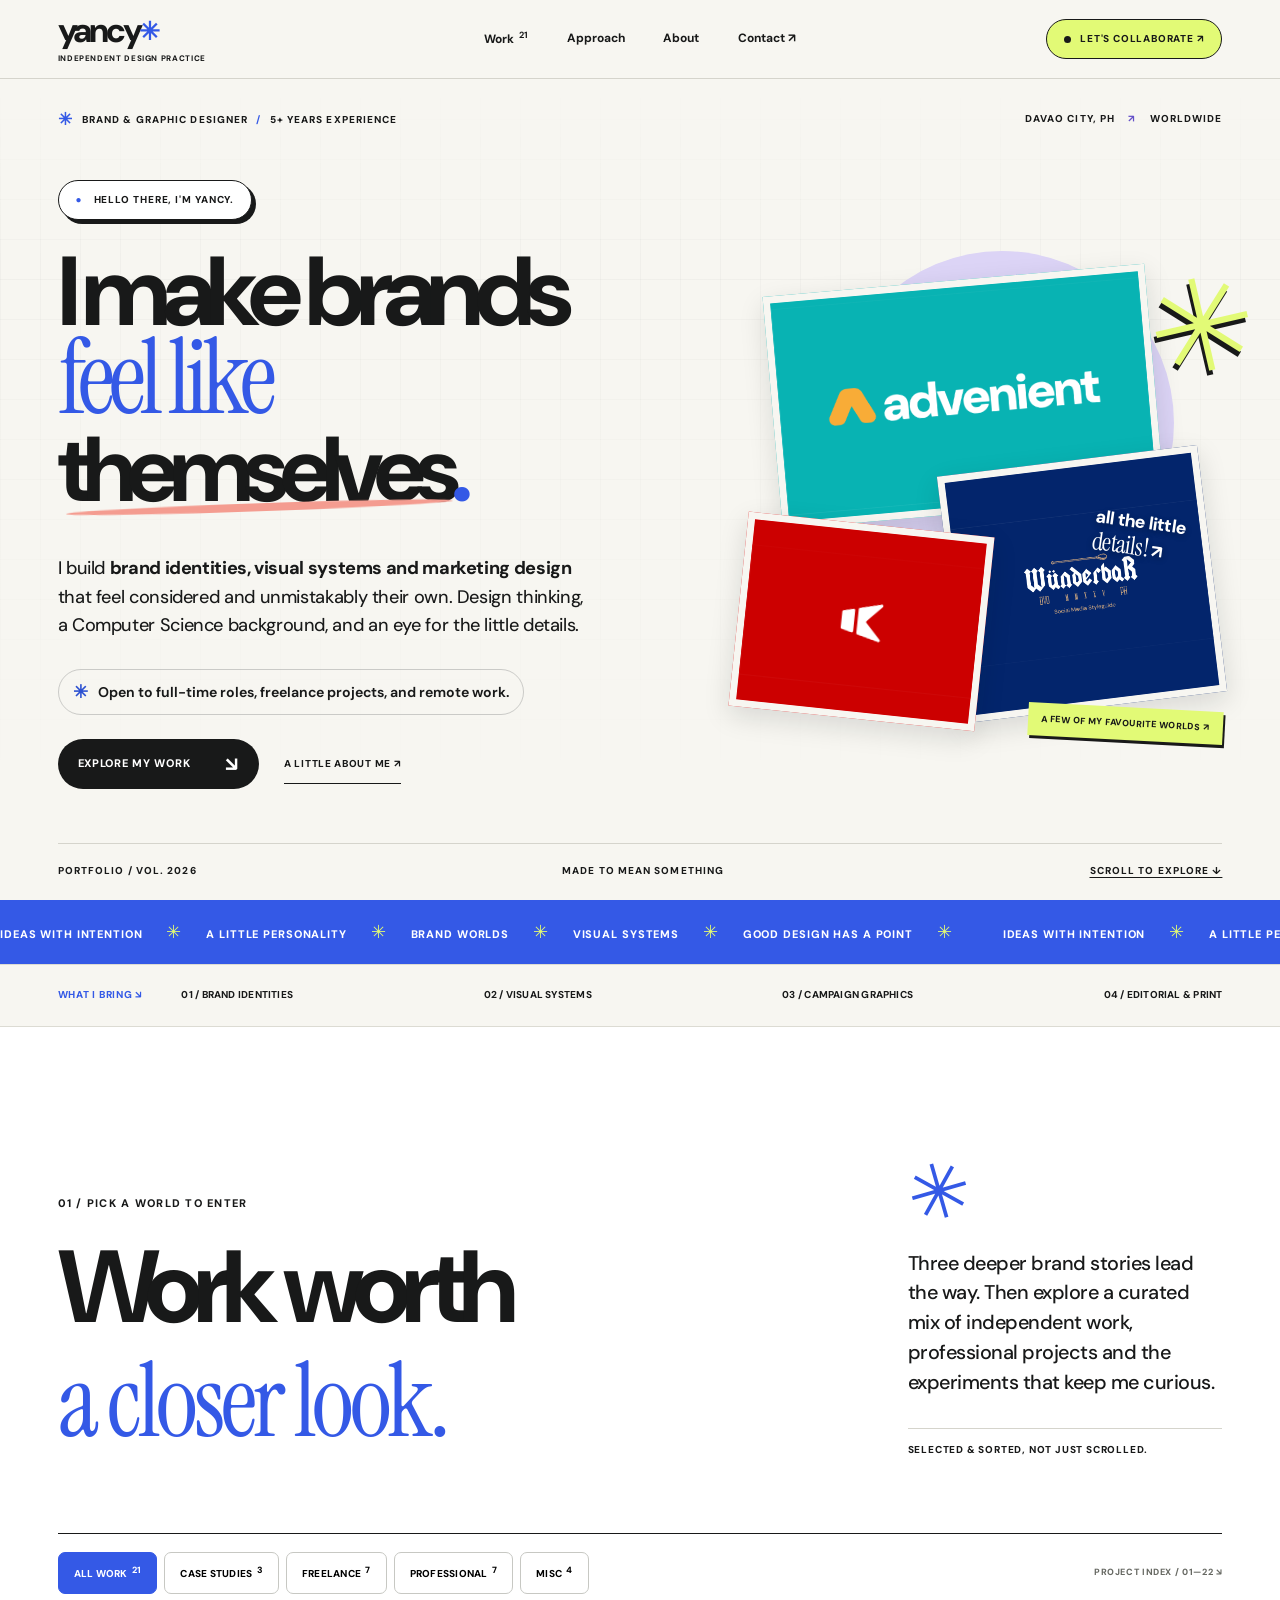
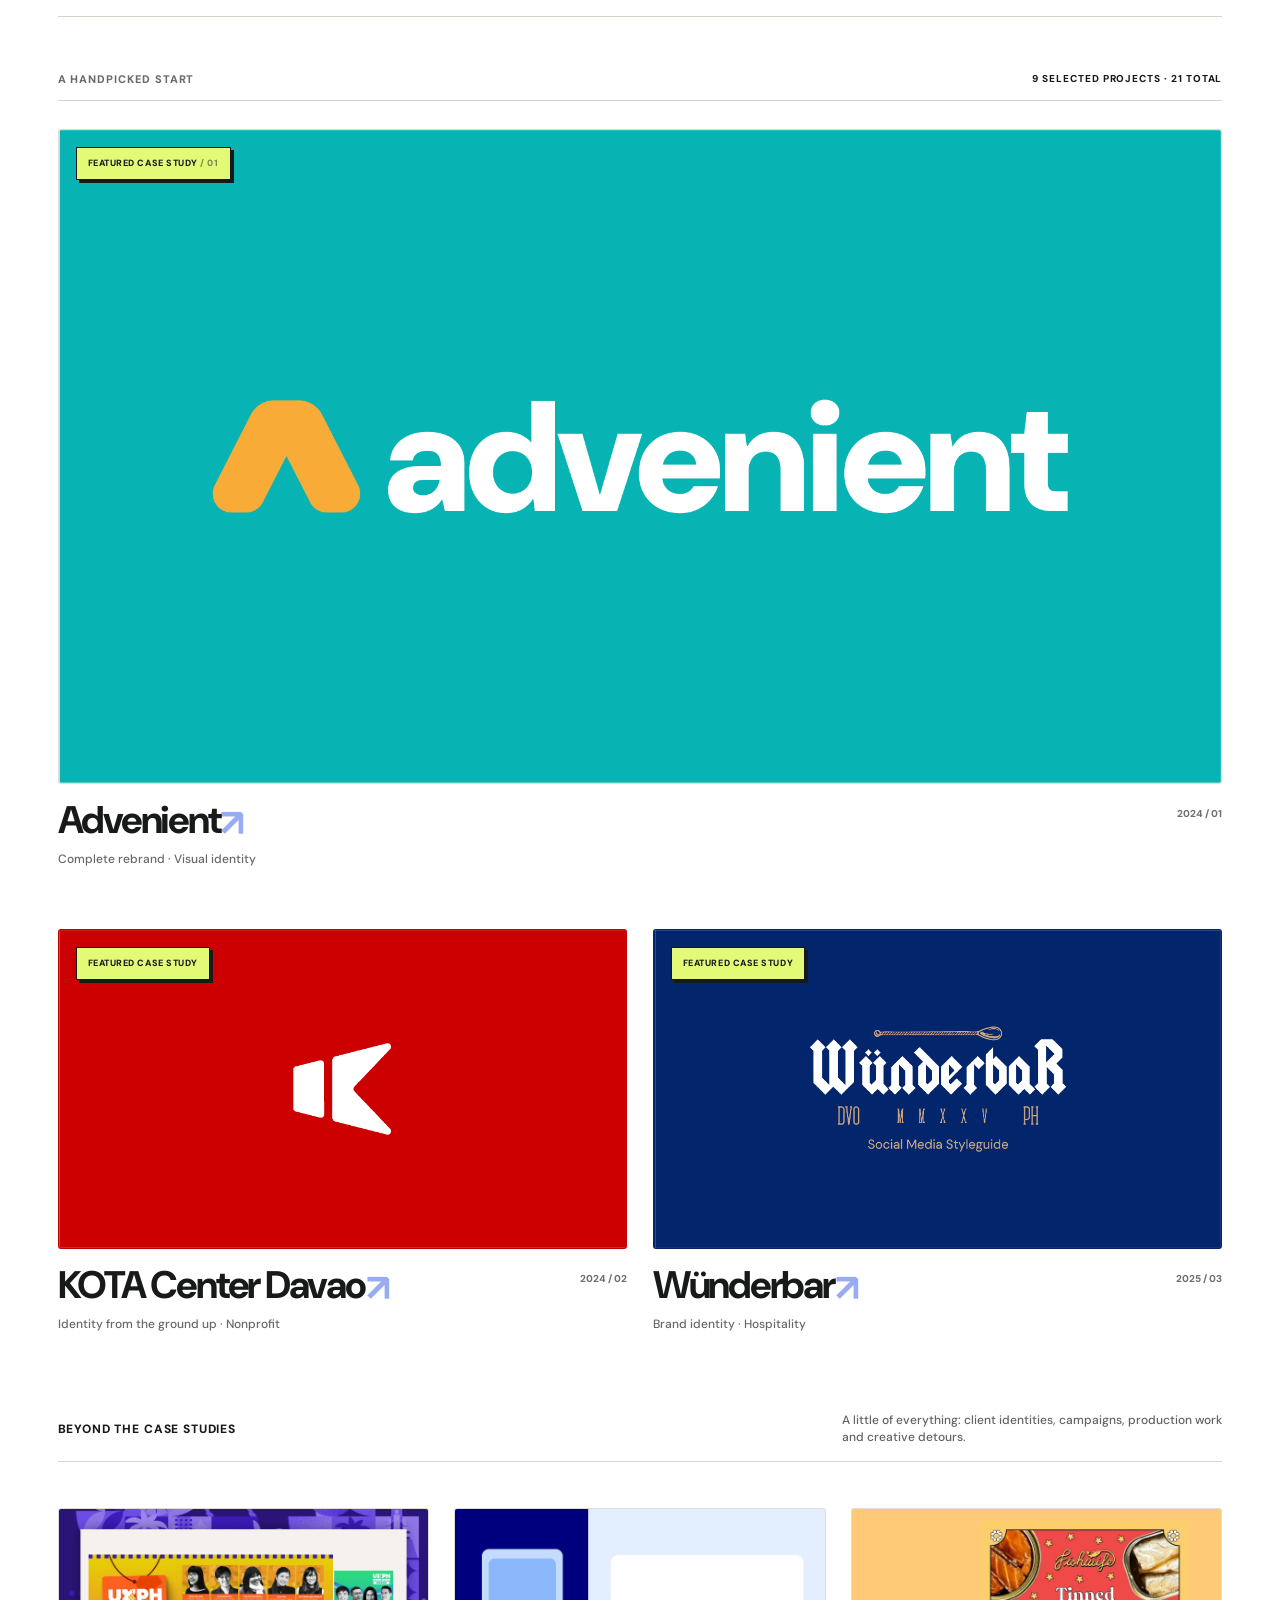
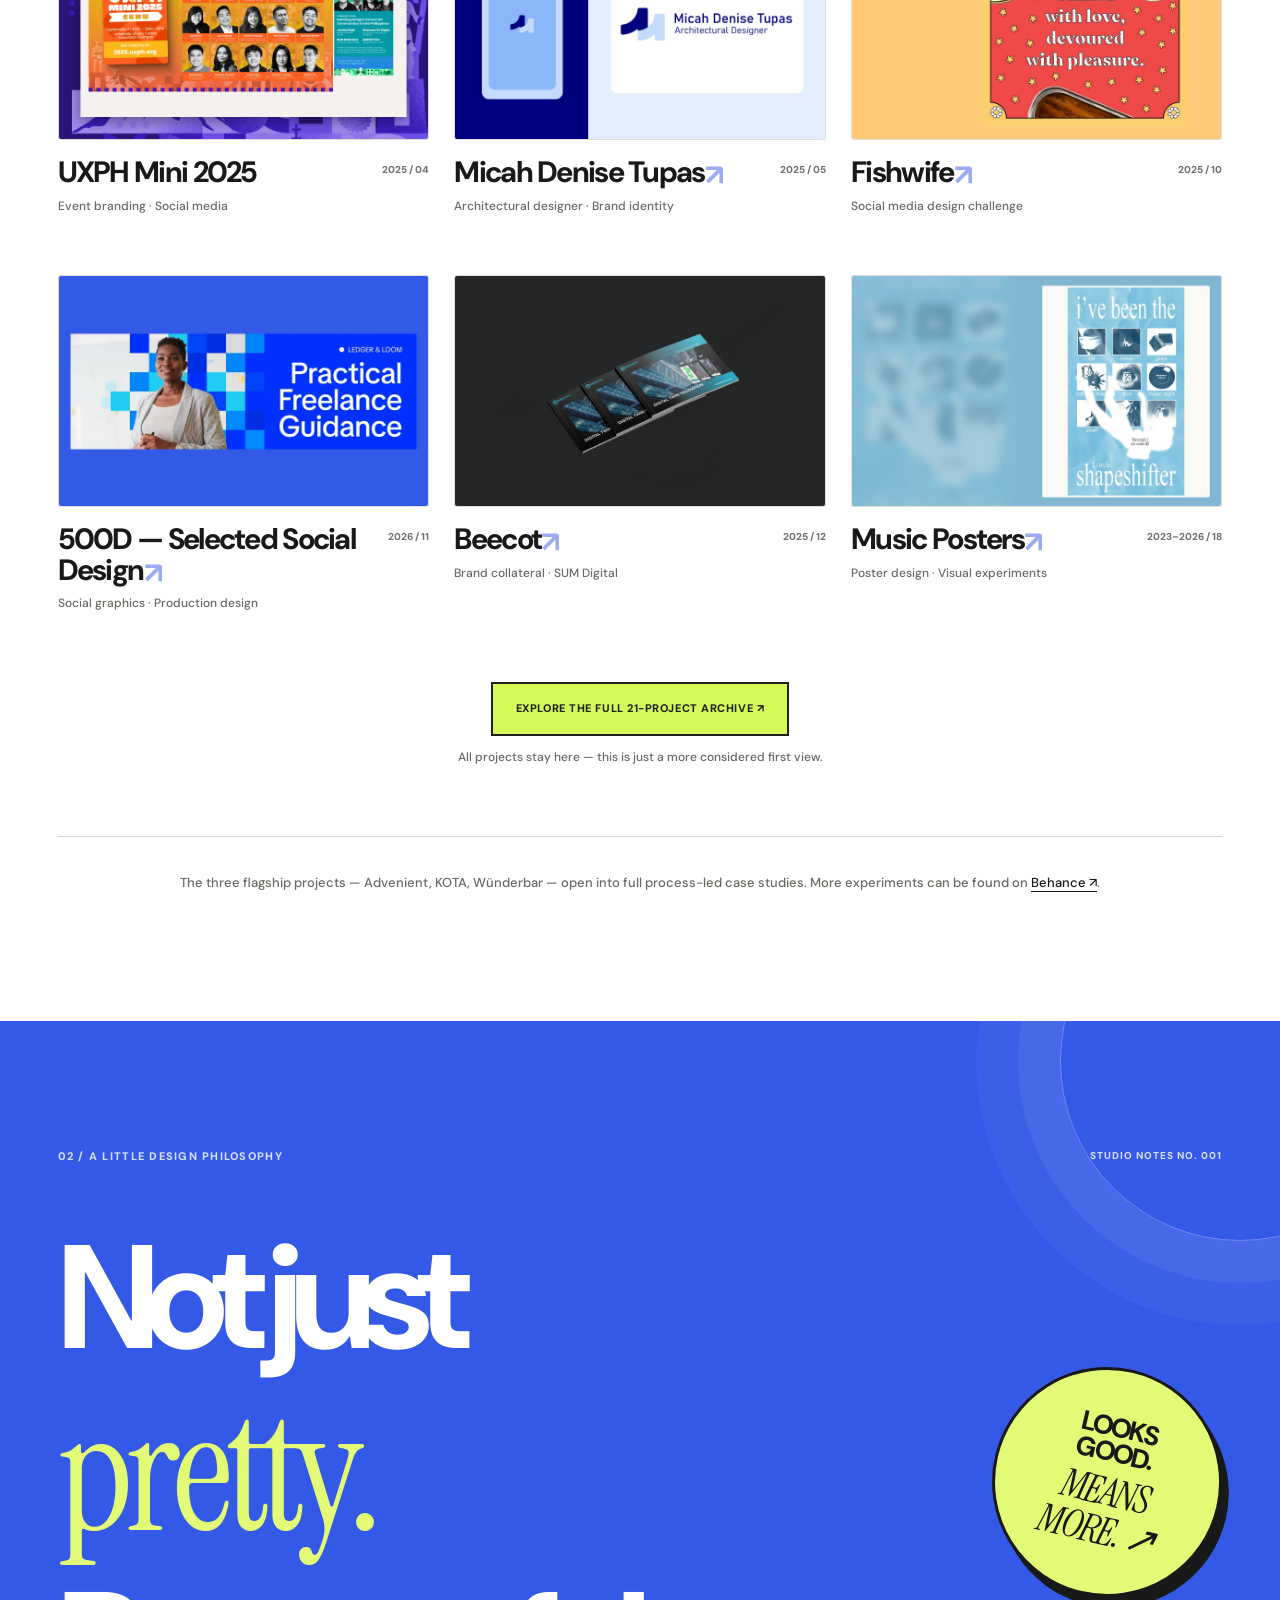
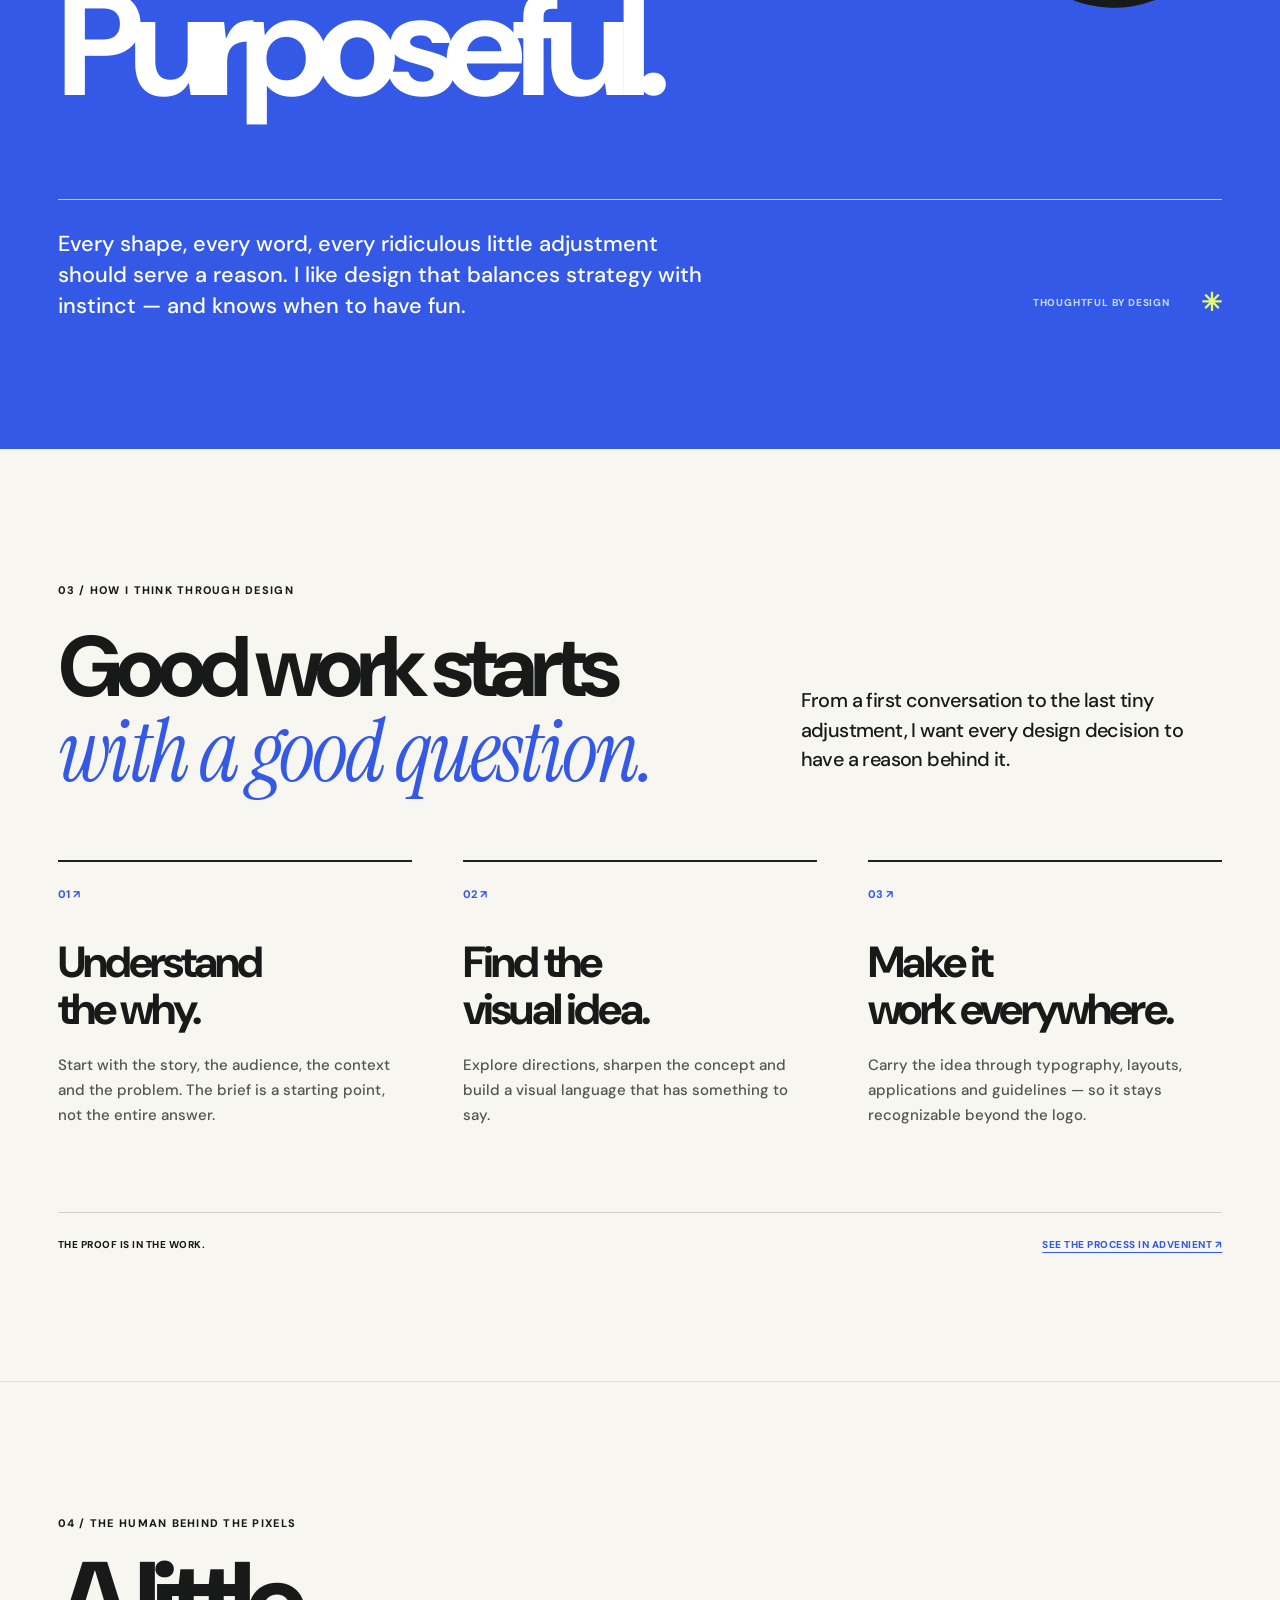
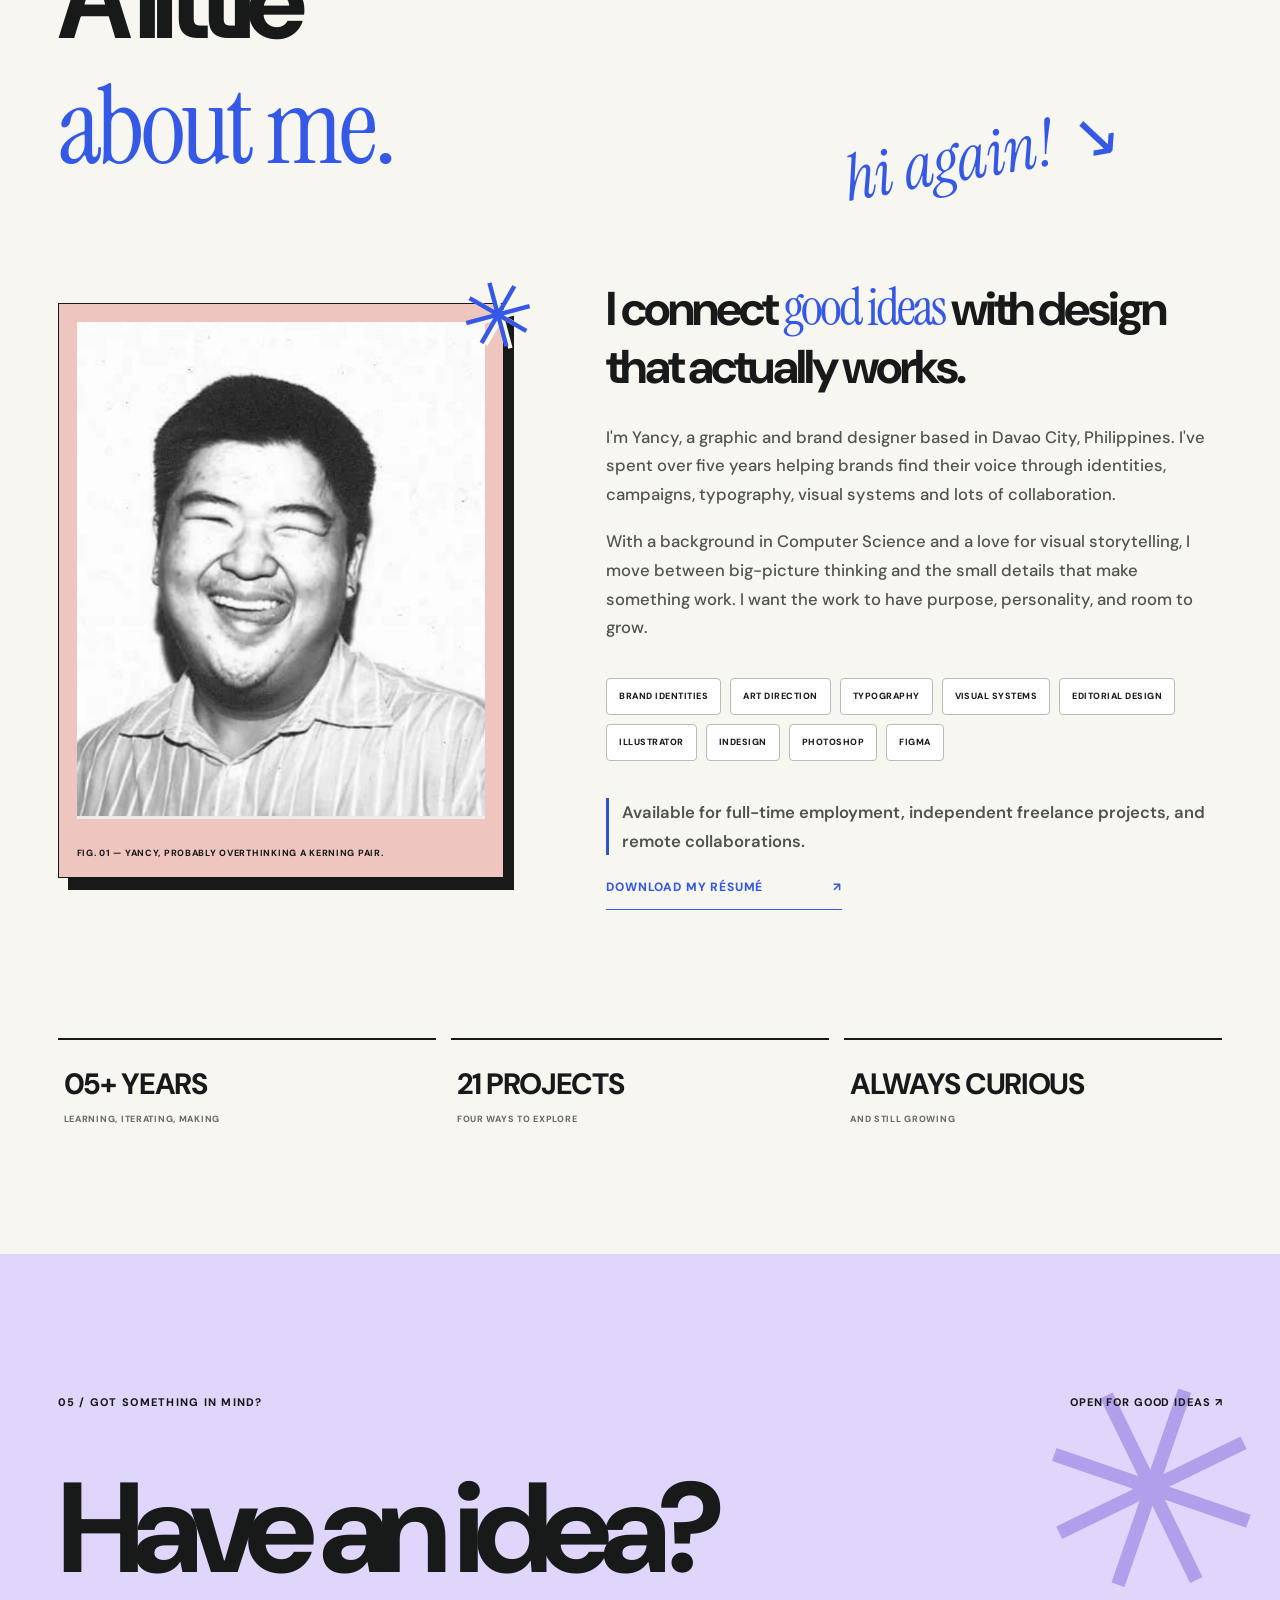
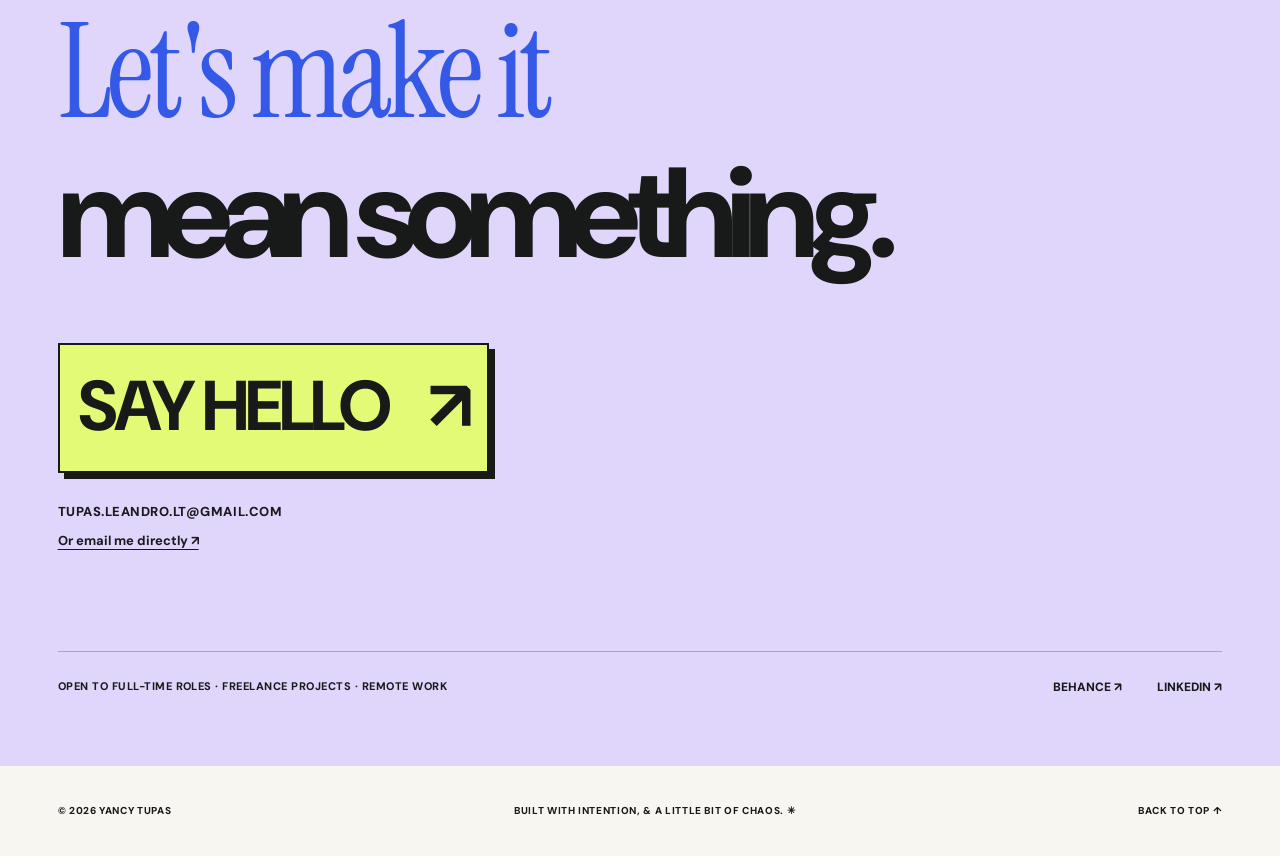
<file: index.html>
<!DOCTYPE html>

<html lang="en">
<head>
<meta charset="utf-8"/>
<meta content="width=device-width, initial-scale=1" name="viewport"/>
<meta content="#f7f6f1" name="theme-color"/>
<meta content="Yancy Tupas is a Philippine graphic and brand designer building thoughtful identities, expressive visuals and brand systems with a point of view." name="description"/>
<meta content="Yancy Tupas® — Independent Brand &amp; Graphic Designer" property="og:title"/>
<meta content="Brand identity, editorial design, art direction and good ideas that mean something." property="og:description"/>
<meta content="website" property="og:type"/>
<title>Yancy Tupas® — Independent Brand &amp; Graphic Designer</title>
<link href="https://fonts.googleapis.com" rel="preconnect"/>
<link crossorigin="" href="https://fonts.gstatic.com" rel="preconnect"/>
<link href="https://fonts.googleapis.com/css2?family=DM+Sans:wght@400;450;500;550;600;650;700;750;800&amp;family=Instrument+Serif:ital@0;1&amp;display=swap" rel="stylesheet"/>
<link href="assets/styles.css" rel="stylesheet"/>
<link href="assets/redesign.css" rel="stylesheet"/><link href="assets/interaction.css" rel="stylesheet"/>
<script defer="" src="assets/case-studies.js"></script>
<script defer="" src="assets/library-projects.js"></script>
<script defer="" src="assets/main.js"></script>
<script defer="" src="assets/interaction.js"></script><script defer="" src="assets/motion.js"></script>
<script defer="" src="assets/contact.js"></script><link href="assets/favicon.svg" rel="icon" type="image/svg+xml"/>
<link href="assets/favicon-32.png" rel="icon" sizes="32x32" type="image/png"/>
<link href="assets/apple-touch-icon.png" rel="apple-touch-icon"/>
<meta content="light" name="color-scheme"/>
<meta content="Yancy Tupas" name="author"/>
<meta content="summary_large_image" name="twitter:card"/></head>
<body class="redesign" data-page="home"><div aria-hidden="true" class="reading-progress"></div>
<a class="skip-link" href="#main">Skip to content</a>
<header class="site-header" id="top">
<a aria-label="Yancy Tupas home" class="brand-wordmark" href="index.html"><span>yancy<span class="brand-asterisk">✳</span></span><small>INDEPENDENT DESIGN PRACTICE</small></a>
<nav aria-label="Main navigation" class="desktop-nav"><a href="#work">Work <sup>21</sup></a><a href="#approach">Approach</a><a href="#about">About</a><a href="#contact">Contact ↗</a></nav>
<a aria-label="LET'S COLLABORATE ↗ — email Yancy Tupas" class="header-side" data-contact-trigger="true" href="mailto:tupas.leandro.lt@gmail.com?subject=Portfolio%20inquiry%20%E2%80%94%20Yancy%20Tupas"><span class="availability-dot"></span><span>LET'S COLLABORATE <span aria-hidden="true">↗</span></span></a>
<button aria-controls="mobile-menu" aria-expanded="false" aria-label="Open menu" class="mobile-nav-toggle" type="button"><span></span><span></span></button>
<nav aria-label="Mobile navigation" class="mobile-menu" id="mobile-menu"><a href="#work">Work ↗</a><a href="#approach">Approach ↗</a><a href="#about">About ↗</a><a href="#contact">Contact ↗</a></nav>
</header>
<main id="main">
<section aria-labelledby="hero-title" class="new-hero frame">
<div class="new-hero-top"><span><span class="hero-tiny-star">✳</span> BRAND &amp; GRAPHIC DESIGNER <b class="top-dot">/</b> 5+ YEARS EXPERIENCE</span><span>DAVAO CITY, PH <span class="muted-separator">↗</span> WORLDWIDE</span></div>
<div class="hero-layout">
<div class="hero-copy" data-reveal="">
<div class="hello-pill"><span aria-hidden="true">●</span> HELLO THERE, I'M YANCY.</div>
<h1 id="hero-title">I make brands<br/><em>feel like</em><br/><span class="hero-word">themselves<span class="hero-period">.</span></span></h1>
<p class="hero-summary">I build <strong>brand identities, visual systems and marketing design</strong> that feel considered and unmistakably their own. Design thinking, a Computer Science background, and an eye for the little details.</p><div aria-label="Current opportunities" class="hero-availability"><span aria-hidden="true" class="hero-availability-mark">✳</span><span>Open to full-time roles, freelance projects, and remote work.</span></div>
<div class="hero-actions"><a class="cta-dark" href="#work">EXPLORE MY WORK <span aria-hidden="true">↘</span></a><a class="cta-link" href="#about">A LITTLE ABOUT ME <span aria-hidden="true">↗</span></a></div>
</div>
<div aria-label="Selected visual identities from Advenient, KOTA and Wünderbar" class="hero-art" data-reveal="">
<a aria-label="Open the Advenient case study" class="hero-tile tile-advenient" href="project.html?slug=advenient"><img alt="Advenient brand visual identity" fetchpriority="high" src="assets/images/thumbnails/advenient.webp"/></a>
<a aria-label="Open the KOTA case study" class="hero-tile tile-kota" href="project.html?slug=kota"><img alt="KOTA graphic identity" src="assets/images/thumbnails/kota.webp"/></a>
<a aria-label="Open the Wünderbar case study" class="hero-tile tile-wunderbar" href="project.html?slug=wunderbar"><img alt="Wünderbar brand typography" src="assets/images/thumbnails/wunderbar.webp"/></a>
<span aria-hidden="true" class="hero-orbit">✳</span>
<span aria-hidden="true" class="hero-scribble">all the little<br/><em>details!</em> ↗</span>
<span aria-hidden="true" class="hero-art-caption">A FEW OF MY FAVOURITE WORLDS ↗</span>
</div>
</div>
<div class="hero-bottomline"><span>PORTFOLIO / VOL. 2026</span><span>MADE TO MEAN SOMETHING</span><a href="#work">SCROLL TO EXPLORE ↓</a></div>
</section>
<div aria-label="Design disciplines" class="ticker"><div aria-hidden="true" class="ticker-track"><span>IDEAS WITH INTENTION <b>✳</b> A LITTLE PERSONALITY <b>✳</b> BRAND WORLDS <b>✳</b> VISUAL SYSTEMS <b>✳</b> GOOD DESIGN HAS A POINT <b>✳</b></span><span>IDEAS WITH INTENTION <b>✳</b> A LITTLE PERSONALITY <b>✳</b> BRAND WORLDS <b>✳</b> VISUAL SYSTEMS <b>✳</b> GOOD DESIGN HAS A POINT <b>✳</b></span></div></div>
<section aria-label="Design expertise" class="capability-ribbon frame"><span class="capability-intro">WHAT I BRING ↘</span><div class="capability-items"><span>01 / BRAND IDENTITIES</span><span>02 / VISUAL SYSTEMS</span><span>03 / CAMPAIGN GRAPHICS</span><span>04 / EDITORIAL &amp; PRINT</span></div></section><section class="work-section frame section-pad" id="work">
<div class="work-intro" data-reveal=""><div><span class="eyebrow">01 / PICK A WORLD TO ENTER</span><h2>Work worth<br/><em>a closer look.</em></h2></div><div class="work-intro-aside"><span aria-hidden="true" class="asterisk-doodle">✳</span><p>Three deeper brand stories lead the way. Then explore a curated mix of independent work, professional projects and the experiments that keep me curious.</p><span class="aside-foot">SELECTED &amp; SORTED, NOT JUST SCROLLED.</span></div></div>
<div class="work-toolbar"><div aria-label="Filter portfolio projects" class="work-filters" role="group"><button aria-pressed="true" class="filter-button active" data-filter="all">ALL WORK <sup>21</sup></button><button aria-pressed="false" class="filter-button" data-filter="case-study">CASE STUDIES <sup>3</sup></button><button aria-pressed="false" class="filter-button" data-filter="freelance">FREELANCE <sup>7</sup></button><button aria-pressed="false" class="filter-button" data-filter="professional">PROFESSIONAL <sup>7</sup></button><button aria-pressed="false" class="filter-button" data-filter="misc">MISC <sup>4</sup></button></div><span class="work-count">PROJECT INDEX / 01—22 ↘</span></div>
<p class="project-group-note" id="project-gallery-intro">A HANDPICKED START<span aria-live="polite" id="gallery-status">9 SELECTED PROJECTS · 21 IN THE ARCHIVE</span></p><div class="project-grid" id="projects"><a class="project-card" data-category="case-study" data-curated="true" data-index="01" data-slug="advenient" href="project.html?slug=advenient"><div class="project-image project-image--a"><span class="featured-label">FEATURED CASE STUDY</span><img alt="Advenient white wordmark and orange brand symbol on teal" decoding="async" height="1081" loading="eager" src="assets/images/thumbnails/advenient.webp" width="1921"/><span class="project-image-action">VIEW PROJECT ↗</span></div><div class="project-details"><div><h3>Advenient <span class="project-title-icon">↗</span></h3><p>Complete rebrand · Visual identity</p></div><span>2024 / 01</span></div></a>
<a class="project-card" data-category="case-study" data-curated="true" data-index="02" data-slug="kota" href="project.html?slug=kota"><div class="project-image project-image--b"><span class="featured-label">FEATURED CASE STUDY</span><img alt="KOTA white geometric logo on a red background" decoding="async" height="1081" loading="eager" src="assets/images/thumbnails/kota.webp" width="1921"/><span class="project-image-action">VIEW PROJECT ↗</span></div><div class="project-details"><div><h3>KOTA Center Davao <span class="project-title-icon">↗</span></h3><p>Identity from the ground up · Nonprofit</p></div><span>2024 / 02</span></div></a>
<a class="project-card" data-category="case-study" data-curated="true" data-index="03" data-slug="wunderbar" href="project.html?slug=wunderbar"><div class="project-image project-image--c"><span class="featured-label">FEATURED CASE STUDY</span><img alt="Wünderbar white gothic wordmark on a navy background with gold cocktail spoon" decoding="async" height="1081" loading="lazy" src="assets/images/thumbnails/wunderbar.webp" width="1921"/><span class="project-image-action">VIEW PROJECT ↗</span></div><div class="project-details"><div><h3>Wünderbar <span class="project-title-icon">↗</span></h3><p>Brand identity · Hospitality</p></div><span>2025 / 03</span></div></a><div aria-hidden="true" class="project-break" id="project-break"><span>BEYOND THE CASE STUDIES</span><p>A little of everything: client identities, campaigns, production work and creative detours.</p></div>
<a class="project-card" data-category="freelance" data-curated="true" data-index="04" data-slug="uxph" href="project.html?slug=uxph"><div class="project-image project-image--d"><img alt="UXPH Mini 2025: colorful multi-city event graphics and speaker announcement designs" decoding="async" height="1000" loading="lazy" src="assets/images/thumbnails/uxph.webp" width="1600"/><span class="project-image-action">VIEW PROJECT ↗</span></div><div class="project-details"><div><h3>UXPH Mini 2025</h3><p>Event branding · Social media</p></div><span>2025 / 04</span></div></a>
<a class="project-card" data-category="freelance" data-curated="true" data-index="05" data-slug="micah" href="project.html?slug=micah"><div class="project-image project-image--e"><img alt="Micah Denise Tupas architectural designer — navy and blue logomark identity" decoding="async" height="1000" loading="lazy" src="assets/images/thumbnails/micah.webp" width="1600"/><span class="project-image-action">VIEW PROJECT ↗</span></div><div class="project-details"><div><h3>Micah Denise Tupas <span class="project-title-icon">↗</span></h3><p>Architectural designer · Brand identity</p></div><span>2025 / 05</span></div></a>
<a class="project-card" data-category="freelance" data-index="06" data-slug="backstage" href="project.html?slug=backstage"><div class="project-image project-image--g"><img alt="BACKSTAGE: Logo design · Exploration" decoding="async" height="1000" loading="lazy" src="assets/images/thumbnails/backstage.webp" width="1600"/><span class="project-image-action">VIEW PROJECT ↗</span></div><div class="project-details"><div><h3>BACKSTAGE <span class="project-title-icon">↗</span></h3><p>Logo design · Exploration</p></div><span>2026 / 06</span></div></a>
<a class="project-card" data-category="freelance" data-index="07" data-slug="cote" href="project.html?slug=cote"><div class="project-image project-image--h"><img alt="COTE: Social media design challenge" decoding="async" height="1000" loading="lazy" src="assets/images/thumbnails/cote.webp" width="1600"/><span class="project-image-action">VIEW PROJECT ↗</span></div><div class="project-details"><div><h3>COTE <span class="project-title-icon">↗</span></h3><p>Social media design challenge</p></div><span>2025 / 07</span></div></a>
<a class="project-card" data-category="freelance" data-index="08" data-slug="ingenuity" href="project.html?slug=ingenuity"><div class="project-image project-image--i"><img alt="Ingenuity: Brand design challenge" decoding="async" height="1000" loading="lazy" src="assets/images/thumbnails/ingenuity.webp" width="1600"/><span class="project-image-action">VIEW PROJECT ↗</span></div><div class="project-details"><div><h3>Ingenuity <span class="project-title-icon">↗</span></h3><p>Brand design challenge</p></div><span>2025 / 08</span></div></a>
<a class="project-card" data-category="freelance" data-index="09" data-slug="bire" href="project.html?slug=bire"><div class="project-image project-image--a"><img alt="Bire Real Estate: Brand design challenge" decoding="async" height="1000" loading="lazy" src="assets/images/thumbnails/bire.webp" width="1600"/><span class="project-image-action">VIEW PROJECT ↗</span></div><div class="project-details"><div><h3>Bire Real Estate <span class="project-title-icon">↗</span></h3><p>Brand design challenge</p></div><span>2025 / 09</span></div></a>
<a class="project-card" data-category="freelance" data-curated="true" data-index="10" data-slug="fishwife" href="project.html?slug=fishwife"><div class="project-image project-image--b"><img alt="Fishwife: Social media design challenge" decoding="async" height="1000" loading="lazy" src="assets/images/thumbnails/fishwife.webp" width="1600"/><span class="project-image-action">VIEW PROJECT ↗</span></div><div class="project-details"><div><h3>Fishwife <span class="project-title-icon">↗</span></h3><p>Social media design challenge</p></div><span>2025 / 10</span></div></a>
<a class="project-card" data-category="professional" data-curated="true" data-index="11" data-slug="500d" href="project.html?slug=500d"><div class="project-image project-image--c"><img alt="500D: Graphic design for social media, digital campaigns and format adaptations" decoding="async" height="1000" loading="lazy" src="assets/images/thumbnails/500d.webp" width="1600"/><span class="project-image-action">VIEW PROJECT ↗</span></div><div class="project-details"><div><h3>500D — Selected Social Design <span class="project-title-icon">↗</span></h3><p>Social graphics · Production design</p></div><span>2026 / 11</span></div></a>
<a class="project-card" data-category="professional" data-curated="true" data-index="12" data-slug="beecot" href="project.html?slug=beecot"><div class="project-image project-image--c"><img alt="Beecot: Brand collateral · SUM Digital" decoding="async" height="1000" loading="lazy" src="assets/images/thumbnails/beecot.webp" width="1600"/><span class="project-image-action">VIEW PROJECT ↗</span></div><div class="project-details"><div><h3>Beecot <span class="project-title-icon">↗</span></h3><p>Brand collateral · SUM Digital</p></div><span>2025 / 12</span></div></a>
<a class="project-card" data-category="professional" data-index="13" data-slug="burtkadoos" href="project.html?slug=burtkadoos"><div class="project-image project-image--d"><img alt="Burtkadoos: Social graphics · SUM Digital" decoding="async" height="1000" loading="lazy" src="assets/images/thumbnails/burtkadoos.webp" width="1600"/><span class="project-image-action">VIEW PROJECT ↗</span></div><div class="project-details"><div><h3>Burtkadoos <span class="project-title-icon">↗</span></h3><p>Social graphics · SUM Digital</p></div><span>2025 / 13</span></div></a>
<a class="project-card" data-category="professional" data-index="14" data-slug="doorless" href="project.html?slug=doorless"><div class="project-image project-image--e"><img alt="Doorless: Editorial playbook · SUM Digital" decoding="async" height="1000" loading="lazy" src="assets/images/thumbnails/doorless.webp" width="1600"/><span class="project-image-action">VIEW PROJECT ↗</span></div><div class="project-details"><div><h3>Doorless <span class="project-title-icon">↗</span></h3><p>Editorial playbook · SUM Digital</p></div><span>2025 / 14</span></div></a>
<a class="project-card" data-category="professional" data-index="15" data-slug="insifr" href="project.html?slug=insifr"><div class="project-image project-image--f"><img alt="Insifr: Digital collateral · SUM Digital" decoding="async" height="1000" loading="lazy" src="assets/images/thumbnails/insifr.webp" width="1600"/><span class="project-image-action">VIEW PROJECT ↗</span></div><div class="project-details"><div><h3>Insifr <span class="project-title-icon">↗</span></h3><p>Digital collateral · SUM Digital</p></div><span>2025 / 15</span></div></a>
<a class="project-card" data-category="professional" data-index="16" data-slug="move-to-happiness" href="project.html?slug=move-to-happiness"><div class="project-image project-image--g"><img alt="Move to Happiness: Editorial design · SUM Digital" decoding="async" height="1000" loading="lazy" src="assets/images/thumbnails/move-to-happiness.webp" width="1600"/><span class="project-image-action">VIEW PROJECT ↗</span></div><div class="project-details"><div><h3>Move to Happiness <span class="project-title-icon">↗</span></h3><p>Editorial design · SUM Digital</p></div><span>2025 / 16</span></div></a>
<a class="project-card" data-category="professional" data-index="17" data-slug="pionative" href="project.html?slug=pionative"><div class="project-image project-image--h"><img alt="Pionative: Campaign graphics · SUM Digital" decoding="async" height="1000" loading="lazy" src="assets/images/thumbnails/pionative.webp" width="1600"/><span class="project-image-action">VIEW PROJECT ↗</span></div><div class="project-details"><div><h3>Pionative <span class="project-title-icon">↗</span></h3><p>Campaign graphics · SUM Digital</p></div><span>2025 / 17</span></div></a>
<a class="project-card" data-category="misc" data-curated="true" data-index="18" data-slug="music" href="project.html?slug=music"><div class="project-image project-image--i"><img alt="Music Posters: Poster design · Visual experiments" decoding="async" height="1000" loading="lazy" src="assets/images/thumbnails/music.webp" width="1600"/><span class="project-image-action">VIEW PROJECT ↗</span></div><div class="project-details"><div><h3>Music Posters <span class="project-title-icon">↗</span></h3><p>Poster design · Visual experiments</p></div><span>2023–2026 / 18</span></div></a>
<a class="project-card" data-category="misc" data-index="19" data-slug="stickers" href="project.html?slug=stickers"><div class="project-image project-image--a"><img alt="Sticker Designs: Illustration · Graphic motifs" decoding="async" height="1000" loading="lazy" src="assets/images/thumbnails/stickers.webp" width="1600"/><span class="project-image-action">VIEW PROJECT ↗</span></div><div class="project-details"><div><h3>Sticker Designs <span class="project-title-icon">↗</span></h3><p>Illustration · Graphic motifs</p></div><span>2026 / 19</span></div></a>
<a class="project-card" data-category="misc" data-index="20" data-slug="tramp-stamps" href="project.html?slug=tramp-stamps"><div class="project-image project-image--b"><img alt="Tramp Stamps: Personal graphic experiments" decoding="async" height="1000" loading="lazy" src="assets/images/thumbnails/tramp-stamps.webp" width="1600"/><span class="project-image-action">VIEW PROJECT ↗</span></div><div class="project-details"><div><h3>Tramp Stamps <span class="project-title-icon">↗</span></h3><p>Personal graphic experiments</p></div><span>2026 / 20</span></div></a>
<a class="project-card" data-category="misc" data-index="21" data-slug="japanese-type" href="project.html?slug=japanese-type"><div class="project-image project-image--c"><img alt="Japanese Typography Study: Lettering · Typography exploration" decoding="async" height="1000" loading="lazy" src="assets/images/thumbnails/japanese-type.webp" width="1600"/><span class="project-image-action">VIEW PROJECT ↗</span></div><div class="project-details"><div><h3>Japanese Typography Study <span class="project-title-icon">↗</span></h3><p>Lettering · Typography exploration</p></div><span>2026 / 21</span></div></a></div><div class="archive-controls" id="archive-controls"><button aria-controls="projects" aria-expanded="false" class="archive-toggle" id="archive-toggle" type="button">EXPLORE THE FULL 21-PROJECT ARCHIVE <span aria-hidden="true">↗</span></button><p>All projects stay here — this is just a more considered first view.</p></div>
<p class="work-footnote">The three flagship projects — Advenient, KOTA, Wünderbar — open into full process-led case studies. More experiments can be found on <a href="https://www.behance.net/leandrotupas" rel="noopener noreferrer" target="_blank">Behance ↗</a>.</p>
</section>
<section aria-labelledby="manifesto-title" class="manifesto section-pad"><div class="frame manifesto-content"><div class="manifesto-topline"><span class="eyebrow">02 / A LITTLE DESIGN PHILOSOPHY</span><span>STUDIO NOTES NO. 001</span></div><div class="manifesto-head"><h2 id="manifesto-title">Not just<br/><em>pretty.</em><br/>Purposeful.</h2><div class="manifesto-sticker"><span>LOOKS<br/>GOOD.</span><span>MEANS<br/>MORE. ↗</span></div></div><div class="manifesto-foot"><p>Every shape, every word, every ridiculous little adjustment should serve a reason. I like design that balances strategy with instinct — and knows when to have fun.</p><div class="manifesto-index">THOUGHTFUL BY DESIGN <span>✳</span></div></div></div></section>
<section aria-labelledby="approach-heading" class="approach-section frame section-pad" id="approach"><div class="approach-heading"><div><span class="eyebrow">03 / HOW I THINK THROUGH DESIGN</span><h2 id="approach-heading">Good work starts<br/><em>with a good question.</em></h2></div><p>From a first conversation to the last tiny adjustment, I want every design decision to have a reason behind it.</p></div><div class="approach-steps"><article><span class="approach-num">01 ↗</span><h3>Understand<br/>the why.</h3><p>Start with the story, the audience, the context and the problem. The brief is a starting point, not the entire answer.</p></article><article><span class="approach-num">02 ↗</span><h3>Find the<br/>visual idea.</h3><p>Explore directions, sharpen the concept and build a visual language that has something to say.</p></article><article><span class="approach-num">03 ↗</span><h3>Make it<br/>work everywhere.</h3><p>Carry the idea through typography, layouts, applications and guidelines — so it stays recognizable beyond the logo.</p></article></div><div class="approach-end"><span>THE PROOF IS IN THE WORK.</span><a href="project.html?slug=advenient">SEE THE PROCESS IN ADVENIENT <span aria-hidden="true">↗</span></a></div></section><section class="about-section frame section-pad" id="about"><div class="section-heading about-heading" data-reveal=""><div><span class="eyebrow">04 / THE HUMAN BEHIND THE PIXELS</span><h2>A little<br/><em>about me.</em></h2></div><span aria-hidden="true" class="about-greeting">hi again! ↘</span></div><div class="about-grid"><div class="about-photo-card" data-reveal=""><img alt="Black and white portrait of Yancy smiling" loading="lazy" src="assets/images/portrait-smile.webp"/><span class="photo-annotation">FIG. 01 — YANCY, PROBABLY OVERTHINKING A KERNING PAIR.</span><span aria-hidden="true" class="photo-spark">✳</span></div><div class="about-content" data-reveal=""><p class="about-lead">I connect <em>good ideas</em> with design that actually works.</p><p>I'm Yancy, a graphic and brand designer based in Davao City, Philippines. I've spent over five years helping brands find their voice through identities, campaigns, typography, visual systems and lots of collaboration.</p><p>With a background in Computer Science and a love for visual storytelling, I move between big-picture thinking and the small details that make something work. I want the work to have purpose, personality, and room to grow.</p><div aria-label="Design specialties" class="skill-cloud"><span>BRAND IDENTITIES</span><span>ART DIRECTION</span><span>TYPOGRAPHY</span><span>VISUAL SYSTEMS</span><span>EDITORIAL DESIGN</span><span>ILLUSTRATOR</span><span>INDESIGN</span><span>PHOTOSHOP</span><span>FIGMA</span></div><p class="about-availability">Available for full-time employment, independent freelance projects, and remote collaborations.</p><a class="text-action" download="" href="assets/leandro-miguel-tupas-resume.pdf">DOWNLOAD MY RÉSUMÉ <span aria-hidden="true">↗</span></a></div></div>
<div class="experience-bar"><div><span>05+ YEARS</span><small>LEARNING, ITERATING, MAKING</small></div><div><span>21 PROJECTS</span><small>FOUR WAYS TO EXPLORE</small></div><div><span>ALWAYS CURIOUS</span><small>AND STILL GROWING</small></div></div>
</section>
<section class="contact-section" id="contact"><div class="frame contact-inner"><div class="contact-header"><span class="eyebrow">05 / GOT SOMETHING IN MIND?</span><span>OPEN FOR GOOD IDEAS ↗</span></div><h2>Have an idea?<br/><em>Let's make it</em><br/>mean something.</h2><a aria-label="SAY HELLO ↗ — email Yancy Tupas" class="contact-email" data-contact-trigger="true" href="mailto:tupas.leandro.lt@gmail.com?subject=Portfolio%20inquiry%20%E2%80%94%20Yancy%20Tupas">SAY HELLO <span aria-hidden="true">↗</span></a><div class="contact-address">TUPAS.LEANDRO.LT@GMAIL.COM</div><a class="direct-email-link" href="mailto:tupas.leandro.lt@gmail.com">Or email me directly ↗</a><div class="contact-footer"><p>OPEN TO FULL-TIME ROLES · FREELANCE PROJECTS · REMOTE WORK</p><div class="contact-social"><a href="https://www.behance.net/leandrotupas" rel="noopener noreferrer" target="_blank">BEHANCE ↗</a><a href="https://www.linkedin.com/in/lmbtupas/" rel="noopener noreferrer" target="_blank">LINKEDIN ↗</a></div></div></div></section>
</main>
<footer class="site-footer frame"><span>© <span id="year">2026</span> YANCY TUPAS</span><span>BUILT WITH INTENTION, &amp; A LITTLE BIT OF CHAOS. ✳</span><a href="#top">BACK TO TOP ↑</a></footer>
<dialog aria-describedby="contact-dialog-desc" aria-labelledby="contact-dialog-title" class="contact-dialog" id="contact-dialog"><div class="contact-modal"><div class="contact-modal-top"><span>✳   START A CONVERSATION</span><button aria-label="Close contact options" class="contact-modal-close" type="button">×</button></div><h2 id="contact-dialog-title">Let's make<br/><em>something good.</em></h2><p id="contact-dialog-desc">Send an opportunity, collaboration idea or a simple hello. Choose whichever way works for you.</p><div class="contact-email-display">tupas.leandro.lt@gmail.com</div><div class="contact-modal-options"><a class="contact-option primary" href="mailto:tupas.leandro.lt@gmail.com?subject=Portfolio%20inquiry%20%E2%80%94%20Yancy%20Tupas">OPEN MY EMAIL APP <span aria-hidden="true">↗</span></a><a class="contact-option" href="https://mail.google.com/mail/?view=cm&amp;fs=1&amp;to=tupas.leandro.lt@gmail.com&amp;su=Portfolio%20inquiry%20%E2%80%94%20Yancy%20Tupas" rel="noopener noreferrer" target="_blank">COMPOSE IN GMAIL <span aria-hidden="true">↗</span></a><button class="contact-option contact-copy" type="button">COPY EMAIL ADDRESS <span aria-hidden="true">⧉</span></button></div><p aria-live="polite" class="contact-feedback" role="status"></p></div></dialog></body>
</html>
</file>
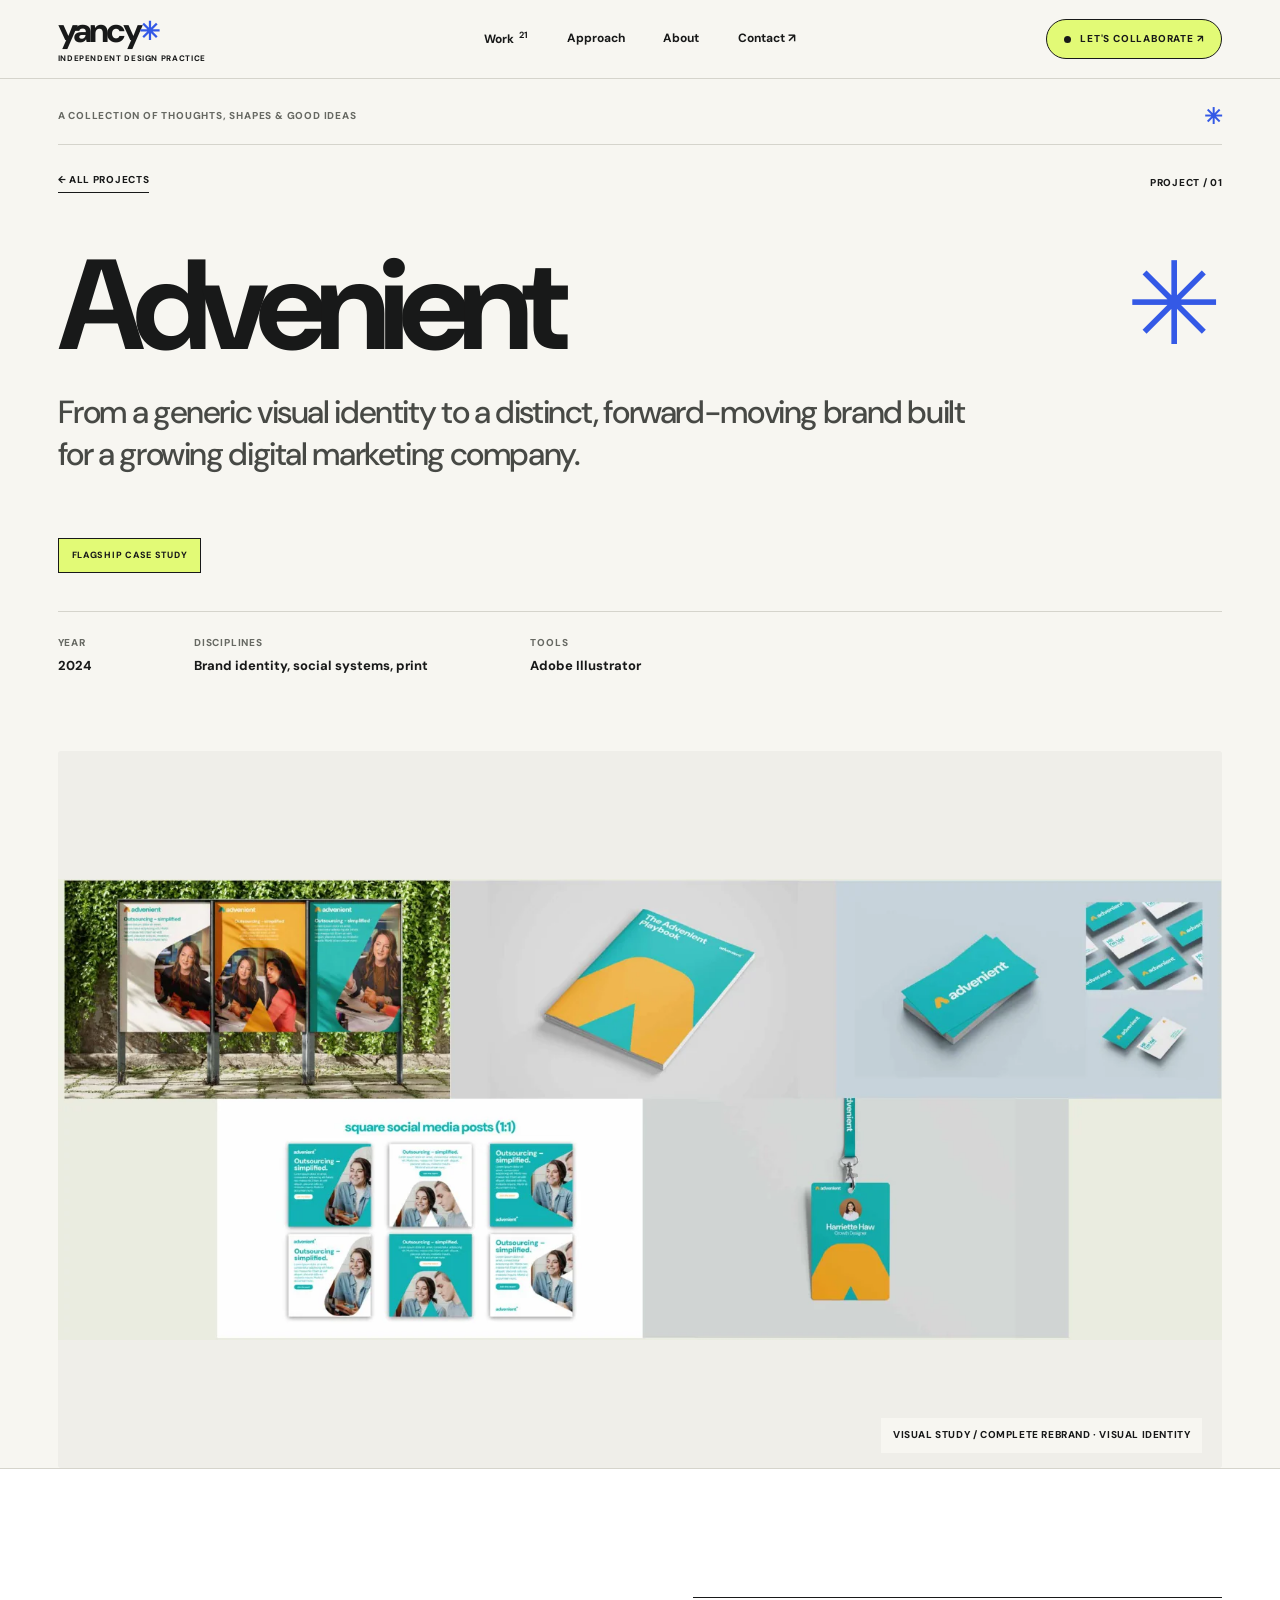
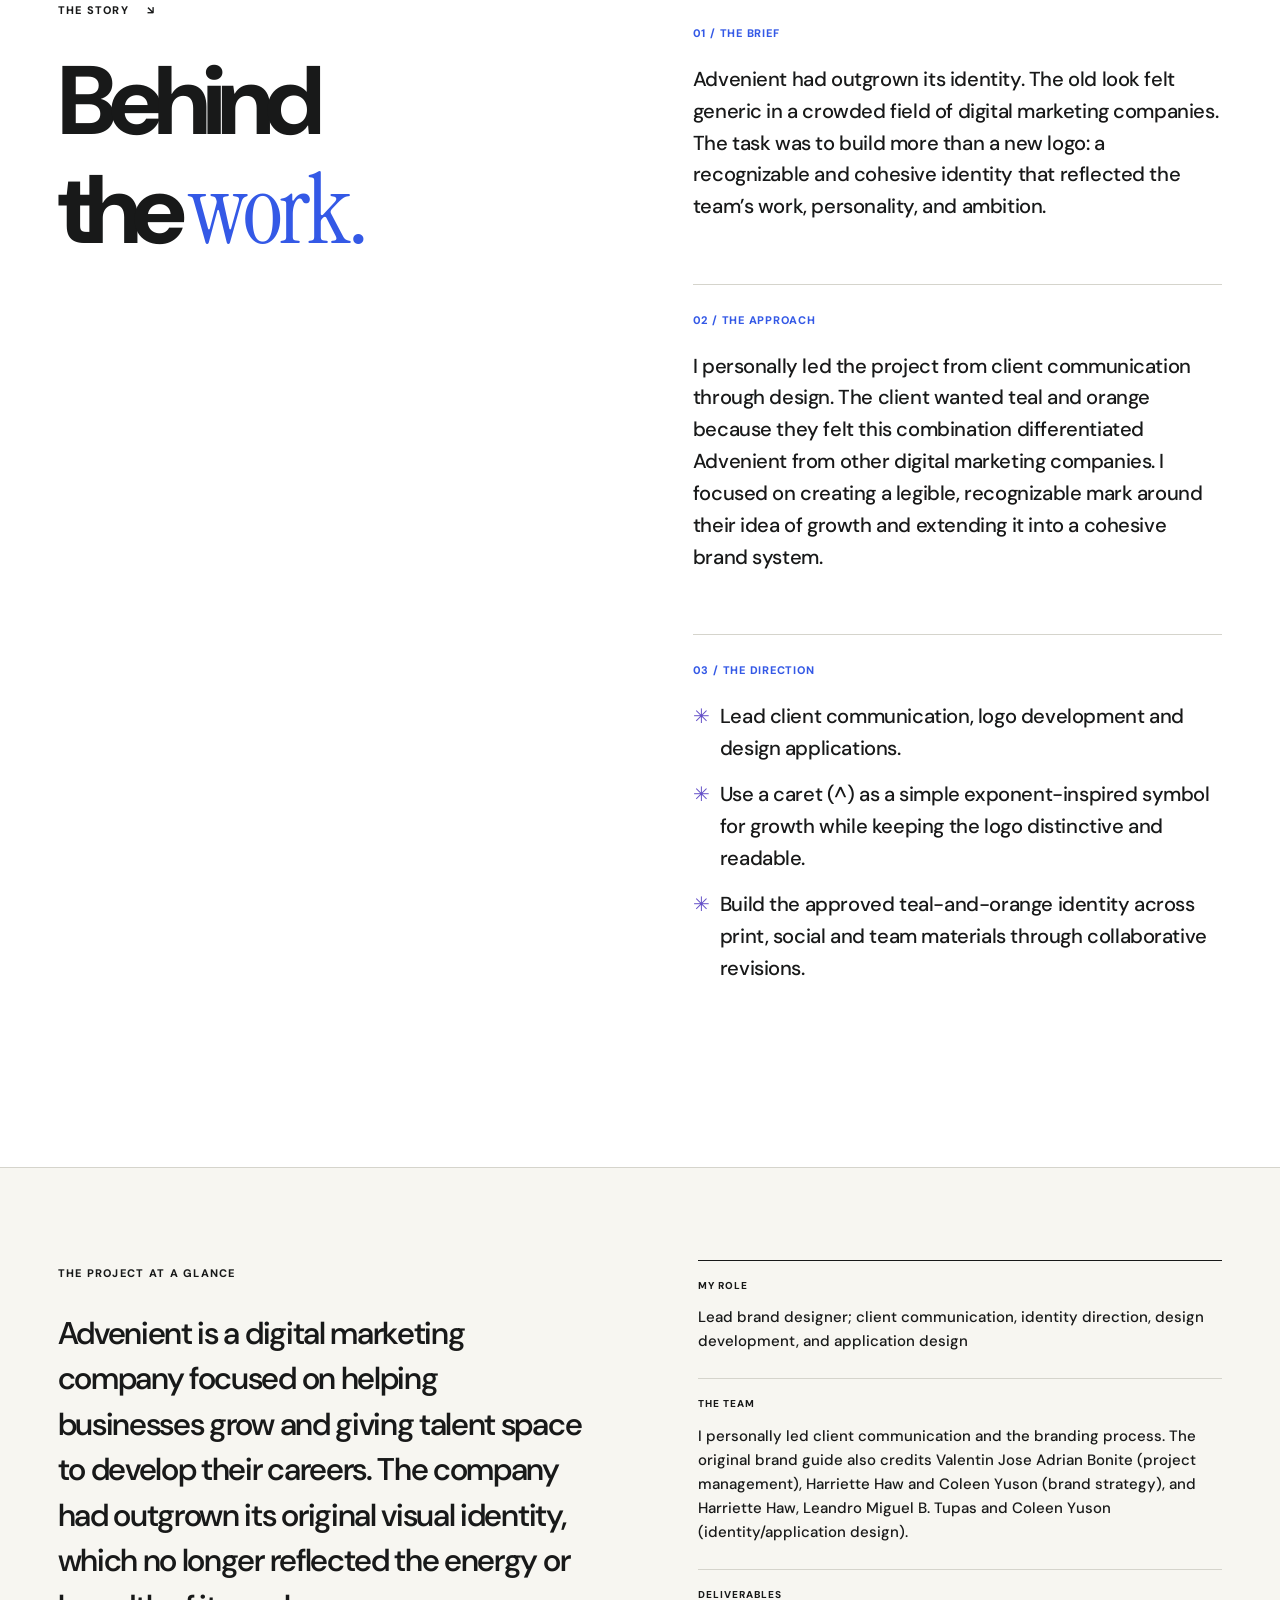
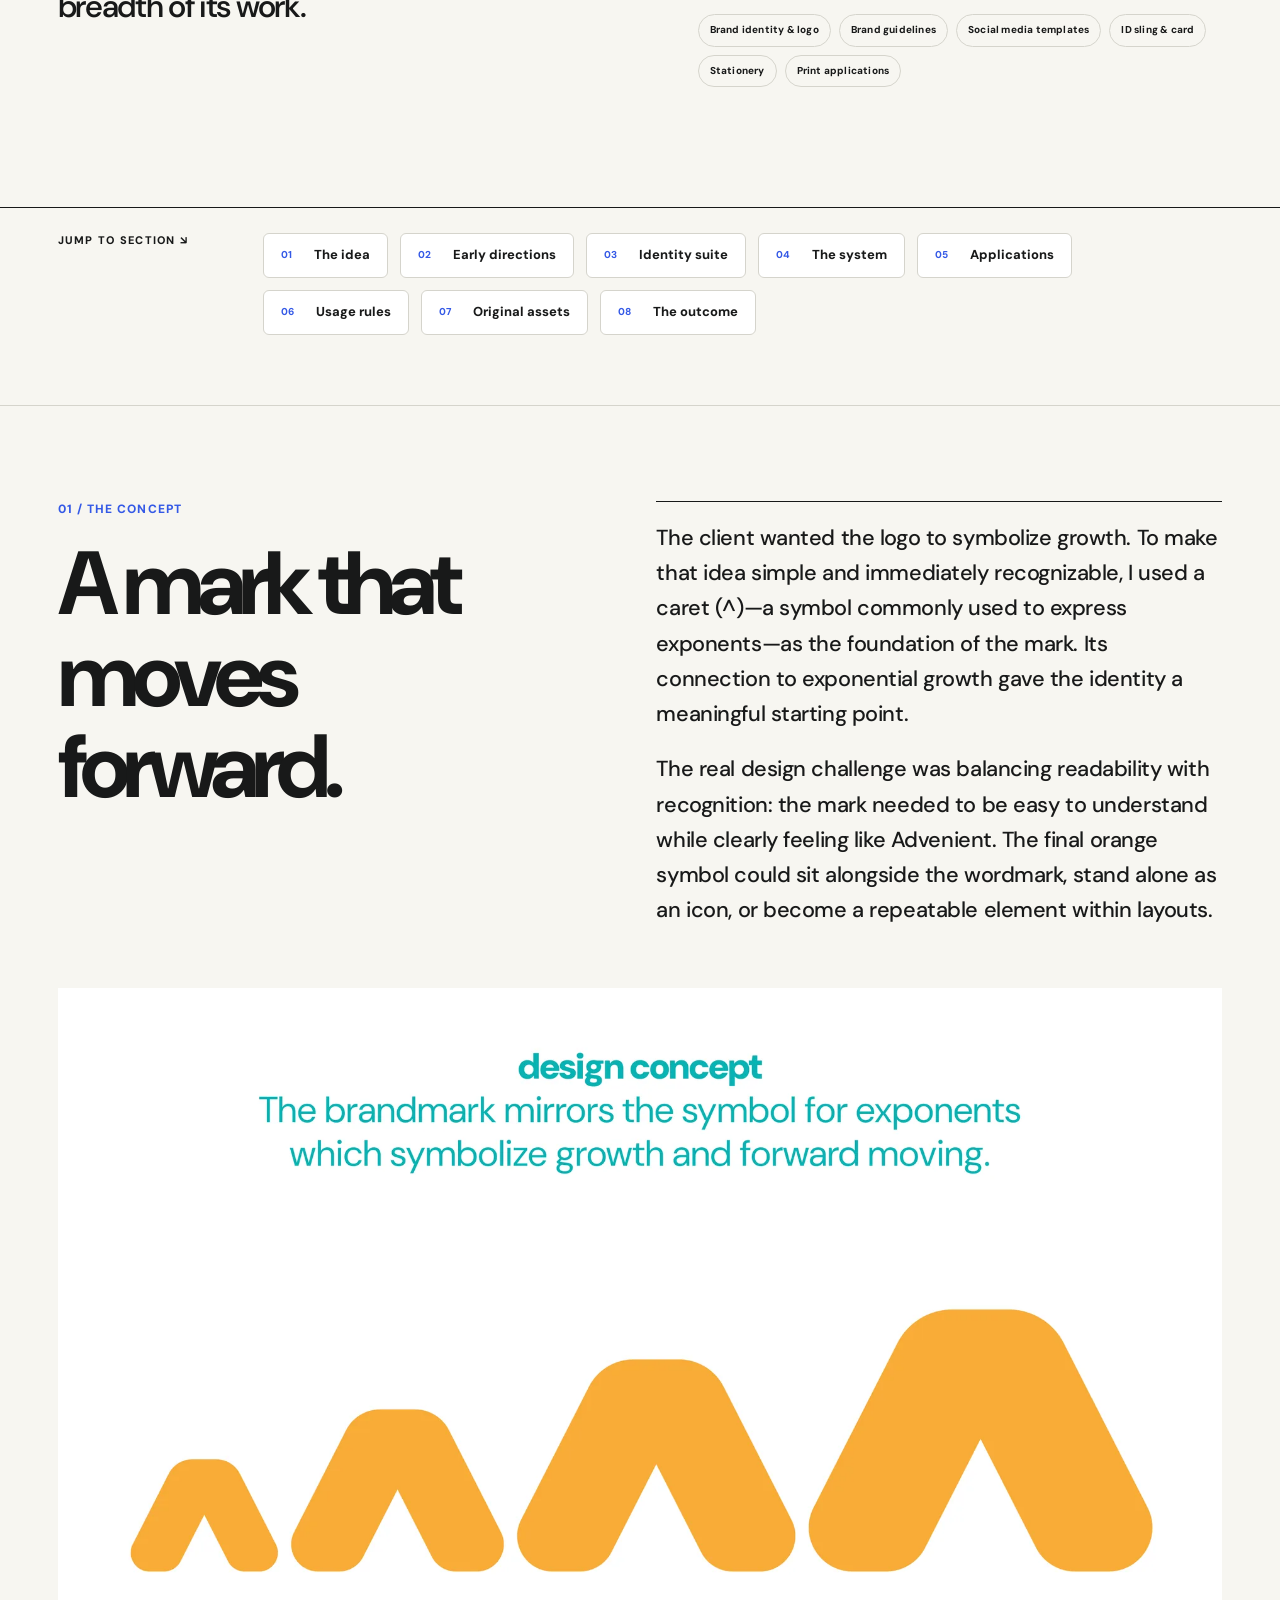
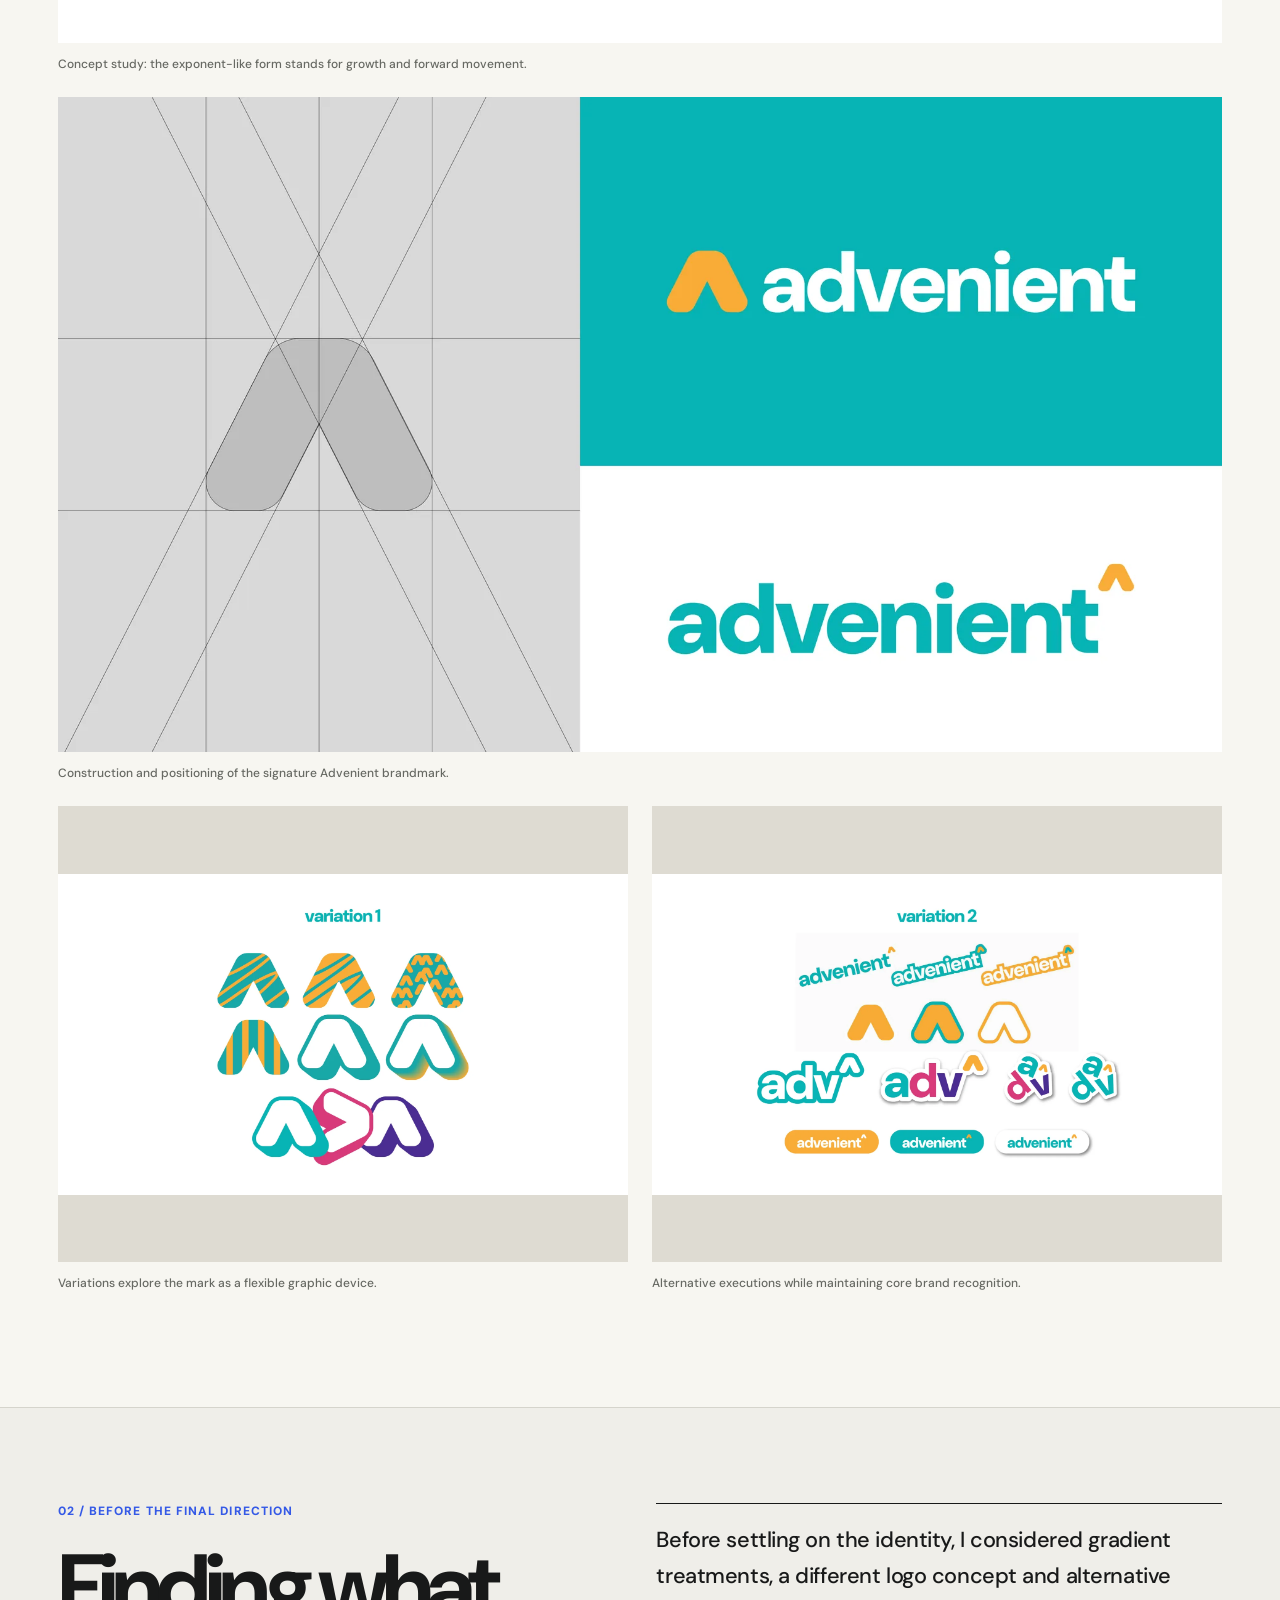
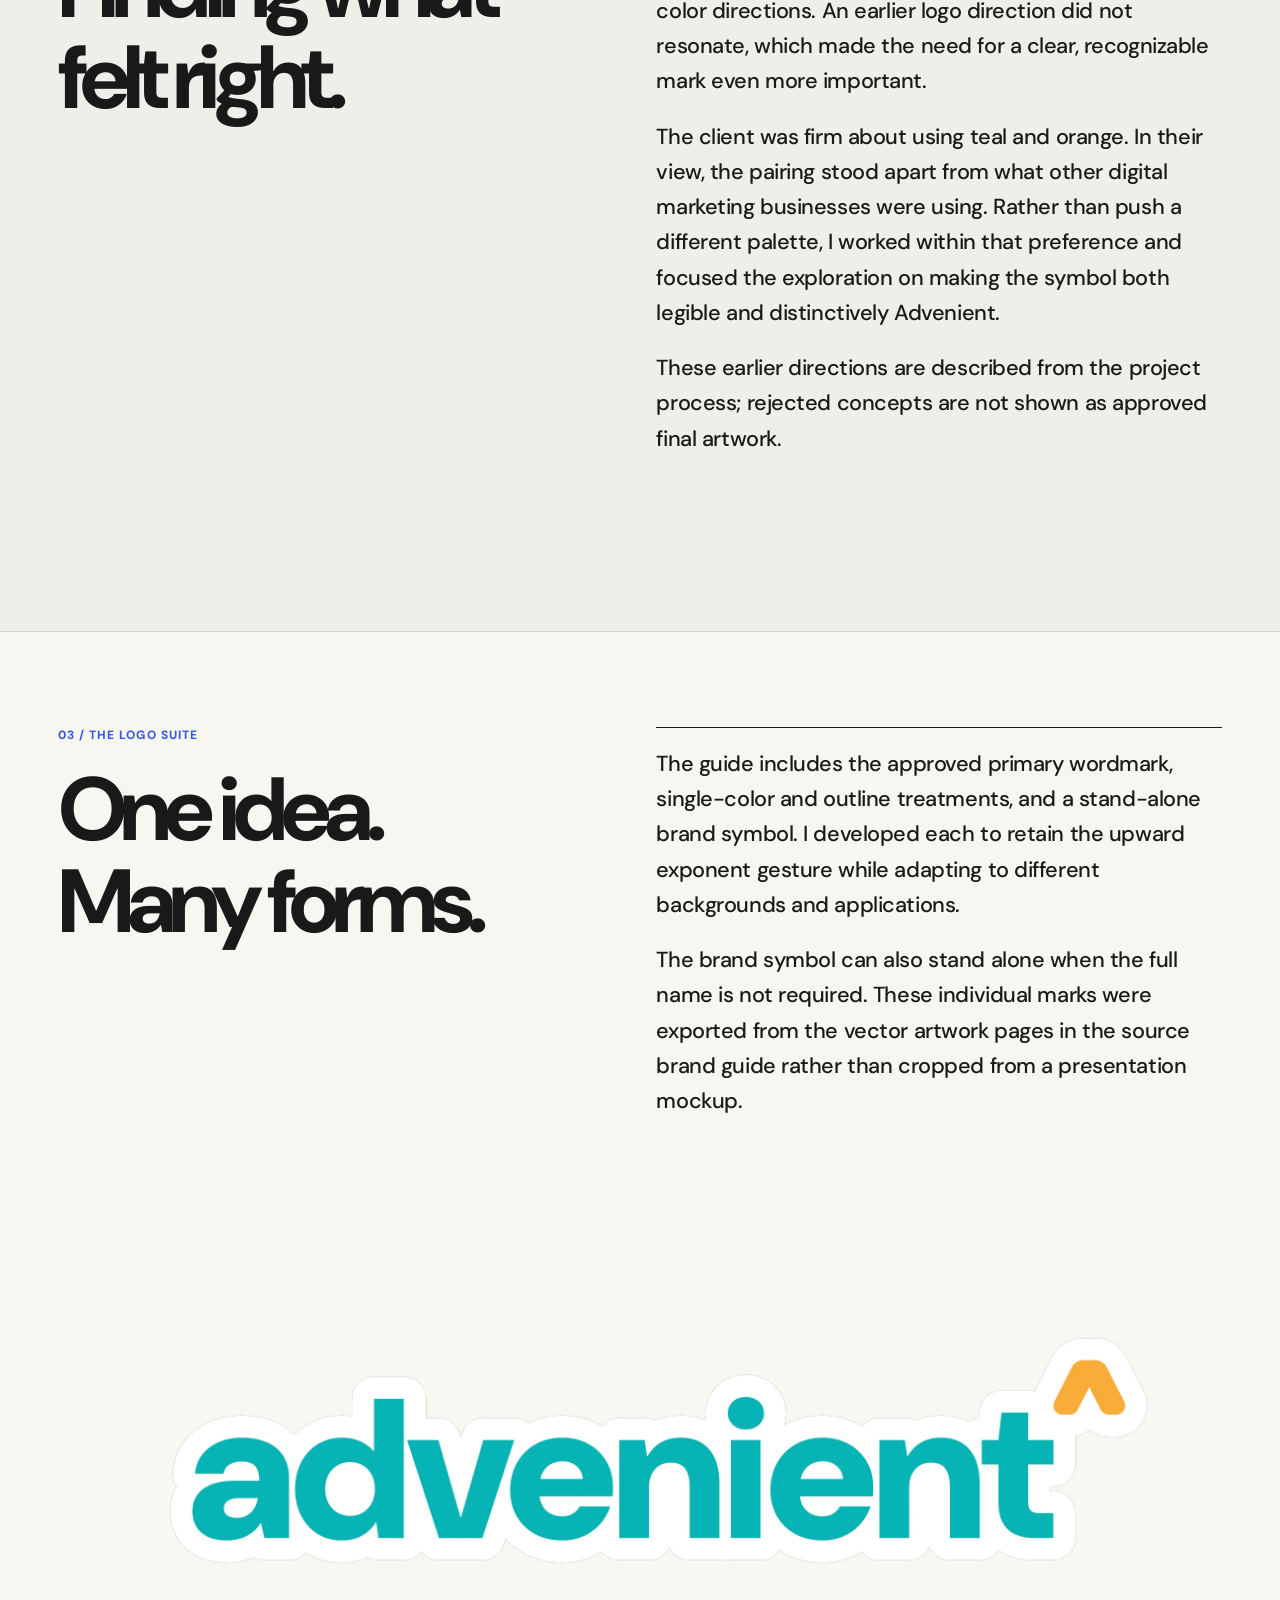
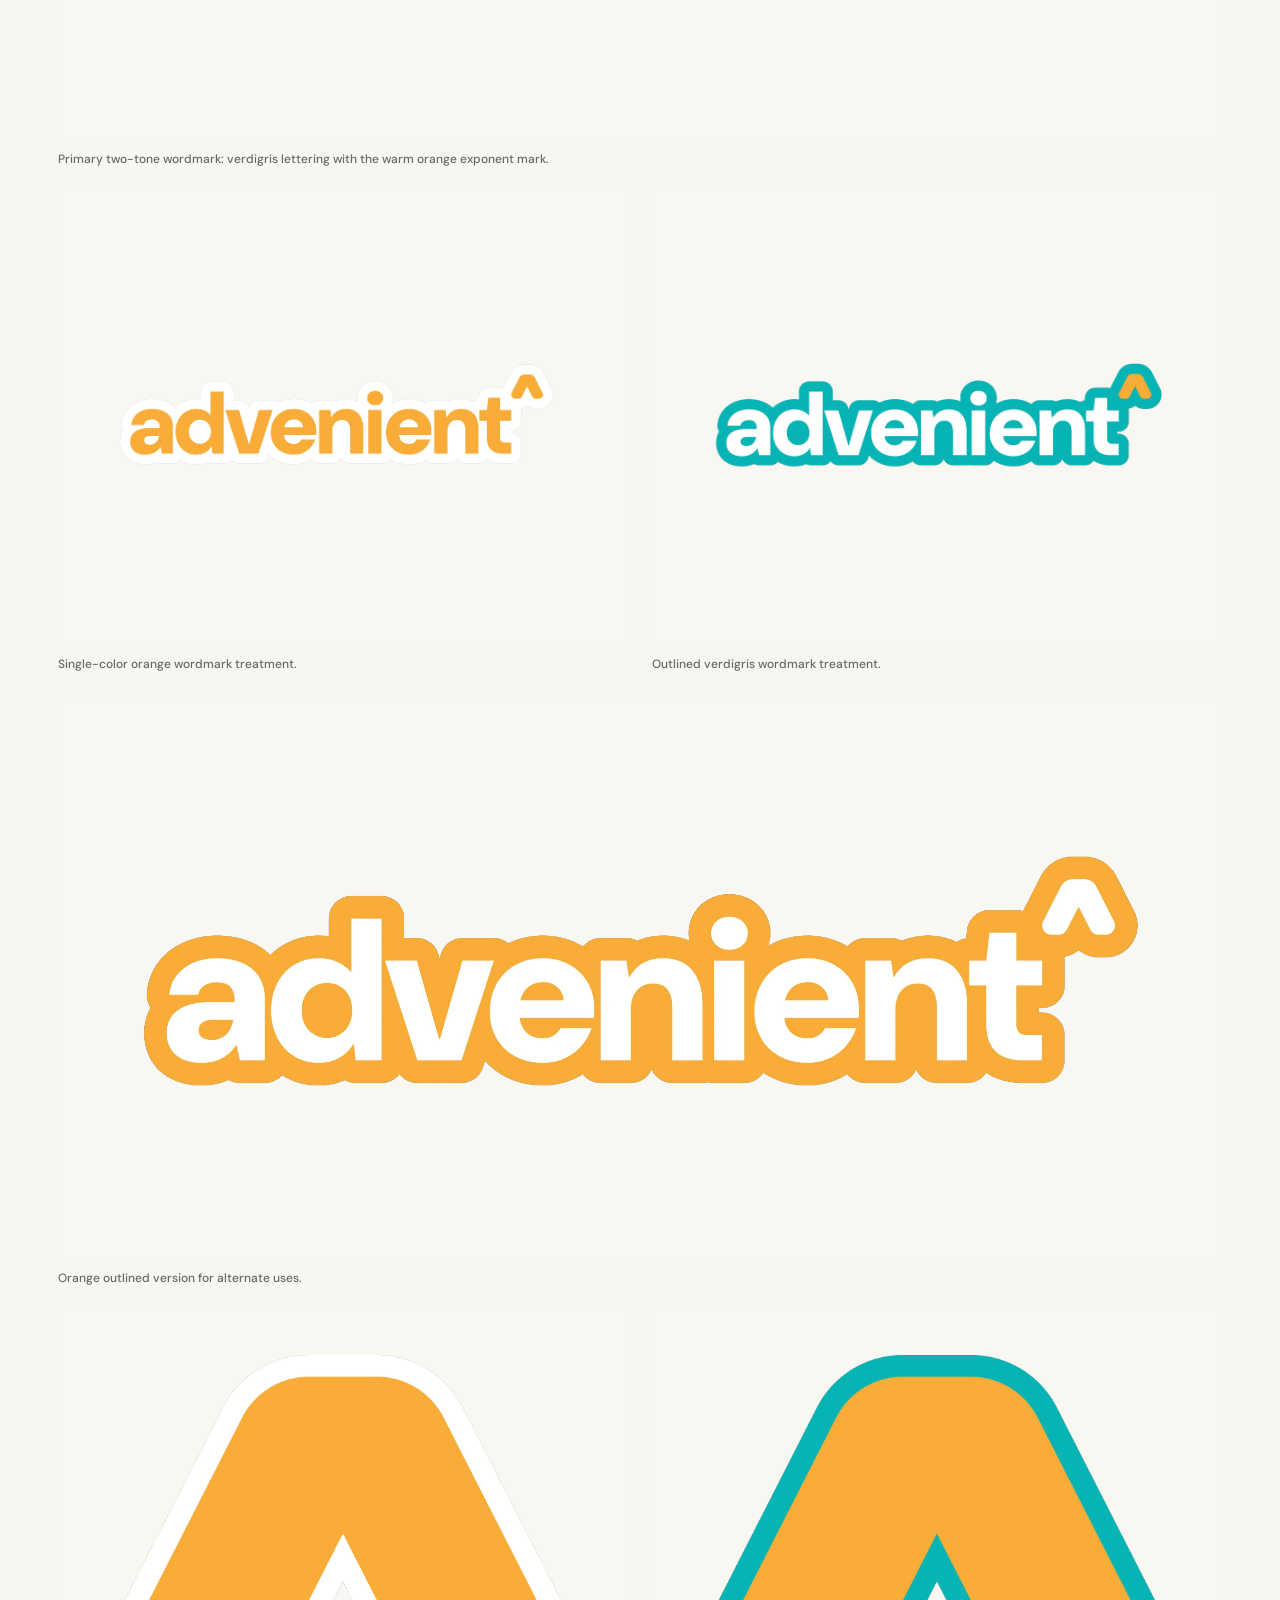
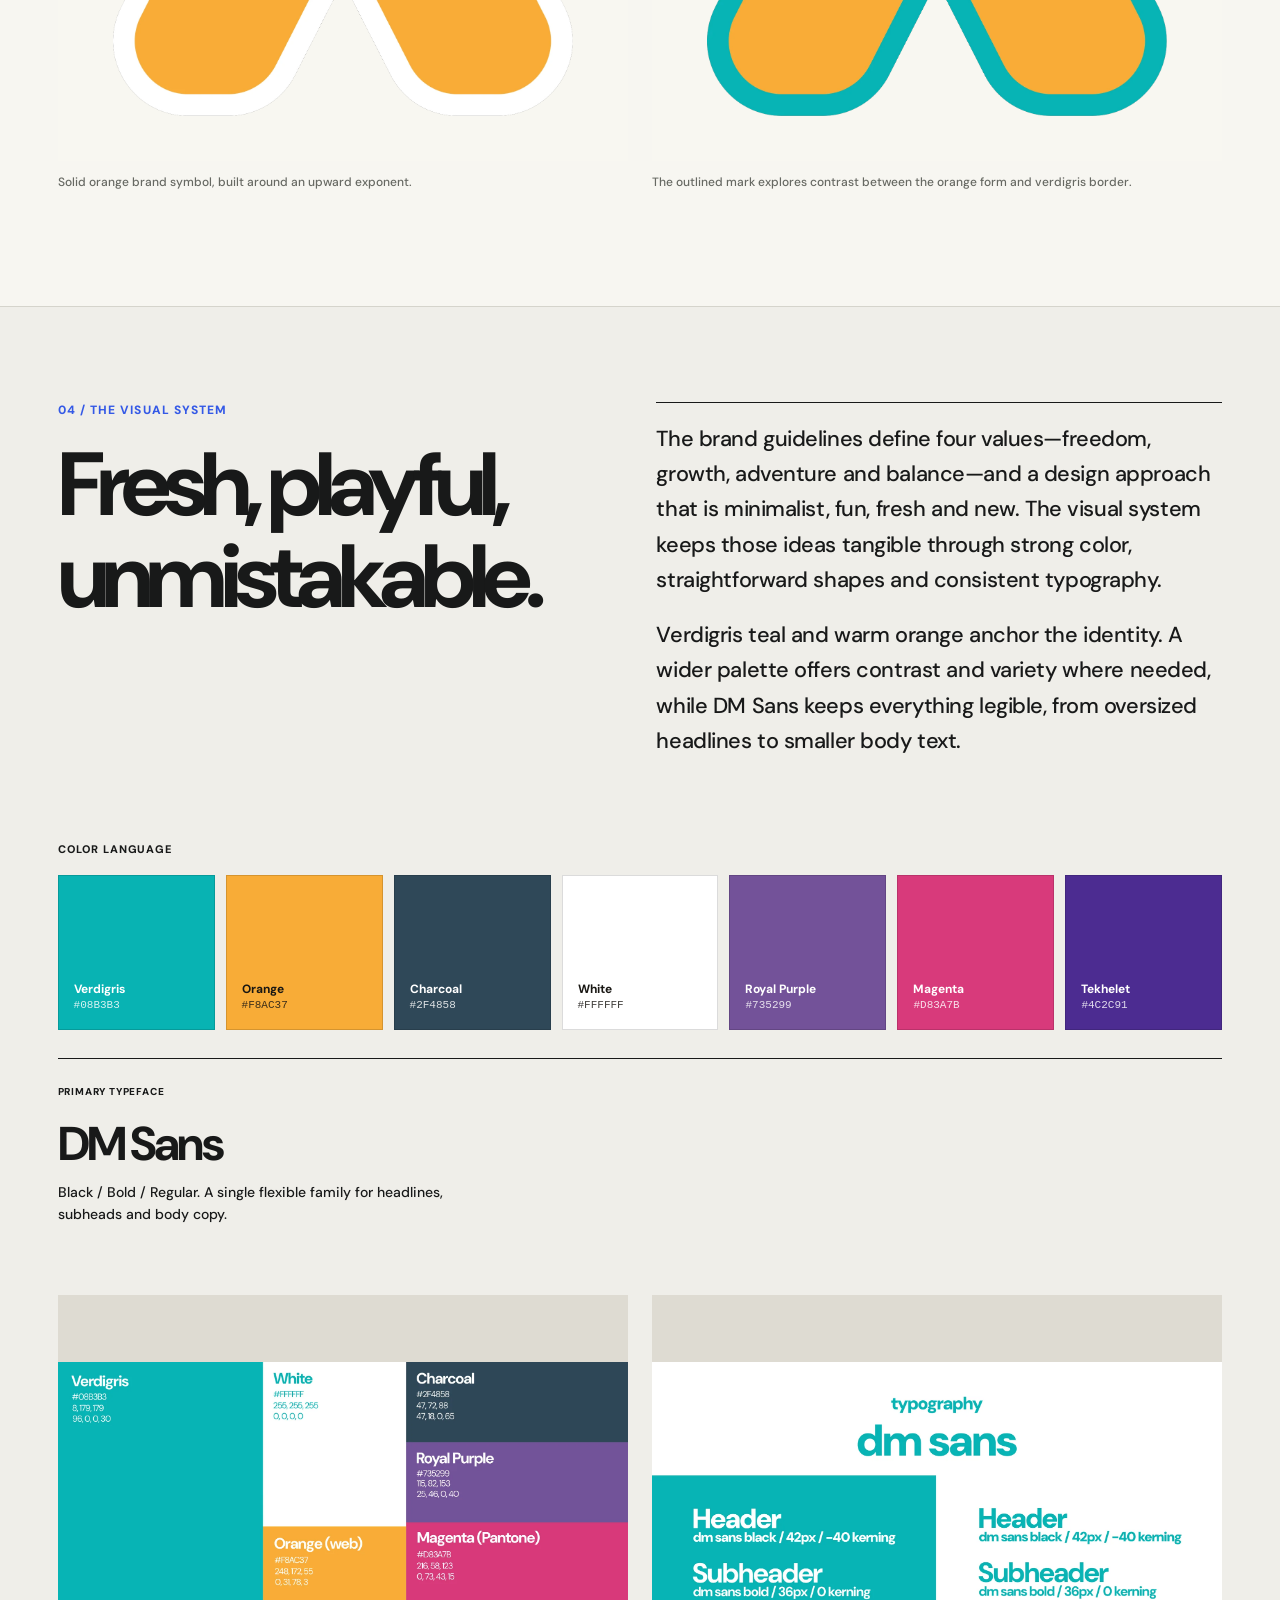
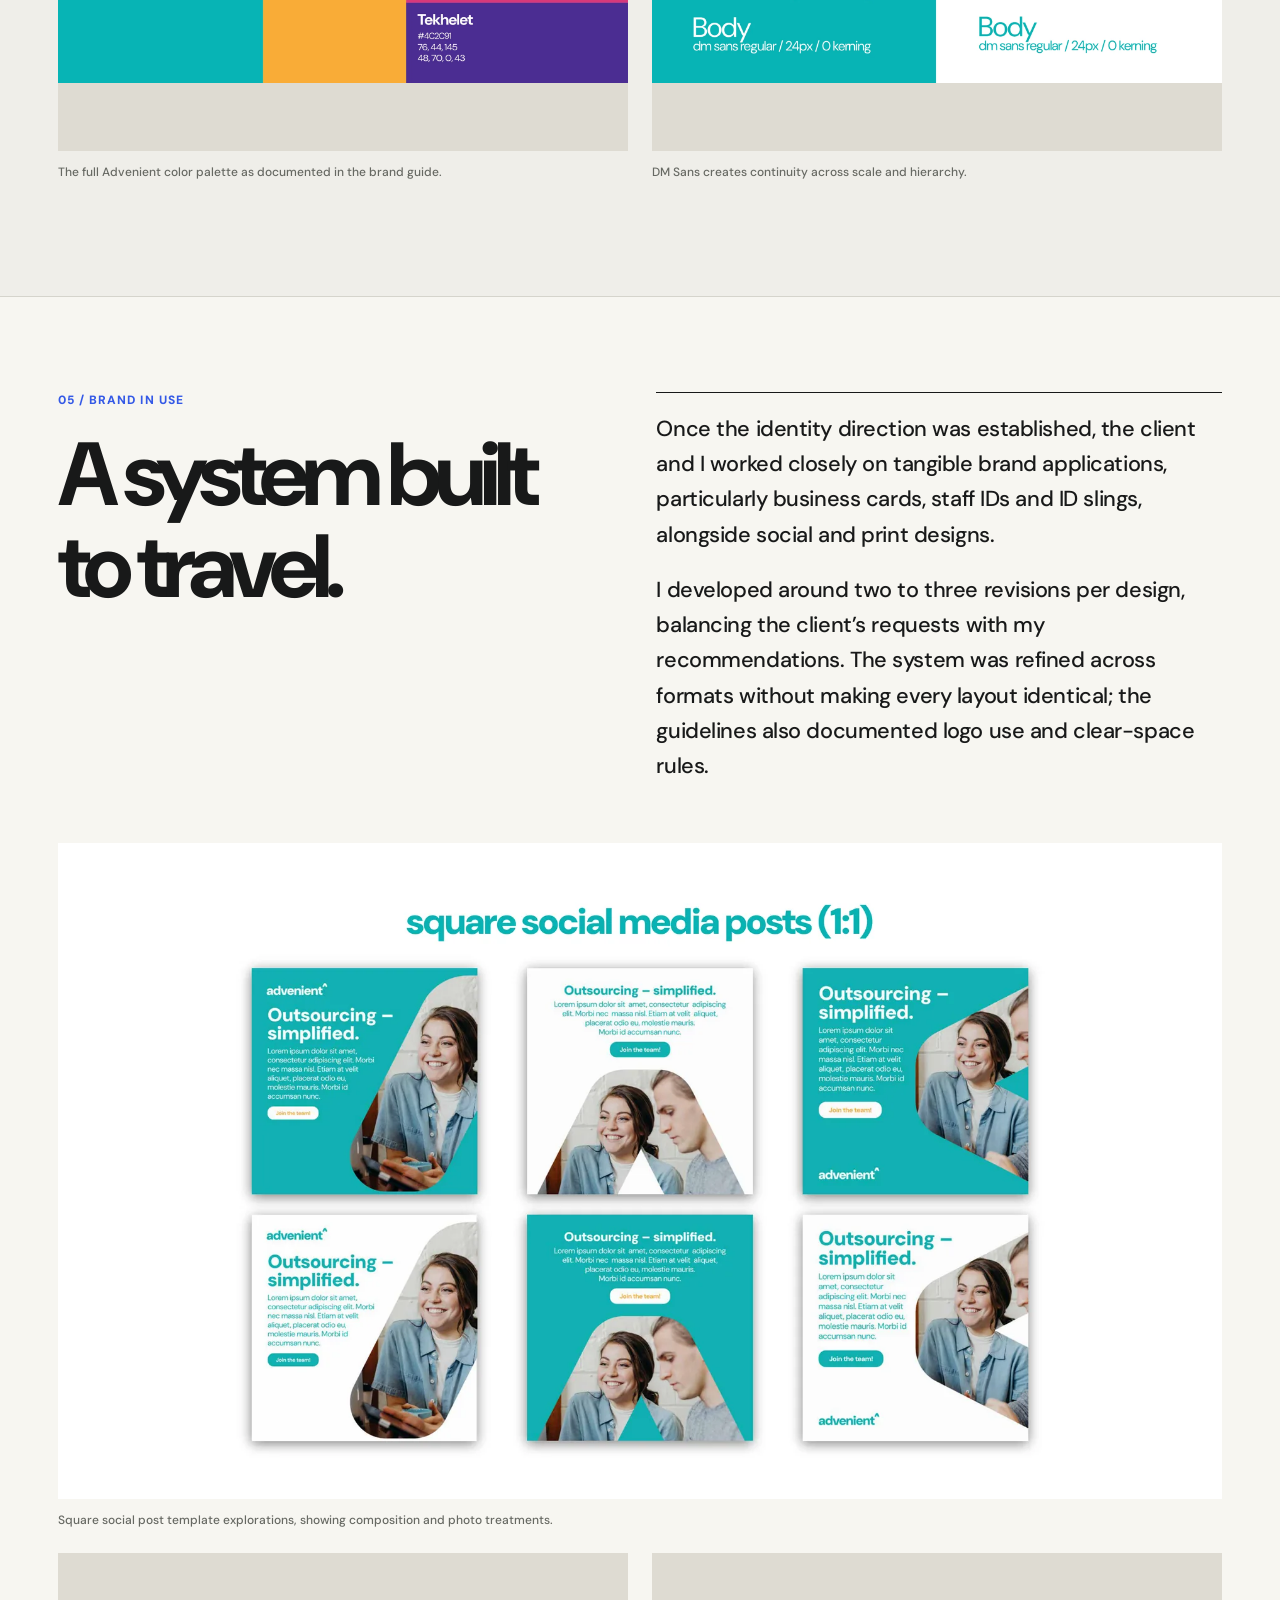
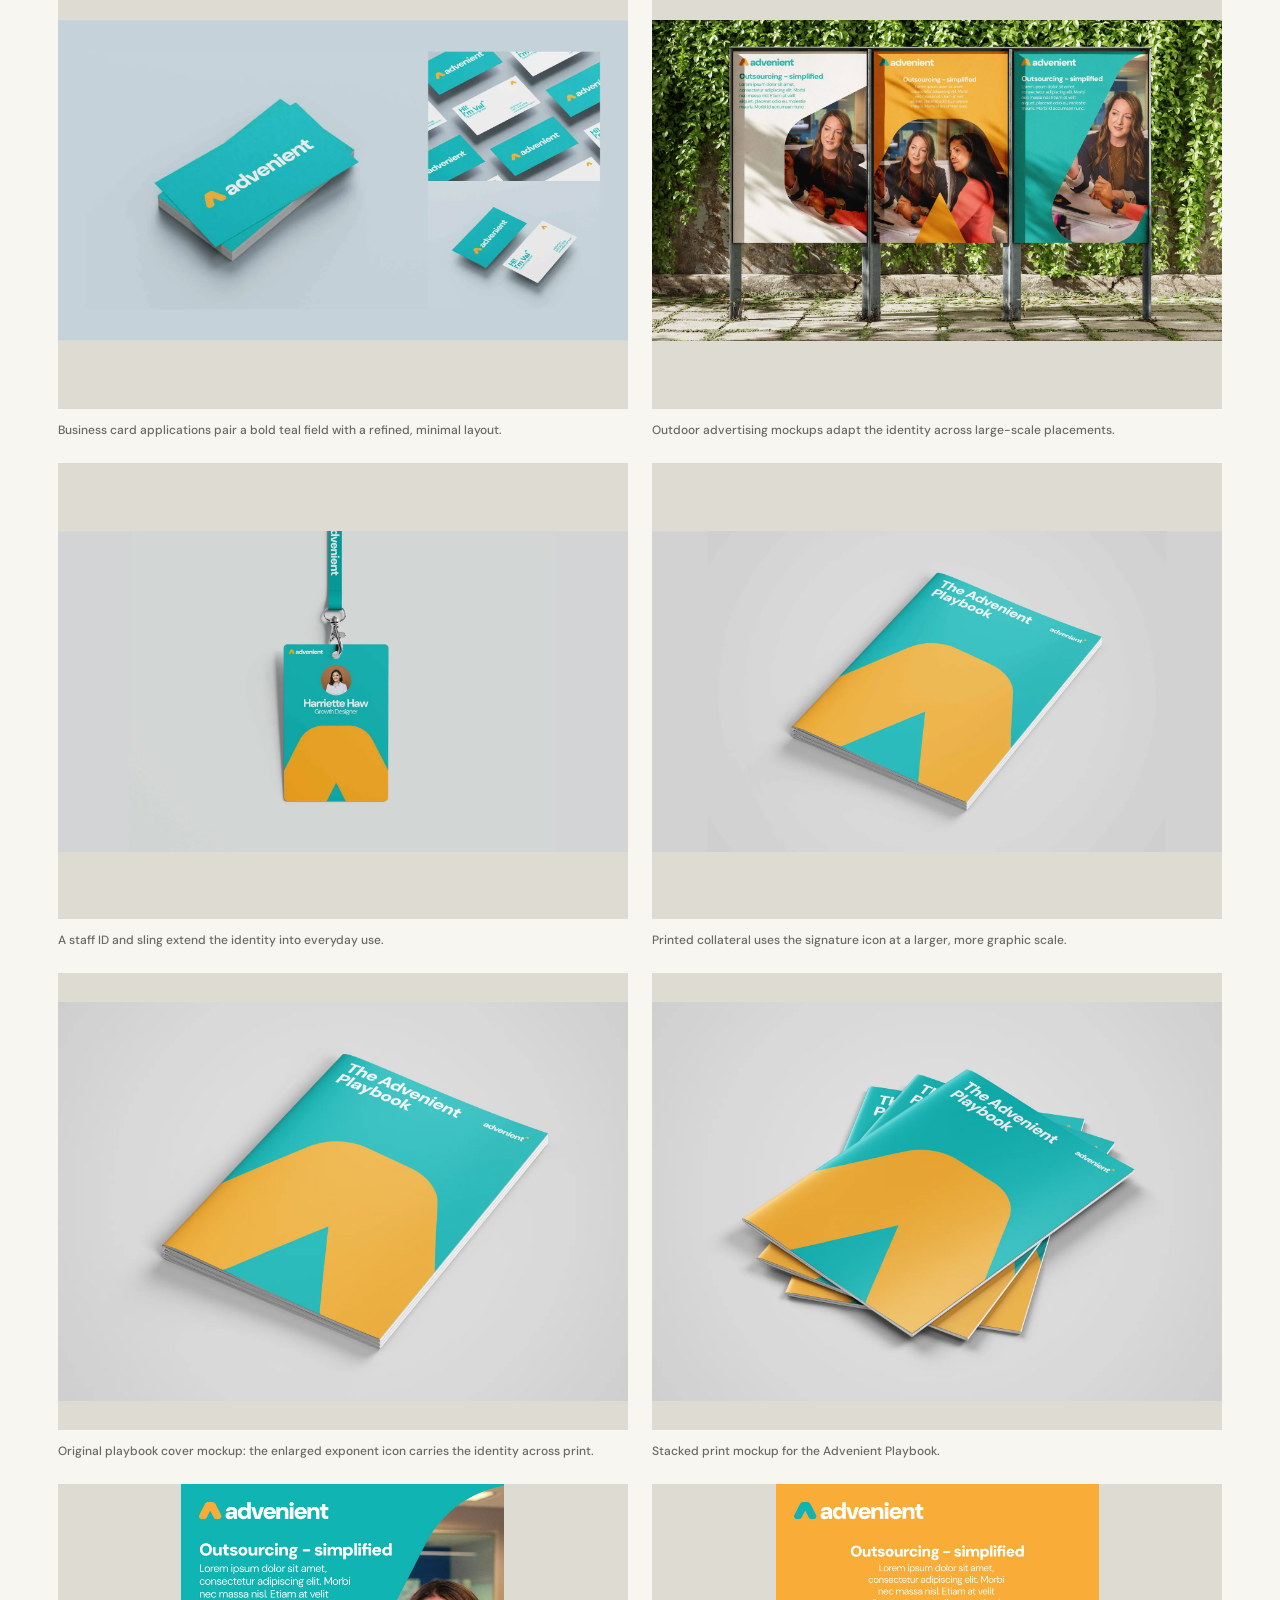
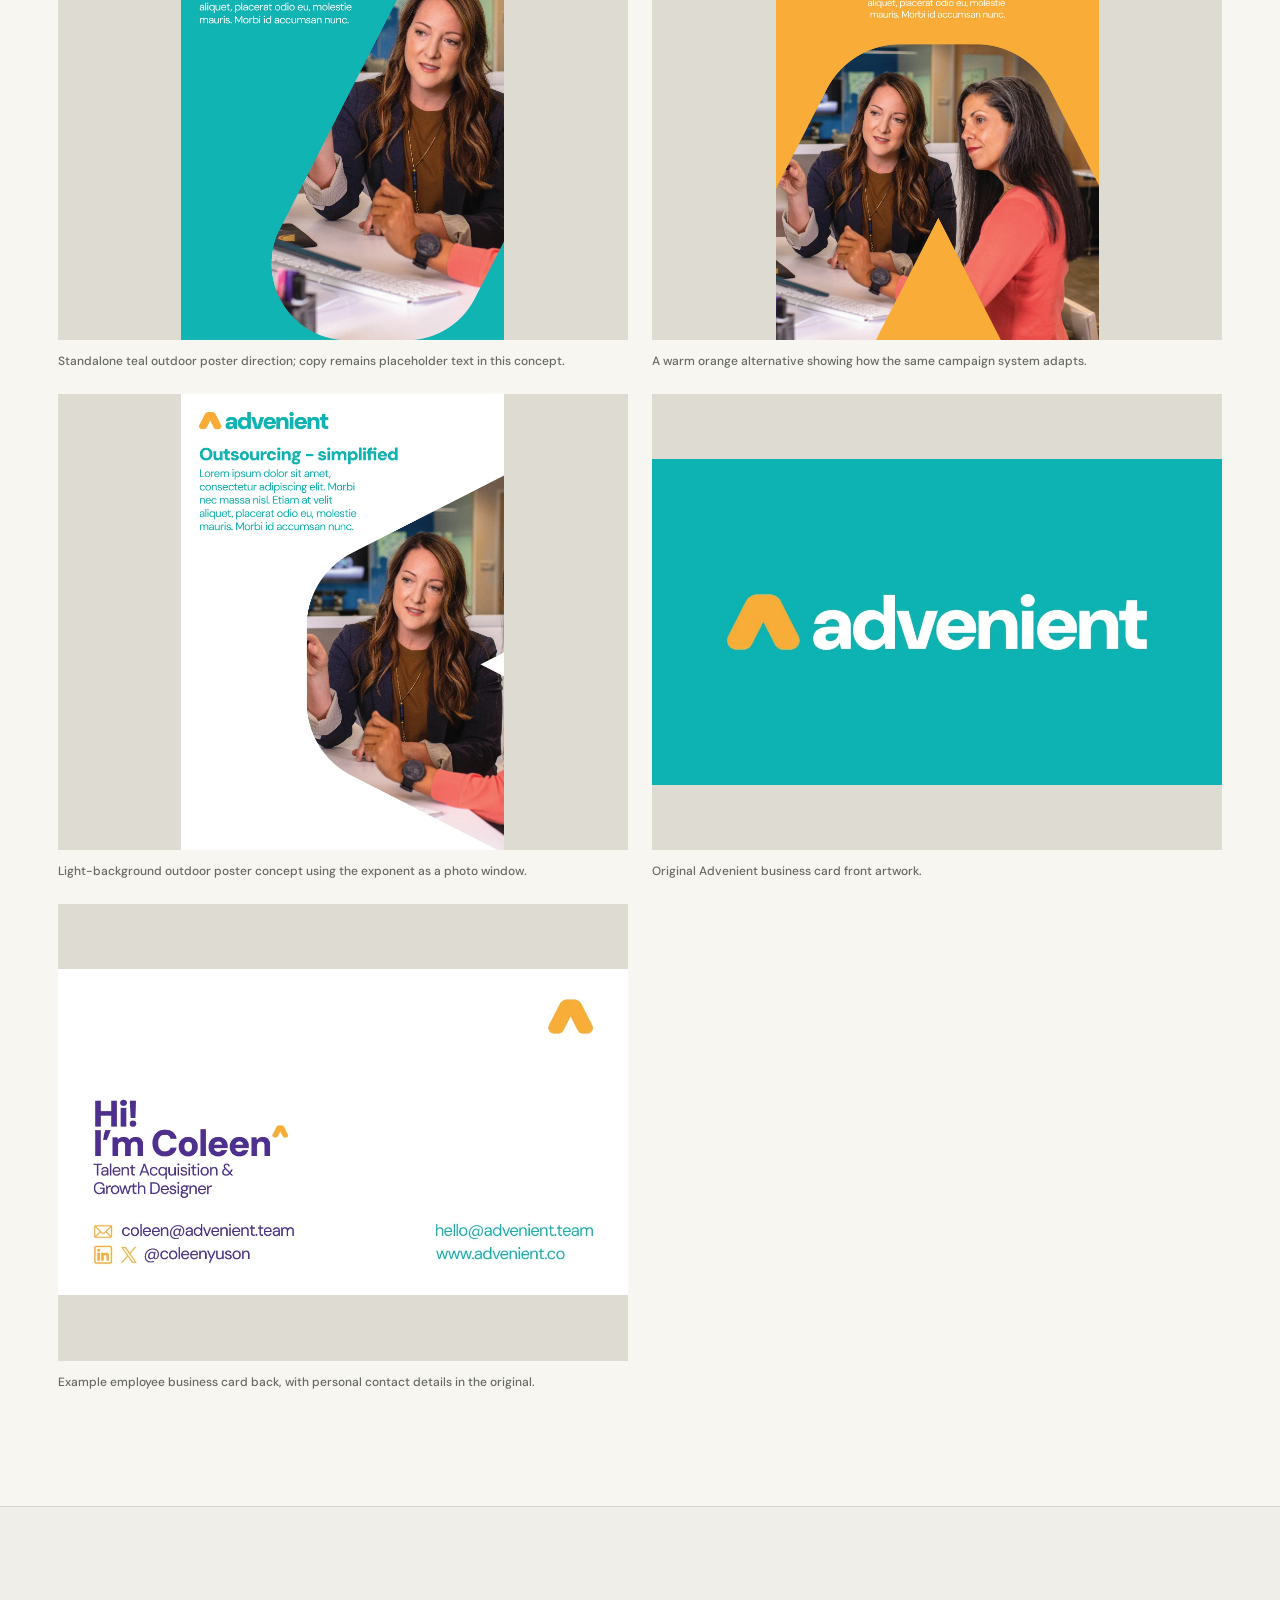
<file: project.html>
<!DOCTYPE html>

<html lang="en"><head>
<meta charset="utf-8"/><meta content="width=device-width, initial-scale=1" name="viewport"/><meta content="#f7f6f1" name="theme-color"/>
<meta content="Selected design work and visual identity case studies by Yancy Tupas." name="description"/>
<title>Selected Work — Yancy Tupas</title>
<link href="https://fonts.googleapis.com" rel="preconnect"/><link crossorigin="" href="https://fonts.gstatic.com" rel="preconnect"/>
<link href="https://fonts.googleapis.com/css2?family=DM+Sans:wght@400;450;500;550;600;650;700;750;800&amp;family=Instrument+Serif:ital@0;1&amp;display=swap" rel="stylesheet"/>
<link href="assets/styles.css" rel="stylesheet"/><script defer="" src="assets/projects.js"></script><script defer="" src="assets/case-studies.js"></script><script defer="" src="assets/library-projects.js"></script><script defer="" src="assets/main.js"></script>
<link href="assets/redesign.css" rel="stylesheet"/><link href="assets/interaction.css" rel="stylesheet"/><script defer="" src="assets/interaction.js"></script><script defer="" src="assets/motion.js"></script><script defer="" src="assets/contact.js"></script><link href="assets/favicon.svg" rel="icon" type="image/svg+xml"/>
<link href="assets/favicon-32.png" rel="icon" sizes="32x32" type="image/png"/>
<link href="assets/apple-touch-icon.png" rel="apple-touch-icon"/>
<meta content="light" name="color-scheme"/>
<meta content="Yancy Tupas" name="author"/>
<meta content="summary_large_image" name="twitter:card"/></head><body class="redesign" data-page="project"><div aria-hidden="true" class="reading-progress"></div>
<a class="skip-link" href="#main">Skip to content</a>
<header class="site-header" id="top"><a aria-label="Yancy Tupas home" class="brand-wordmark" href="index.html"><span>yancy<span class="brand-asterisk">✳</span></span><small>INDEPENDENT DESIGN PRACTICE</small></a><nav aria-label="Main navigation" class="desktop-nav"><a href="index.html#work">Work <sup>21</sup></a><a href="index.html#approach">Approach</a><a href="index.html#about">About</a><a href="index.html#contact">Contact ↗</a></nav><a aria-label="LET'S COLLABORATE ↗ — email Yancy Tupas" class="header-side" data-contact-trigger="true" href="mailto:tupas.leandro.lt@gmail.com?subject=Portfolio%20inquiry%20%E2%80%94%20Yancy%20Tupas"><span class="availability-dot"></span><span>LET'S COLLABORATE ↗</span></a><button aria-controls="mobile-menu" aria-expanded="false" aria-label="Open menu" class="mobile-nav-toggle" type="button"><span></span><span></span></button><nav aria-label="Mobile navigation" class="mobile-menu" id="mobile-menu"><a href="index.html#work">Work ↗</a><a href="index.html#approach">Approach ↗</a><a href="index.html#about">About ↗</a><a href="index.html#contact">Contact ↗</a></nav></header>
<main class="project-page" id="main"><section class="project-intro frame"><div class="project-micro-label">A COLLECTION OF THOUGHTS, SHAPES &amp; GOOD IDEAS <span>✳</span></div><div class="project-breadcrumb"><a href="index.html#work">← ALL PROJECTS</a><span id="project-index">PROJECT / 01</span></div><div class="project-heading-row"><h1 id="project-name">Selected Project</h1><span aria-hidden="true" class="project-heading-star">✳</span></div><p class="project-dek" id="project-dek"></p><span class="case-study-kicker" hidden="" id="project-category">FLAGSHIP CASE STUDY</span><div class="project-hero-meta"><div><span>YEAR</span><b id="project-year">2025</b></div><div><span>DISCIPLINES</span><b id="project-discipline"></b></div><div><span>TOOLS</span><b id="project-tools"></b></div></div></section>
<section class="project-hero-media frame"><img alt="" decoding="async" fetchpriority="high" id="project-main-image" src="assets/images/advenient-cover.webp"/><span class="project-media-label">VISUAL STUDY / <span id="project-caption">SELECTED WORK</span></span></section>
<section class="project-story frame section-pad"><div class="story-sticky"><span class="eyebrow">THE STORY <span>↘</span></span><h2>Behind<br/>the <em>work.</em></h2></div><div class="story-body"><article><h3>01 / THE BRIEF</h3><p id="project-brief"></p></article><article><h3>02 / THE APPROACH</h3><p id="project-approach"></p></article><article><h3>03 / THE DIRECTION</h3><ul id="project-points"></ul></article></div></section>
<section aria-label="Full case study" class="case-study-extended" hidden="" id="case-study-extended">
<div class="case-study-details frame">
<div class="case-study-details-col"><span class="eyebrow">THE PROJECT AT A GLANCE</span><p id="case-study-introduction"></p></div>
<div class="case-study-details-col"><div class="detail-meta-row"><h3>MY ROLE</h3><p id="case-study-role"></p></div><div class="detail-meta-row"><h3>THE TEAM</h3><p id="case-study-collaborators"></p></div><div class="detail-meta-row"><h3>DELIVERABLES</h3><ul id="case-study-deliverables"></ul></div></div>
</div>
<div class="case-study-contents frame"><span class="eyebrow">JUMP TO SECTION ↘</span><nav aria-label="Case study sections" id="case-study-contents-nav"></nav></div>
<div id="case-study-chapters"></div>
<div class="case-study-source frame" hidden="" id="case-study-source"><div><span class="eyebrow">THE ORIGINAL DOCUMENT</span><p>The case study above stands on its own. You can also view the full design guide for the complete source specifications and original credits.</p></div><a href="#" rel="noopener noreferrer" target="_blank">VIEW ORIGINAL BRAND GUIDE (PDF) ↗</a></div>
<div class="case-study-footnote frame"><span>PROJECT NOTE</span><p id="case-study-footnote"></p></div>
</section>
<section aria-label="Brand identity design specifications" class="brand-system frame section-pad" hidden="" id="project-brand-system"><div class="brand-system-heading"><span class="eyebrow">THE BRAND SYSTEM / BEHIND THE MARK</span><h2>A system built<br/><em>to be used.</em></h2><p id="brand-system-intro"></p></div><div class="brand-system-mark"><div><span class="eyebrow">01 / THE LOGO</span><h3>A mark with range.</h3></div><p id="brand-system-logo-note"></p></div><div class="brand-system-label"><span>02 / COLOR SYSTEM</span><span>HEX VALUES</span></div><div class="brand-colors" id="brand-system-colors"></div><div class="brand-system-label"><span>03 / TYPOGRAPHY</span><span>DISPLAY + SUPPORT</span></div><div class="brand-fonts" id="brand-system-fonts"></div><div class="brand-system-label"><span>04 / THE RULES</span><span>CONSISTENCY BY DESIGN</span></div><ul class="brand-usage" id="brand-system-rules"></ul></section><section aria-label="Project gallery" class="project-gallery frame"><div class="gallery-title"><span class="eyebrow">A CLOSER LOOK</span><span>THE DETAILS ↓</span></div><div class="gallery-grid" id="project-gallery"></div><p class="gallery-note">Selected originals and visual excerpts from my portfolio and project guides. Tap an image to take a closer look.</p></section>

<section class="project-next" id="project-next"><div class="frame"><span class="eyebrow">KEEP EXPLORING / NEXT PROJECT</span><a href="index.html#work" id="next-project-link"><span id="next-project-name">More work</span><span class="next-arrow">↗</span></a></div></section>
<section class="project-footer-callout frame"><p>HAVE A PROJECT IN MIND?</p><a aria-label="LET'S TALK ↗ — email Yancy Tupas" data-contact-trigger="true" href="mailto:tupas.leandro.lt@gmail.com?subject=Portfolio%20inquiry%20%E2%80%94%20Yancy%20Tupas">LET'S TALK ↗</a></section></main>
<footer class="site-footer frame"><span>© <span id="year">2026</span> YANCY TUPAS</span><span>MADE WITH INTENTION.</span><a href="#top">BACK TO TOP ↑</a></footer>
<dialog aria-label="Enlarged project image" class="lightbox" id="image-lightbox"><button aria-label="Close image" class="lightbox-close" type="button">CLOSE ×</button><img alt=""/></dialog>
<dialog aria-describedby="contact-dialog-desc" aria-labelledby="contact-dialog-title" class="contact-dialog" id="contact-dialog"><div class="contact-modal"><div class="contact-modal-top"><span>✳   START A CONVERSATION</span><button aria-label="Close contact options" class="contact-modal-close" type="button">×</button></div><h2 id="contact-dialog-title">Let's make<br/><em>something good.</em></h2><p id="contact-dialog-desc">Send an opportunity, collaboration idea or a simple hello. Choose whichever way works for you.</p><div class="contact-email-display">tupas.leandro.lt@gmail.com</div><div class="contact-modal-options"><a class="contact-option primary" href="mailto:tupas.leandro.lt@gmail.com?subject=Portfolio%20inquiry%20%E2%80%94%20Yancy%20Tupas">OPEN MY EMAIL APP <span aria-hidden="true">↗</span></a><a class="contact-option" href="https://mail.google.com/mail/?view=cm&amp;fs=1&amp;to=tupas.leandro.lt@gmail.com&amp;su=Portfolio%20inquiry%20%E2%80%94%20Yancy%20Tupas" rel="noopener noreferrer" target="_blank">COMPOSE IN GMAIL <span aria-hidden="true">↗</span></a><button class="contact-option contact-copy" type="button">COPY EMAIL ADDRESS <span aria-hidden="true">⧉</span></button></div><p aria-live="polite" class="contact-feedback" role="status"></p></div></dialog></body></html>
</file>
<file: assets/styles.css>
/* YANCY TUPAS / independent design practice — portfolio website */
:root{--paper:#f4f2eb;--paper-2:#eeece3;--ink:#191713;--soft:#74716b;--line:#c9c6ba;--violet:#892a91;--lilac:#d9c5d9;--lime:#ddedb0;--font:'DM Sans',Arial,sans-serif;--serif:'Instrument Serif',Georgia,serif;--frame:clamp(22px,4.2vw,78px)}
*,*:before,*:after{box-sizing:border-box}html{scroll-behavior:smooth}body{margin:0;color:var(--ink);background:var(--paper);font:500 16px/1.45 var(--font);-webkit-font-smoothing:antialiased}::selection{color:white;background:var(--violet)}a{color:inherit;text-decoration:none}button{font:inherit}img{display:block;max-width:100%}h1,h2,h3,p{margin-top:0}button:focus-visible,a:focus-visible{outline:3px solid var(--violet);outline-offset:5px}.frame{padding-left:var(--frame);padding-right:var(--frame)}.skip-link{position:fixed;z-index:100;top:-70px;left:15px;background:var(--ink);color:white;padding:12px 18px}.skip-link:focus{top:15px}.section-pad{padding-top:clamp(90px,11vw,170px);padding-bottom:clamp(95px,11vw,170px)}.eyebrow{font-size:11px;font-weight:800;letter-spacing:.095em}.site-header{position:relative;z-index:30;display:grid;grid-template-columns:1fr 1fr 1fr;align-items:center;min-height:105px;padding:0 var(--frame);border-bottom:1px solid var(--line);background:var(--paper)}.brand-wordmark{display:inline-flex;align-items:baseline;flex-wrap:wrap;width:max-content;font-size:29px;font-weight:800;letter-spacing:-.095em;line-height:.95}.brand-asterisk{color:var(--violet);font-size:26px;transform:translateY(-2px);letter-spacing:0}.brand-wordmark small{flex-basis:100%;font-size:8px;font-weight:800;letter-spacing:.11em;margin-top:7px}.desktop-nav{display:flex;justify-content:center;align-items:center;gap:clamp(20px,3vw,58px);font-size:13px;font-weight:700}.desktop-nav a{white-space:nowrap;transition:color .2s}.desktop-nav a:hover{color:var(--violet)}.desktop-nav sup,.filter-button sup{font-size:9px;margin-left:2px}.header-side{display:flex;align-items:center;justify-content:flex-end;gap:10px;font-size:10px;white-space:nowrap;letter-spacing:.08em;font-weight:800}.availability-dot{width:8px;height:8px;background:#7c9f52;border-radius:50%;box-shadow:0 0 0 4px rgba(124,159,82,.11)}.mobile-nav-toggle,.mobile-menu{display:none}
/* HERO */
.hero{position:relative;min-height:clamp(690px,78vh,1020px);display:flex;flex-direction:column;overflow:hidden;padding-top:28px;padding-bottom:34px}.hero-topline{display:flex;justify-content:space-between;gap:20px;font-size:11px;font-weight:800;letter-spacing:.11em}.hero-main{position:relative;display:flex;align-items:center;flex:1;padding:55px 0 40px}.hero-main h1{position:relative;z-index:3;font-size:clamp(65px,8.6vw,170px);font-weight:750;letter-spacing:-.09em;line-height:.91;margin:0;max-width:1500px}.hero-last{white-space:nowrap}.hero-main h1 em{font:normal .99em/.9 var(--serif);color:var(--violet);letter-spacing:-.055em}.hero-emblem{position:absolute;right:clamp(0px,5vw,100px);top:6%;width:clamp(155px,18vw,290px);aspect-ratio:1;opacity:.95;transform:rotate(-13deg);z-index:1}.emblem-ring{position:relative;width:100%;height:100%;border:1px solid var(--ink);border-radius:50%;display:flex;align-items:center;justify-content:center}.emblem-ring:before,.emblem-ring:after{content:'';position:absolute;inset:14px;border:1px dashed var(--violet);border-radius:50%}.emblem-ring:after{inset:24px;border-style:solid;border-color:var(--paper);background:var(--paper)}.emblem-core{z-index:1;color:var(--violet);font-size:clamp(105px,13vw,190px);line-height:1;animation:gentle-spin 35s linear infinite}.emblem-type{position:absolute;top:14%;z-index:1;font-size:8px;font-weight:800;letter-spacing:.08em;transform:rotate(13deg)}.hero-bottom{display:flex;align-items:end;justify-content:space-between;gap:30px;margin-bottom:95px}.hero-bottom p{font-size:clamp(17px,1.65vw,26px);font-weight:500;line-height:1.4;max-width:610px;margin:0}.round-link{display:flex;align-items:center;gap:23px;white-space:nowrap;font-size:11px;font-weight:800;letter-spacing:.085em}.round-link-circle{display:grid;place-items:center;width:65px;height:65px;border:1px solid var(--ink);border-radius:50%;font-size:28px;transition:background .25s,color .25s,transform .25s}.round-link:hover .round-link-circle{background:var(--ink);color:white;transform:rotate(45deg)}.hero-index{position:absolute;bottom:24px;left:var(--frame);font-size:10px;font-weight:800;letter-spacing:.12em}.hero-index span{margin:0 14px;color:var(--soft)}
.ticker{background:var(--violet);color:white;overflow:hidden;padding:19px 0;font-size:12px;font-weight:800;letter-spacing:.11em;white-space:nowrap}.ticker-track{display:flex;width:max-content;animation:marquee 38s linear infinite}.ticker-track span{display:block;padding-right:30px}.ticker-track b{margin:0 27px;font-size:17px;font-weight:500}@keyframes marquee{to{transform:translateX(-50%)}}@keyframes gentle-spin{to{transform:rotate(360deg)}}
/* WORK */
.section-heading{display:flex;justify-content:space-between;align-items:end;gap:50px;margin-bottom:58px}.section-heading h2{font-size:clamp(66px,8vw,128px);font-weight:750;line-height:.97;letter-spacing:-.085em;margin:16px 0 0}.section-heading h2 em,.story-sticky h2 em{font:normal 1em var(--serif);color:var(--violet);letter-spacing:-.035em}.section-heading>p{font-size:clamp(16px,1.5vw,22px);max-width:395px;line-height:1.47;margin:0 0 10px}.work-toolbar{display:flex;justify-content:space-between;gap:20px;border-top:1px solid var(--ink);padding:22px 0 29px}.work-filters{display:flex;flex-wrap:wrap;gap:10px}.filter-button{border:1px solid var(--line);border-radius:100px;padding:9px 17px;background:transparent;font-size:10px;letter-spacing:.045em;font-weight:800;cursor:pointer;transition:.2s}.filter-button:hover,.filter-button.active{background:var(--ink);border-color:var(--ink);color:white}.work-count{font-size:10px;font-weight:800;letter-spacing:.07em;white-space:nowrap;padding:11px 0}.work-count span{margin-left:16px}.project-grid{display:grid;grid-template-columns:repeat(12,minmax(0,1fr));column-gap:22px;row-gap:66px}.project-card{grid-column:span 6;display:block;min-width:0}.project-card:nth-child(3n+1){grid-column:span 7}.project-card:nth-child(3n+2){grid-column:span 5}.project-card[hidden]{display:none!important}.project-image{position:relative;aspect-ratio:1.28;background:#ddd;overflow:hidden}.project-image img{width:100%;height:100%;object-fit:cover;transition:transform .7s cubic-bezier(.2,.7,.1,1)}.project-card:hover .project-image img{transform:scale(1.055)}.project-image:after{content:"";position:absolute;inset:0;background:rgba(0,0,0,.05);pointer-events:none}.project-image--a{background:#b1dcd7}.project-image--b{background:#dc322b}.project-image--c{background:#182a55}.project-image--d{background:#e59e41}.project-image--e{background:#d5ddf1}.project-image--f{background:#b1d9e7}.project-image--g{background:#1b1b1b}.project-image--h{background:#c685f2}.project-image--i{background:#d9aeb0}.project-image-action{position:absolute;z-index:2;right:20px;bottom:20px;display:flex;align-items:center;justify-content:center;padding:13px 18px;background:var(--paper);border-radius:100px;font-size:10px;font-weight:800;letter-spacing:.05em;transform:translateY(65px);opacity:0;transition:transform .3s,opacity .3s}.project-card:hover .project-image-action,.project-card:focus-visible .project-image-action{transform:translateY(0);opacity:1}.project-details{display:flex;justify-content:space-between;gap:10px;padding-top:15px}.project-details h3{font-size:clamp(21px,2.2vw,31px);line-height:1.1;font-weight:750;letter-spacing:-.05em;margin:0 0 7px}.project-title-icon{opacity:0;color:var(--violet);transition:opacity .25s}.project-card:hover .project-title-icon{opacity:1}.project-details p{margin:0;color:#6f6b65;font-size:12px}.project-details>span{padding-top:6px;font-size:10px;font-weight:800;white-space:nowrap}.work-footnote{text-align:center;font-size:13px;margin:70px 0 0;color:var(--soft)}.work-footnote a{color:var(--ink);text-decoration:underline;text-underline-offset:4px}
/* MANIFESTO */
.manifesto{background:#1b1720;color:var(--paper);overflow:hidden}.manifesto-content{position:relative}.manifesto-head{display:flex;justify-content:space-between;align-items:start;gap:55px}.manifesto h2{font-size:clamp(80px,11.5vw,198px);line-height:.9;font-weight:750;letter-spacing:-.092em;margin:65px 0 70px}.manifesto h2 em{font:normal 1em var(--serif);color:#daaee2;letter-spacing:-.04em}.big-star{color:#daaee2;order:2;font-size:clamp(90px,16vw,240px);line-height:1;margin-top:45px;transform:rotate(20deg)}.manifesto-foot{display:flex;justify-content:space-between;align-items:end;gap:50px;border-top:1px solid #706778;padding-top:28px}.manifesto-foot p{font-size:clamp(17px,1.7vw,27px);line-height:1.43;max-width:725px;margin:0}.manifesto-index{white-space:nowrap;font-size:10px;font-weight:800;letter-spacing:.08em}.manifesto-index span{margin-left:28px}
/* ABOUT */
.about-heading{margin-bottom:63px}.about-grid{display:grid;grid-template-columns:5fr 6fr;gap:clamp(55px,9vw,160px);align-items:center}.about-photo-card{position:relative;background:#e3e0d5;max-width:510px;padding:24px 24px 57px;transform:rotate(-2deg)}.about-photo-card img{width:100%;max-height:590px;aspect-ratio:.8;object-fit:cover;object-position:center top;filter:grayscale(100%)}.photo-annotation{position:absolute;bottom:18px;left:24px;font-size:10px;font-weight:800;letter-spacing:.08em}.about-lead{font-size:clamp(24px,3.3vw,51px)!important;font-weight:500;line-height:1.16!important;letter-spacing:-.05em;color:var(--ink)!important;margin-bottom:30px!important}.about-lead strong{font-weight:750}.about-content>p{font-size:clamp(15px,1.35vw,19px);max-width:680px;line-height:1.68;color:#55514b;margin-bottom:19px}.skill-cloud{display:flex;flex-wrap:wrap;gap:9px;margin:36px 0 37px}.skill-cloud span{border:1px solid #b9b5a9;border-radius:100px;padding:9px 12px;font-size:10px;font-weight:800;letter-spacing:.055em}.text-action{display:inline-flex;justify-content:space-between;gap:70px;border-bottom:1px solid currentColor;padding-bottom:12px;font-size:12px;font-weight:800;letter-spacing:.07em}.text-action:hover{color:var(--violet)}.experience-bar{display:grid;grid-template-columns:repeat(3,1fr);gap:30px;margin-top:130px;padding-top:32px;border-top:1px solid var(--line)}.experience-bar>div{display:flex;flex-direction:column;gap:8px}.experience-bar span{font-size:clamp(19px,2vw,28px);font-weight:750;letter-spacing:-.045em}.experience-bar small{font-size:9px;letter-spacing:.08em;font-weight:750;color:var(--soft)}
/* CONTACT */
.contact-section{background:var(--lime);padding:clamp(85px,11vw,170px) 0 55px}.contact-header{display:flex;justify-content:space-between;gap:24px}.contact-header>span:last-child{font-size:11px;font-weight:800;letter-spacing:.08em}.contact-section h2{font-size:clamp(72px,11vw,186px);line-height:.87;letter-spacing:-.092em;font-weight:750;margin:85px 0 85px}.contact-section h2 em{font:normal 1em var(--serif);letter-spacing:-.04em;color:var(--violet)}.contact-email{font-size:clamp(17px,3.3vw,56px);letter-spacing:-.05em;font-weight:750;display:flex;justify-content:space-between;gap:20px;border-bottom:2px solid var(--ink);padding-bottom:22px;transition:color .2s}.contact-email:hover{color:var(--violet)}.contact-footer{display:flex;justify-content:space-between;gap:35px;margin-top:95px;align-items:end}.contact-footer p{font-size:11px;line-height:1.6;max-width:330px;letter-spacing:.045em;font-weight:750;margin:0}.contact-social{display:flex;gap:35px;font-size:12px;font-weight:800}.contact-social a:hover{text-decoration:underline;text-underline-offset:5px}.site-footer{min-height:96px;display:flex;justify-content:space-between;align-items:center;gap:12px;background:var(--paper);font-size:10px;font-weight:800;letter-spacing:.065em}.site-footer a:hover{color:var(--violet)}
/* PROJECT DETAIL */
.project-intro{padding-top:45px;padding-bottom:80px}.project-breadcrumb{display:flex;justify-content:space-between;align-items:center;font-size:10px;letter-spacing:.07em;font-weight:800}.project-breadcrumb a{border-bottom:1px solid currentColor;padding-bottom:4px}.project-breadcrumb a:hover{color:var(--violet)}.project-heading-row{display:flex;justify-content:space-between;align-items:start;gap:15px;margin:55px 0 28px}.project-heading-row h1{font-size:clamp(74px,11vw,180px);line-height:.95;font-weight:750;letter-spacing:-.092em;margin:0;overflow-wrap:anywhere}.project-heading-star{font-size:clamp(70px,9vw,155px);color:var(--violet);line-height:1}.project-dek{max-width:820px;font-size:clamp(21px,2.4vw,35px);line-height:1.38;letter-spacing:-.035em;margin-bottom:65px}.project-hero-meta{display:flex;align-items:start;gap:8vw;border-top:1px solid var(--ink);padding-top:24px}.project-hero-meta>div{display:flex;flex-direction:column;gap:7px;max-width:270px}.project-hero-meta span{color:var(--soft);font-size:10px;letter-spacing:.08em;font-weight:800}.project-hero-meta b{font-size:13px;font-weight:750}.project-hero-media{position:relative}.project-hero-media>img{width:100%;height:clamp(350px,56vw,850px);object-fit:cover;background:#e3e0d5}.project-media-label{position:absolute;bottom:15px;right:calc(var(--frame) + 20px);font-size:10px;letter-spacing:.06em;font-weight:800;background:var(--paper);padding:10px 12px}.project-story{display:grid;grid-template-columns:1fr 1.1fr;gap:12vw}.story-sticky{align-self:start;position:sticky;top:35px}.story-sticky .eyebrow span{margin-left:14px}.story-sticky h2{font-size:clamp(65px,7.6vw,124px);line-height:.95;letter-spacing:-.083em;font-weight:750;margin:35px 0 0}.story-body article{padding:28px 0 40px;border-top:1px solid var(--line)}.story-body article:first-child{border-top:1px solid var(--ink)}.story-body h3{font-size:11px;font-weight:800;letter-spacing:.07em;margin-bottom:22px}.story-body p,.story-body li{font-size:clamp(16px,1.58vw,23px);line-height:1.58;letter-spacing:-.02em}.story-body ul{list-style:none;padding:0;margin:0}.story-body li{padding:0 0 14px 27px;position:relative}.story-body li:before{content:'✳';position:absolute;left:0;color:var(--violet)}.gallery-title{border-top:1px solid var(--ink);padding-top:20px;display:flex;justify-content:space-between;gap:20px;margin-bottom:30px}.gallery-title span:last-child{font-size:11px;font-weight:800;letter-spacing:.07em}.gallery-grid{display:grid;grid-template-columns:repeat(12,minmax(0,1fr));gap:20px}.gallery-item{grid-column:span 6;border:0;padding:0;background:#e6e4dd;cursor:zoom-in;overflow:hidden}.gallery-item:first-child{grid-column:span 12}.gallery-item img{width:100%;height:100%;min-height:320px;max-height:770px;object-fit:cover;transition:transform .5s}.gallery-item:hover img{transform:scale(1.035)}.gallery-note{text-align:center;margin:22px 0 0;color:var(--soft);font-size:12px}.project-next{background:#1b1720;color:var(--paper);margin-top:clamp(110px,11vw,180px);padding:75px 0}.project-next a{display:flex;align-items:center;justify-content:space-between;gap:30px;font-size:clamp(55px,9vw,148px);line-height:1;font-weight:750;letter-spacing:-.075em;margin-top:42px}.project-next a:hover{color:#d7ace2}.next-arrow{font-size:.7em}.project-footer-callout{display:flex;justify-content:space-between;align-items:center;min-height:145px;font-weight:800;font-size:12px;letter-spacing:.07em}.project-footer-callout p{margin:0}.project-footer-callout a{border-bottom:1px solid currentColor;padding-bottom:5px}.project-footer-callout a:hover{color:var(--violet)}.lightbox{border:0;padding:55px 24px 24px;background:#17151a;color:white;width:min(94vw,1450px);max-height:92vh;overflow:auto}.lightbox::backdrop{background:rgba(7,6,6,.88)}.lightbox img{width:100%;height:auto;max-height:calc(90vh - 95px);object-fit:contain}.lightbox-close{position:absolute;top:12px;right:25px;border:0;background:none;color:white;font-size:12px;font-weight:800;cursor:pointer}
@media(min-width:1550px){.project-card:nth-child(3n+1){grid-column:span 7}.project-card:nth-child(3n+2){grid-column:span 5}}
@media(max-width:1100px){.header-side{font-size:9px}.hero-main h1{font-size:clamp(65px,9.1vw,120px)}.hero-emblem{right:2%;top:7%}.hero-last{white-space:normal}.section-heading h2{font-size:clamp(63px,8vw,100px)}.about-grid{gap:6vw}.about-photo-card{transform:none}.project-grid{column-gap:18px}.project-heading-star{display:none}}
@media(max-width:760px){:root{--frame:22px}.site-header{height:78px;min-height:78px;grid-template-columns:1fr auto}.brand-wordmark{font-size:25px}.brand-wordmark small{font-size:7px}.desktop-nav,.header-side{display:none}.mobile-nav-toggle{display:flex;width:40px;height:40px;flex-direction:column;align-items:end;justify-content:center;gap:7px;padding:6px;border:0;background:none;cursor:pointer}.mobile-nav-toggle span{height:2px;background:var(--ink);width:26px;transition:.2s}.mobile-nav-toggle span:nth-child(2){width:18px}.mobile-nav-toggle[aria-expanded='true'] span:nth-child(1){transform:translateY(4px) rotate(45deg)}.mobile-nav-toggle[aria-expanded='true'] span:nth-child(2){width:26px;transform:translateY(-5px) rotate(-45deg)}.mobile-menu{display:none;position:absolute;top:77px;left:0;right:0;background:var(--paper);border-bottom:1px solid var(--ink);padding:20px var(--frame) 45px;box-shadow:0 30px 50px #00000015}.mobile-menu.is-open{display:flex;flex-direction:column;gap:10px}.mobile-menu a{font-size:36px;font-weight:750;letter-spacing:-.07em;padding:10px 0;border-bottom:1px solid var(--line)}.hero{min-height:710px;padding-top:25px;padding-bottom:27px}.hero-topline{font-size:9px}.hero-coordinates{display:none}.hero-main{align-items:center;padding:70px 0 35px}.hero-main h1{font-size:clamp(61px,10.3vw,87px);letter-spacing:-.085em;line-height:.95}.hero-main h1 em{display:inline-block}.hero-emblem{width:130px;right:0;top:5%}.emblem-core{font-size:95px}.emblem-type{font-size:6px}.hero-bottom{display:block;margin-bottom:70px}.hero-bottom p{font-size:17px;max-width:550px;margin-bottom:32px}.round-link{justify-content:flex-start}.round-link-circle{width:52px;height:52px;font-size:23px}.hero-index{font-size:9px}.ticker{padding:14px 0;font-size:10px}.section-pad{padding-top:83px;padding-bottom:95px}.section-heading{display:block;margin-bottom:36px}.section-heading h2{font-size:clamp(63px,11vw,83px);margin-top:16px}.section-heading>p{margin-top:27px;font-size:16px;max-width:440px}.work-toolbar{display:block}.work-filters{gap:8px}.filter-button{padding:9px 12px;font-size:9px}.work-count{display:none}.project-grid{grid-template-columns:repeat(2,minmax(0,1fr));row-gap:41px;column-gap:13px}.project-card,.project-card:nth-child(3n+1),.project-card:nth-child(3n+2){grid-column:span 1}.project-card:nth-child(-n+3){grid-column:span 2}.project-image{aspect-ratio:1.05}.project-card:nth-child(-n+3) .project-image{aspect-ratio:1.3}.project-details{display:block;padding-top:12px}.project-details h3{font-size:20px;margin-bottom:5px}.project-details p{font-size:11px}.project-details>span{display:none}.project-image-action{display:none}.work-footnote{margin-top:45px}.manifesto-head{display:block}.manifesto h2{font-size:clamp(78px,13vw,115px);margin:55px 0 50px}.big-star{position:absolute;right:var(--frame);top:0;font-size:75px;margin:0}.manifesto-foot{display:block}.manifesto-foot p{font-size:18px}.manifesto-index{margin-top:35px}.about-grid{grid-template-columns:1fr;gap:50px}.about-photo-card{max-width:440px;transform:rotate(-2deg)}.about-lead{font-size:35px!important}.about-content>p{font-size:16px}.experience-bar{margin-top:90px;grid-template-columns:1fr;gap:25px}.experience-bar>div{border-bottom:1px solid var(--line);padding-bottom:19px}.contact-section{padding-top:90px}.contact-header>span:last-child{display:none}.contact-section h2{font-size:clamp(72px,13vw,105px);margin:65px 0 70px}.contact-email{font-size:clamp(16px,4.2vw,29px);overflow-wrap:anywhere}.contact-footer{display:block;margin-top:68px}.contact-social{margin-top:28px;gap:30px}.site-footer{padding-top:25px;padding-bottom:25px;min-height:80px;flex-wrap:wrap;font-size:9px}.site-footer>span:nth-child(2){display:none}.project-intro{padding-top:26px;padding-bottom:44px}.project-heading-row{margin:40px 0 28px}.project-heading-row h1{font-size:clamp(66px,12vw,95px)}.project-dek{font-size:20px;margin-bottom:40px}.project-hero-meta{flex-wrap:wrap;gap:22px 25px}.project-hero-meta>div{width:calc(50% - 13px)}.project-hero-media>img{height:360px}.project-story{grid-template-columns:1fr;gap:50px}.story-sticky{position:static}.story-sticky h2{font-size:80px}.story-body p,.story-body li{font-size:17px}.gallery-grid{gap:11px}.gallery-item,.gallery-item:first-child{grid-column:span 12}.gallery-item img{min-height:210px}.project-next{padding:75px 0}.project-next a{font-size:clamp(48px,9vw,80px)}.project-footer-callout{min-height:110px}.lightbox{width:98vw;padding:50px 10px 15px}}
@media(max-width:420px){.hero-main h1{font-size:clamp(55px,11.3vw,70px)}.hero-emblem{width:112px;top:4%;opacity:.7}.hero-bottom p{font-size:16px}.project-grid{grid-template-columns:1fr}.project-card,.project-card:nth-child(3n+1),.project-card:nth-child(3n+2),.project-card:nth-child(-n+3){grid-column:span 1}.project-card .project-image{aspect-ratio:1.26!important}.section-heading h2{font-size:61px}.manifesto h2{font-size:65px}.contact-section h2{font-size:62px}.contact-email{font-size:16px}.project-heading-row h1{font-size:60px}}
@media(prefers-reduced-motion:reduce){*,*:before,*:after{scroll-behavior:auto!important;animation-duration:.01ms!important;transition-duration:.01ms!important}}

/* Case study expansion: visual system preserved for the later moodboard-led redesign. */
[hidden]{display:none!important}
.featured-label{position:absolute;z-index:2;left:17px;top:17px;background:var(--paper);border:1px solid var(--ink);color:var(--ink);font-weight:800;font-size:10px;letter-spacing:.045em;padding:9px 11px;box-shadow:3px 3px 0 var(--ink)}
.filter-button{white-space:nowrap}
.work-filters{flex-wrap:wrap}
.case-study-kicker{display:inline-block;margin:-34px 0 33px;color:var(--violet);font-size:11px;font-weight:800;letter-spacing:.12em}
.case-study-details{display:grid;grid-template-columns:1fr 1fr;gap:9vw;padding-top:92px;padding-bottom:95px;border-top:1px solid var(--line)}
.case-study-details-col>p{font-size:clamp(23px,2.45vw,36px);font-weight:550;line-height:1.45;letter-spacing:-.042em;margin:28px 0 0}
.detail-meta-row{border-top:1px solid var(--line);padding:18px 0 25px}.detail-meta-row:first-child{border-top:1px solid var(--ink)}
.detail-meta-row h3{font-size:10px;letter-spacing:.1em;font-weight:800;margin:0 0 12px}.detail-meta-row p{font-size:15px;line-height:1.6;margin:0;max-width:650px}.detail-meta-row ul{display:flex;flex-wrap:wrap;gap:8px;padding:0;margin:0;list-style:none}.detail-meta-row li{font-size:10px;letter-spacing:.02em;font-weight:750;border:1px solid var(--line);padding:8px 11px;border-radius:30px}
.case-study-contents{padding-top:25px;padding-bottom:70px;border-top:1px solid var(--ink);display:grid;grid-template-columns:180px 1fr;gap:25px}.case-study-contents nav{display:flex;flex-wrap:wrap;gap:12px}.case-study-contents a{display:inline-flex;gap:22px;align-items:center;border:1px solid var(--line);padding:12px 17px;font-size:13px;font-weight:750;transition:.2s}.case-study-contents a:hover{background:var(--ink);color:white}.case-study-contents a span{color:var(--violet);font-size:10px}
.case-study-chapter{padding-top:95px;padding-bottom:115px;border-top:1px solid var(--line)}.case-study-chapter:nth-child(even){background:var(--paper-2)}
.case-study-chapter-head{display:grid;grid-template-columns:1fr 1.14fr;gap:8vw;margin-bottom:60px}.case-study-chapter-title small{display:block;color:var(--violet);font-size:12px;letter-spacing:.09em;font-weight:800;margin-bottom:20px}.case-study-chapter-title h2{font-size:clamp(62px,7vw,117px);line-height:1.02;letter-spacing:-.078em;font-weight:750;margin:0;max-width:900px}.case-study-chapter-copy{border-top:1px solid var(--ink);padding-top:18px}.case-study-chapter-copy p{font-size:clamp(17px,1.7vw,24px);line-height:1.62;letter-spacing:-.02em;margin-bottom:20px;max-width:820px}.case-study-chapter-copy p:last-child{margin-bottom:0}
.case-study-visual-grid{display:grid;grid-template-columns:repeat(2,minmax(0,1fr));gap:24px}.case-study-visual-grid figure{margin:0;min-width:0}.case-study-visual-grid figure.wide{grid-column:1/-1}.case-study-visual-grid .case-visual-button{border:0;width:100%;padding:0;display:block;cursor:zoom-in;background:#dedbd2;overflow:hidden}.case-study-visual-grid img{width:100%;height:auto;aspect-ratio:16/9;object-fit:contain;transition:transform .35s}.case-study-visual-grid figure.half img{aspect-ratio:1.25}.case-study-visual-grid .case-visual-button:hover img{transform:scale(1.014)}.case-study-visual-grid figcaption{font-size:12px;color:var(--soft);margin-top:12px;line-height:1.5;max-width:750px}
.case-study-system{padding-top:24px;padding-bottom:55px}.case-study-system-label{font-size:11px;font-weight:800;letter-spacing:.09em;margin:0 0 17px}.case-study-color-grid{display:grid;grid-template-columns:repeat(auto-fit,minmax(120px,1fr));gap:11px}.case-study-color{min-height:155px;display:flex;flex-direction:column;justify-content:flex-end;padding:15px;border:1px solid #00000024}.case-study-color b{font-size:12px}.case-study-color code{font-size:11px;opacity:.83}.case-study-typefaces{display:grid;grid-template-columns:repeat(auto-fit,minmax(260px,1fr));gap:15px;margin-top:28px}.case-study-typeface{border-top:1px solid var(--ink);padding:19px 0 0}.case-study-typeface small{font-size:10px;font-weight:800;letter-spacing:.08em}.case-study-typeface h3{font-size:clamp(33px,3.7vw,56px);letter-spacing:-.055em;line-height:1.1;margin:17px 0 12px}.case-study-typeface p{font-size:14px;line-height:1.55;max-width:450px}.case-study-footnote{display:grid;grid-template-columns:180px 1fr;gap:20px;padding-top:65px;padding-bottom:70px;border-top:1px solid var(--line)}.case-study-footnote span{font-size:10px;font-weight:800;letter-spacing:.1em;color:var(--violet)}.case-study-footnote p{font-size:14px;line-height:1.65;color:var(--soft);max-width:850px;margin:0}
@media(max-width:760px){.featured-label{font-size:8px;top:10px;left:10px;padding:6px 7px;box-shadow:2px 2px 0 var(--ink)}.case-study-kicker{margin:-13px 0 28px}.case-study-details{grid-template-columns:1fr;gap:55px;padding-top:60px;padding-bottom:60px}.case-study-details-col>p{font-size:25px}.case-study-contents{grid-template-columns:1fr;gap:22px;padding-bottom:40px}.case-study-contents a{font-size:11px;padding:10px 12px;gap:12px}.case-study-chapter{padding-top:65px;padding-bottom:75px}.case-study-chapter-head{grid-template-columns:1fr;gap:35px;margin-bottom:40px}.case-study-chapter-title h2{font-size:clamp(51px,10vw,80px)}.case-study-chapter-copy p{font-size:17px}.case-study-visual-grid{grid-template-columns:1fr;gap:27px}.case-study-visual-grid figure.wide{grid-column:auto}.case-study-visual-grid img,.case-study-visual-grid figure.half img{aspect-ratio:auto}.case-study-visual-grid figcaption{font-size:11px}.case-study-system{padding-bottom:35px}.case-study-color{min-height:116px}.case-study-footnote{grid-template-columns:1fr;padding-top:40px;padding-bottom:50px}.case-study-color-grid{grid-template-columns:repeat(2,minmax(0,1fr))}}

/* Advenient source logo treatments and optional original guide — content pass, not a layout redesign. */
.case-study-visual-grid .case-visual-button--transparent{background:#f8f7f1;padding:clamp(18px,3.5vw,58px)}
.case-study-visual-grid .case-visual-button--transparent img{display:block;width:100%;object-fit:contain;aspect-ratio:16/7}
.case-study-visual-grid figure.half .case-visual-button--transparent img{aspect-ratio:4/3}
.case-study-source{padding-top:42px;padding-bottom:58px;display:flex;align-items:center;justify-content:space-between;gap:4vw;border-top:1px solid var(--line)}
.case-study-source[hidden]{display:none}
.case-study-source p{max-width:670px;font-size:14px;line-height:1.7;color:var(--soft);margin:13px 0 0}
.case-study-source a{display:inline-flex;align-items:center;justify-content:center;border:1px solid var(--ink);padding:17px 20px;flex-shrink:0;font-size:11px;font-weight:800;letter-spacing:.045em;transition:background .2s,color .2s}
.case-study-source a:hover{background:var(--ink);color:#fff}
@media(max-width:760px){.case-study-source{display:block}.case-study-source a{margin-top:24px;max-width:100%;white-space:normal;text-align:center}.case-study-visual-grid .case-visual-button--transparent img,.case-study-visual-grid figure.half .case-visual-button--transparent img{aspect-ratio:3/2}}

/* Archive expansion to all 21 projects, without replacing the original site design. */
.project-card .project-image img{width:100%;height:100%;object-fit:cover}
.project-card[data-category="misc"] .project-image{background:#e8e3ef}
.project-card[data-category="professional"] .project-image{background:#e2e3e7}
.project-card[data-category="freelance"] .project-image{background:#ede8df}
@media(min-width:761px){.project-card:nth-child(n+4) .project-image{aspect-ratio:1.16}}
@media(max-width:760px){.work-filters{gap:8px}.filter-button{font-size:10px}.project-card:nth-child(n+4) .project-image{aspect-ratio:1.05}}


/* v6 addition: the 500D archive, scoped to the professional project. Existing design unchanged. */
.portfolio-production{border-top:1px solid var(--line);background:var(--paper-2)}
.production-archive-head{display:flex;align-items:end;justify-content:space-between;gap:6vw;margin-bottom:40px}
.production-archive-head h2{font-size:clamp(60px,7vw,110px);letter-spacing:-.075em;line-height:1.03;margin:15px 0 0;font-weight:750}
.production-archive-head h2 em{font:normal 1em var(--serif);color:var(--violet)}
.production-archive-head>p{max-width:435px;font-size:15px;line-height:1.7;color:var(--soft);margin:0}
.production-toolbar{display:flex;flex-wrap:wrap;gap:8px;border-top:1px solid var(--ink);padding:20px 0 30px}
.production-filter{border:1px solid var(--line);background:transparent;border-radius:99px;padding:10px 15px;font-size:10px;font-weight:800;letter-spacing:.045em;cursor:pointer}
.production-filter.active,.production-filter:hover{background:var(--ink);color:white;border-color:var(--ink)}
.production-filter span{opacity:.7}
.production-grid{display:grid;grid-template-columns:repeat(4,minmax(0,1fr));gap:26px 16px}
.production-card{display:flex;flex-direction:column;text-align:left;gap:9px;padding:0;border:0;background:transparent;cursor:zoom-in;min-width:0}
.production-card-image{width:100%;height:270px;display:grid;place-items:center;overflow:hidden;background:#e3dfd6;border:1px solid rgba(0,0,0,.055)}
.production-card-image img{height:100%;width:100%;object-fit:contain;transition:transform .25s}
.production-card:hover img{transform:scale(1.025)}
.production-card-title{font-size:11px;font-weight:650;line-height:1.4;color:#55514a}
.production-load{text-align:center;margin:42px auto 15px}
.production-load button{cursor:pointer;border:1px solid var(--ink);background:transparent;padding:15px 25px;font-size:11px;font-weight:800;letter-spacing:.065em;transition:.2s}
.production-load button:hover{background:var(--ink);color:white}
.production-source-note{font-size:12px;line-height:1.6;max-width:870px;color:var(--soft);margin:32px 0 0}
@media(max-width:1050px){.production-grid{grid-template-columns:repeat(3,minmax(0,1fr))}.production-card-image{height:240px}}
@media(max-width:760px){.production-archive-head{display:block}.production-archive-head>p{margin-top:20px}.production-grid{grid-template-columns:repeat(2,minmax(0,1fr));gap:17px 11px}.production-card-image{height:190px}.production-card-title{font-size:10px}}
@media(max-width:430px){.production-grid{grid-template-columns:repeat(2,minmax(0,1fr))}.production-card-image{height:150px}}

/* Portfolio galleries: print, mockup and editorial documents remain fully visible. */
.project-gallery .gallery-item img {object-fit:contain;background:#f1f0ed}
</file>
<file: assets/redesign.css>
/* YANCY / Portfolio Vol. 02
   Editorial, concept-forward identity. Inspired by moodboard energy,
   built around Yancy's own work. Motion is intentionally understated. */
:root {
  --paper:#f7f6f1;
  --paper-2:#efeee9;
  --ink:#181919;
  --soft:#676963;
  --line:#d5d4cc;
  --violet:#6450c8;
  --lilac:#dcd4f6;
  --lime:#e2fa76;
  --cobalt:#3459e6;
  --coral:#f49c90;
  --serif:'Instrument Serif',Georgia,serif;
  --frame:clamp(22px,4.5vw,86px)
}
html {scroll-padding-top:104px}
body.redesign {overflow-x:clip;background:var(--paper);font-weight:500}
.redesign ::selection {background:var(--cobalt);color:#fff}
.redesign .eyebrow {font-size:11px;letter-spacing:.115em;font-weight:800}
.redesign .section-pad {padding-top:clamp(100px,10vw,158px);padding-bottom:clamp(100px,10vw,158px)}
.redesign a,.redesign button {-webkit-tap-highlight-color:transparent}
.redesign a:focus-visible,.redesign button:focus-visible {outline:3px solid #674bdf;outline-offset:4px}
.redesign .site-header {position:sticky;top:0;z-index:50;min-height:79px;background:rgba(247,246,241,.97);border-bottom:1px solid var(--line);grid-template-columns:1fr 1fr 1fr}
.redesign .brand-wordmark {display:flex;flex-direction:column;align-items:start;gap:3px;text-transform:none;font-size:34px;line-height:.83;letter-spacing:-.095em}
.redesign .brand-wordmark>span {display:block}
.redesign .brand-wordmark small {font-size:8px;letter-spacing:.08em;margin-top:7px;white-space:nowrap}
.redesign .brand-asterisk {color:var(--cobalt);font-size:25px;display:inline-block;line-height:0;position:relative;top:0}
.redesign .desktop-nav {font-size:12px;gap:clamp(20px,3vw,45px)}
.redesign .desktop-nav a {border-bottom:1px solid transparent;padding:6px 0}
.redesign .desktop-nav a:hover {color:var(--cobalt);border-bottom-color:var(--cobalt)}
.redesign .header-side {border-radius:100px;border:1px solid var(--ink);width:max-content;justify-self:end;padding:12px 17px;background:var(--lime);gap:9px;font-size:10px;color:var(--ink);transition:background .18s,transform .18s}
.redesign .header-side:hover {background:#d4f454;transform:translateY(-1px)}
.redesign .availability-dot {background:var(--ink);box-shadow:none;width:7px;height:7px}
/* Hero — editorial typographic stage and real client work */
.redesign .new-hero {min-height:min(830px,calc(100svh - 79px));display:flex;flex-direction:column;position:relative;padding-top:28px;isolation:isolate;overflow:hidden}
.new-hero::before {content:"";position:absolute;inset:0;z-index:-1;pointer-events:none;opacity:.65;background-image:linear-gradient(to right,rgba(71,74,64,.055) 1px,transparent 1px),linear-gradient(to bottom,rgba(71,74,64,.055) 1px,transparent 1px);background-size:40px 40px;mask-image:linear-gradient(to bottom,transparent,#000 22%,transparent 90%)}
.new-hero-top,.hero-bottomline {display:flex;align-items:center;justify-content:space-between;gap:20px;font-size:10px;font-weight:800;letter-spacing:.11em}
.hero-tiny-star {font-size:17px;color:var(--cobalt);vertical-align:-2px;margin-right:6px}
.muted-separator {color:var(--violet);padding:0 10px}
.hero-layout {display:grid;grid-template-columns:minmax(0,1.14fr) minmax(300px,.86fr);gap:clamp(10px,3vw,50px);flex:1;align-items:center;padding:45px 0 50px}
.hero-copy {position:relative;z-index:2;min-width:0}
.hello-pill {font-size:10px;letter-spacing:.09em;font-weight:800;display:inline-flex;align-items:center;gap:11px;padding:12px 17px;border:1px solid var(--ink);background:#fff;border-radius:40px;box-shadow:4px 4px 0 var(--ink);margin-bottom:28px}
.hello-pill span {font-size:10px;color:var(--cobalt)}
.hero-copy h1 {font-size:clamp(72px,7.65vw,139px);letter-spacing:-.088em;line-height:.895;font-weight:750;margin:0;white-space:nowrap}
.hero-copy h1 em {font:normal 1.06em/.8 var(--serif);letter-spacing:-.06em;color:var(--cobalt)}
.hero-word {position:relative;display:inline-block;font-size:.94em}
.hero-word::after {content:"";position:absolute;left:2%;right:3%;bottom:-.075em;border-bottom:clamp(5px,.7vw,10px) solid var(--coral);transform:rotate(-2deg);border-radius:60%}
.hero-period {color:var(--cobalt)}
.hero-summary {font-size:clamp(16px,1.42vw,20px);font-weight:450;line-height:1.57;letter-spacing:-.02em;max-width:530px;margin:43px 0 27px}
.hero-summary strong {font-weight:750}
.hero-actions {display:flex;flex-wrap:wrap;align-items:center;gap:25px}
.cta-dark {background:var(--ink);color:white;font-size:11px;font-weight:800;letter-spacing:.065em;border-radius:100px;padding:17px 20px;display:inline-flex;gap:35px;align-items:center;transition:background .18s,transform .18s}
.cta-dark span {font-size:20px;line-height:.7}
.cta-dark:hover {background:var(--cobalt);transform:translateY(-2px)}
.cta-link {font-size:10px;font-weight:800;letter-spacing:.07em;border-bottom:1px solid var(--ink);padding:13px 0 11px;white-space:nowrap}
.cta-link:hover {color:var(--cobalt);border-color:var(--cobalt)}
.hero-art {height:clamp(410px,38vw,600px);position:relative;isolation:isolate;max-width:680px;width:100%;justify-self:end}
.hero-art::before {content:"";position:absolute;background:var(--lilac);border-radius:50%;width:71%;aspect-ratio:1;left:19%;top:2%;z-index:-1}
.hero-tile {display:block;position:absolute;overflow:hidden;border:7px solid var(--paper);box-shadow:0 9px 27px rgba(18,20,22,.13);transition:transform .28s ease,box-shadow .28s ease;will-change:auto}
.hero-tile:hover {box-shadow:0 13px 36px rgba(18,20,22,.17)}
.hero-tile img {width:100%;height:100%;object-fit:cover}
.tile-advenient {left:7%;top:8%;width:79%;height:48%;transform:rotate(-5deg);z-index:1;background:#08b3b3}
.tile-advenient:hover {transform:rotate(-3deg) translateY(-5px)}
.tile-kota {left:0;bottom:2%;width:51%;height:40%;transform:rotate(6deg);z-index:3;background:#dc0e11}
.tile-kota:hover {transform:rotate(4deg) translateY(-5px)}
.tile-wunderbar {right:2%;bottom:4%;width:54%;height:51%;transform:rotate(-7deg);z-index:2;background:#102e73}
.tile-wunderbar:hover {transform:rotate(-5deg) translateY(-5px)}
.hero-orbit {position:absolute;z-index:5;color:var(--lime);font-size:clamp(80px,10vw,155px);line-height:.6;right:-7%;top:10%;transform:rotate(-13deg);text-shadow:-3px 5px 0 var(--ink);pointer-events:none}
.hero-scribble {position:absolute;z-index:5;top:56%;right:8%;font-size:clamp(13px,1.4vw,19px);font-weight:800;letter-spacing:-.04em;line-height:.9;color:#fff;transform:rotate(8deg);text-shadow:0 2px 6px #10101055;pointer-events:none}
.hero-scribble em {font:normal 1.4em var(--serif)}
.hero-art-caption {position:absolute;bottom:-12px;right:0;z-index:4;font-size:9px;font-weight:800;letter-spacing:.05em;background:var(--lime);padding:10px 13px;transform:rotate(3deg);box-shadow:2px 3px 0 #191919}
.hero-bottomline {border-top:1px solid var(--line);padding:20px 0 22px}
.hero-bottomline a {text-decoration:underline;text-underline-offset:3px}
.redesign .ticker {background:var(--cobalt);color:#fff;padding:19px 0;font-size:11px;letter-spacing:.08em}
.redesign .ticker-track {animation-duration:52s}
.redesign .ticker-track b {color:var(--lime);font-size:18px;margin:0 20px}
.redesign .ticker:hover .ticker-track {animation-play-state:paused}
/* Work editorial section and asymmetric gallery */
.redesign .work-section {background:#fff}
.work-intro {display:grid;grid-template-columns:minmax(0,1.4fr) minmax(240px,.6fr);gap:9vw;align-items:end;margin-bottom:65px}
.work-intro h2 {font-size:clamp(67px,8vw,130px);line-height:.94;letter-spacing:-.082em;font-weight:750;margin:25px 0 0}
.work-intro h2 em {font:normal 1em var(--serif);color:var(--cobalt);letter-spacing:-.04em}
.work-intro-aside {padding-bottom:10px}
.work-intro-aside p {font-size:clamp(16px,1.55vw,22px);line-height:1.5;margin:18px 0 31px;letter-spacing:-.025em}
.asterisk-doodle {font-size:76px;line-height:1;color:var(--cobalt);display:inline-block;transform:rotate(-16deg)}
.aside-foot {font-size:10px;letter-spacing:.08em;font-weight:800;border-top:1px solid var(--line);display:block;padding-top:14px}
.redesign .work-toolbar {position:relative;align-items:center;border-top:1px solid var(--ink);border-bottom:1px solid var(--line);padding:18px 0 22px;margin-bottom:40px}
.redesign .work-filters {gap:7px}
.redesign .filter-button {font-size:10px;font-weight:800;letter-spacing:.025em;padding:11px 15px;border:1px solid #c7c8c3;border-radius:7px;transition:background .18s,color .18s,border-color .18s}
.redesign .filter-button.active,.redesign .filter-button:hover {background:var(--cobalt);color:#fff;border-color:var(--cobalt)}
.redesign .work-count {font-size:9px;color:var(--soft)}
.redesign .project-grid {display:grid;grid-template-columns:repeat(12,minmax(0,1fr));column-gap:clamp(15px,2vw,28px);row-gap:clamp(32px,4.8vw,75px)}
.redesign .project-card,.redesign .project-card:nth-child(3n+1),.redesign .project-card:nth-child(3n+2) {grid-column:span 4;min-width:0}
.redesign .project-card[data-category="case-study"] {grid-column:span 6}
.redesign .project-card[data-category="case-study"]:first-child {grid-column:span 12}
.redesign .project-card[data-category="case-study"]:first-child .project-image {aspect-ratio:2.1}
.redesign .project-card .project-image {aspect-ratio:1.12;overflow:hidden;border-radius:3px;border:1px solid rgba(26,24,24,.075)}
.redesign .project-card[data-category="case-study"] .project-image {aspect-ratio:1.38}
.redesign .project-card[data-category="case-study"]:first-child .project-image img {object-position:center 46%}
.redesign .project-card .project-image img {transition:transform .42s cubic-bezier(.25,.8,.2,1);transform:translateZ(0)}
.redesign .project-card:hover .project-image img {transform:scale(1.027)}
.redesign .project-image:after {display:none}
.redesign .featured-label {z-index:3;background:var(--lime);border:1px solid var(--ink);box-shadow:3px 3px 0 var(--ink);color:var(--ink);letter-spacing:.06em;font-size:9px}
.redesign .project-card[data-category="case-study"]:first-child .featured-label:after {content:" / 01";opacity:.5}
.redesign .project-details {padding:17px 0 0;align-items:start}
.redesign .project-details h3 {font-size:clamp(20px,2.3vw,34px);line-height:1.04;letter-spacing:-.058em;margin:0 0 10px}
.redesign .project-card[data-category="case-study"] .project-details h3 {font-size:clamp(29px,3vw,45px)}
.redesign .project-details p {color:var(--soft);font-size:12px;line-height:1.35}
.redesign .project-details>span {font-size:10px;color:#6d706d;white-space:nowrap}
.redesign .project-title-icon {color:var(--cobalt)}
.redesign .project-image-action {transform:none;opacity:0;right:17px;bottom:17px;background:var(--ink);color:#fff;border:1px solid var(--ink);font-size:9px;padding:13px 15px;border-radius:5px;transition:opacity .18s,transform .18s}
.redesign .project-card:hover .project-image-action,.redesign .project-card:focus-visible .project-image-action {opacity:1;transform:translateY(-3px)}
.redesign .work-footnote {border-top:1px solid var(--line);padding-top:35px;font-size:13px;color:var(--soft);line-height:1.65}
/* Statement — cobalt pulls from moodboard without recreating a reference site */
.redesign .manifesto {background:var(--cobalt);color:white;position:relative}
.redesign .manifesto::before {content:"";position:absolute;right:-140px;top:-140px;width:360px;aspect-ratio:1;border:1px solid #ffffff4a;border-radius:50%;box-shadow:0 0 0 42px #ffffff10,0 0 0 84px #ffffff09;pointer-events:none}
.manifesto-topline {display:flex;justify-content:space-between;gap:15px;font-size:10px;letter-spacing:.1em;font-weight:800;color:#d7e0ff}
.redesign .manifesto-head {display:flex;justify-content:space-between;align-items:center;gap:28px}
.redesign .manifesto h2 {margin:70px 0 90px;font-size:clamp(82px,11.5vw,188px);font-weight:750;letter-spacing:-.092em;line-height:.86}
.redesign .manifesto h2 em {font:normal 1.15em var(--serif);color:var(--lime);letter-spacing:-.04em}
.manifesto-sticker {flex-shrink:0;width:clamp(145px,18vw,235px);aspect-ratio:1;background:var(--lime);border:3px solid var(--ink);box-shadow:9px 9px 0 var(--ink);color:var(--ink);border-radius:50%;display:flex;flex-direction:column;justify-content:center;align-items:center;transform:rotate(13deg);font-weight:800;font-size:clamp(18px,2.1vw,29px);line-height:.95;letter-spacing:-.08em;text-align:center}
.manifesto-sticker span:last-child {font-family:var(--serif);font-size:1.45em;font-style:italic;font-weight:400;line-height:1;margin-top:8px}
.redesign .manifesto-foot {border-color:#b8c9ff;padding-top:28px}
.redesign .manifesto-foot p {font-size:clamp(16px,1.7vw,23px);max-width:660px}
.redesign .manifesto-index {color:#c5d7ff}
.redesign .manifesto-index span {font-size:25px;color:var(--lime);vertical-align:middle}
/* About - editorial photo and purposeful personal details */
.redesign .about-section {background:var(--paper)}
.redesign .about-heading {align-items:end;margin-bottom:75px}
.redesign .about-heading h2 {font-size:clamp(75px,8.5vw,140px)}
.redesign .about-heading h2 em {color:var(--cobalt)}
.about-greeting {font:italic clamp(35px,5vw,70px) var(--serif);color:var(--cobalt);transform:rotate(-10deg);white-space:nowrap;margin-right:8vw}
.redesign .about-grid {grid-template-columns:.84fr 1.16fr;gap:clamp(45px,8vw,150px)}
.redesign .about-photo-card {max-width:530px;transform:rotate(-3deg);background:#efc6bf;border:1px solid var(--ink);box-shadow:10px 12px 0 var(--ink);padding:18px 18px 58px}
.redesign .about-photo-card img {max-height:535px;aspect-ratio:.82;object-fit:cover;filter:grayscale(100%)}
.redesign .photo-annotation {font-size:9px;left:18px;right:15px;line-height:1.3}
.photo-spark {position:absolute;right:-33px;top:-32px;color:var(--cobalt);font-size:90px;line-height:1;text-shadow:3px 3px 0 var(--paper);transform:rotate(-15deg)}
.redesign .about-lead {font-size:clamp(35px,3.7vw,57px)!important;font-weight:700;line-height:1.1!important;letter-spacing:-.06em}
.redesign .about-lead em {font:normal 1.12em var(--serif);color:var(--cobalt)}
.redesign .about-content>p:not(.about-lead) {font-size:clamp(15px,1.3vw,18px);line-height:1.72;color:#51534e}
.redesign .skill-cloud span {background:#fff;border-color:#b9bbb7;border-radius:4px;font-size:9px;padding:11px 12px}
.redesign .text-action {font-size:12px;font-weight:800;color:var(--cobalt)}
.redesign .experience-bar {margin-top:clamp(75px,10vw,150px);gap:15px;border:none;padding-top:0}
.redesign .experience-bar>div {border-top:2px solid var(--ink);padding:23px 6px 0}
.redesign .experience-bar span {font-size:clamp(22px,2.3vw,35px)}
/* Contact: friendly but not too loud */
.redesign .contact-section {background:#e0d6fb;padding:clamp(100px,11vw,175px) 0 70px;position:relative;overflow:hidden}
.redesign .contact-section::after {content:'✳';position:absolute;right:1%;top:9%;color:#b0a0eb;font-size:clamp(130px,22vw,350px);line-height:1;transform:rotate(19deg);pointer-events:none}
.redesign .contact-inner {position:relative;z-index:1}
.redesign .contact-header {font-size:10px;letter-spacing:.09em;font-weight:800}
.redesign .contact-section h2 {font-size:clamp(77px,10vw,165px);margin:62px 0 73px;line-height:.88;letter-spacing:-.09em;max-width:1100px}
.redesign .contact-section h2 em {color:var(--cobalt);font:normal 1.03em var(--serif)}
.redesign .contact-email {font-size:clamp(38px,5.5vw,83px);width:max-content;max-width:100%;padding:10px 18px 14px;background:var(--lime);border:2px solid var(--ink);box-shadow:6px 6px 0 var(--ink);border-radius:0;gap:40px;letter-spacing:-.055em;transition:transform .2s}
.redesign .contact-email:hover {transform:translate(3px,-3px);color:var(--ink)}
.redesign .contact-address {font-size:13px;font-weight:800;letter-spacing:.04em;margin-top:30px}
.redesign .contact-footer {margin-top:100px;border-top:1px solid #aca3ca;padding-top:26px}
.redesign .contact-footer p {max-width:460px}
.redesign .site-footer {background:var(--paper);min-height:90px;color:var(--ink)}
/* Project page: clean editorial system, familiar case-study content */
.redesign .project-page {background:var(--paper)}
.redesign .project-micro-label {display:flex;justify-content:space-between;border-bottom:1px solid var(--line);padding:0 0 20px;margin-bottom:28px;font-size:10px;font-weight:800;letter-spacing:.08em;color:var(--soft)}
.redesign .project-micro-label span {color:var(--cobalt);font-size:22px;line-height:.7}
.redesign .project-intro {padding-top:30px;padding-bottom:75px}
.redesign .project-heading-row h1 {font-size:clamp(76px,10vw,169px);line-height:.91;letter-spacing:-.085em}
.redesign .project-heading-star {color:var(--cobalt)}
.redesign .project-dek {font-size:clamp(23px,2.5vw,39px);color:#474945;max-width:920px;letter-spacing:-.043em;line-height:1.3}
.redesign .case-study-kicker {display:inline-block;border:1px solid var(--ink);background:var(--lime);font-size:9px;letter-spacing:.08em;color:var(--ink);padding:10px 13px;margin:-30px 0 38px}
.redesign .project-hero-meta {border-color:var(--line)}
.redesign .project-hero-media {background:var(--paper)}
.redesign .project-hero-media>img {border-radius:3px}
.redesign .project-story {background:white;border-top:1px solid var(--line)}
.redesign .story-sticky h2 em {color:var(--cobalt)}
.redesign .story-body h3 {color:var(--cobalt)}
.redesign .case-study-extended {background:var(--paper)}
.redesign .case-study-chapter {border-color:var(--line)}
.redesign .case-study-chapter:nth-child(even) {background:#efeee9}
.redesign .case-study-chapter-title small {color:var(--cobalt)}
.redesign .case-study-typeface h3 {letter-spacing:-.06em}
.redesign .case-study-contents a {border-radius:6px;background:#fff}
.redesign .case-study-contents a span {color:var(--cobalt)}
.redesign .case-study-contents a:hover {background:var(--cobalt);border-color:var(--cobalt);color:white}
.redesign .project-gallery {background:white}
.redesign .gallery-item img {transition:transform .3s}
.redesign .project-next {background:var(--cobalt);color:white}
.redesign .project-next .eyebrow {color:#d9e0ff}
.redesign .project-footer-callout {background:var(--lime)}
.redesign .production-filter.active,.redesign .production-filter:hover {background:var(--cobalt);border-color:var(--cobalt)}
.redesign .production-archive-head h2 em {color:var(--cobalt)}
/* Motion: only translate and opacity; no blur, heavy parallax, or scroll listeners. */
@media (prefers-reduced-motion: no-preference) {
  .redesign.motion-ready [data-reveal] {opacity:0;transform:translateY(15px);transition:opacity .5s ease,transform .5s cubic-bezier(.22,.7,.3,1)}
  .redesign.motion-ready [data-reveal].in-view {opacity:1;transform:translateY(0)}
  .redesign.motion-ready .project-card[data-reveal] {transition:opacity .42s ease,transform .42s ease}
}
@media (prefers-reduced-motion: reduce) {
  html {scroll-behavior:auto}
  .redesign .ticker-track,.redesign .emblem-core {animation:none!important}
  .redesign *, .redesign *::before,.redesign *::after {transition-duration:.01ms!important;animation-duration:.01ms!important;animation-iteration-count:1!important}
}
/* Tablet / mobile optimization */
@media (max-width:1180px) {
  .hero-copy h1 {font-size:clamp(62px,7.8vw,108px)}
  .hero-art {height:clamp(390px,43vw,540px)}
  .redesign .project-card,.redesign .project-card:nth-child(3n+1),.redesign .project-card:nth-child(3n+2) {grid-column:span 6}
  .redesign .project-card[data-category="case-study"]:first-child {grid-column:span 12}
}
@media (max-width:900px) {
  .redesign .site-header {grid-template-columns:1fr auto}
  .redesign .desktop-nav,.redesign .header-side {display:none}
  .redesign .mobile-nav-toggle {display:flex;align-items:center;justify-content:center;width:46px;height:42px;border:1px solid var(--ink);border-radius:6px;background:var(--lime);flex-direction:column;gap:5px;cursor:pointer}
  .redesign .mobile-nav-toggle span {display:block;background:var(--ink);width:19px;height:2px}
  .redesign .mobile-menu {display:none;position:absolute;top:100%;left:0;right:0;background:var(--paper);border-bottom:1px solid var(--ink);padding:19px var(--frame) 28px;box-shadow:0 15px 20px #1b1b1b13}
  .redesign .mobile-menu.is-open {display:flex;flex-direction:column;gap:8px}
  .redesign .mobile-menu a {font-size:22px;font-weight:700;padding:8px 0}
  .redesign .new-hero {min-height:auto}
  .hero-layout {grid-template-columns:1fr;gap:20px;padding:60px 0 44px}
  .hero-copy h1 {font-size:clamp(72px,10.7vw,125px)}
  .hero-summary {max-width:680px;margin-top:35px}
  .hero-art {max-width:610px;height:480px;width:min(85%,610px);justify-self:center;margin-top:20px}
  .work-intro {grid-template-columns:1fr;gap:20px}
  .work-intro-aside {display:grid;grid-template-columns:auto 1fr;column-gap:25px;max-width:690px}
  .aside-foot {grid-column:2}
  .work-intro-aside p {margin-top:3px}
  .redesign .work-toolbar {align-items:start;flex-direction:column}
  .redesign .work-count {display:none}
  .redesign .manifesto h2 {font-size:clamp(70px,12.5vw,135px)}
  .redesign .manifesto-sticker {width:150px}
  .redesign .about-grid {grid-template-columns:1fr 1.2fr;gap:6vw}
  .redesign .about-photo-card {padding:13px 13px 49px}
  .redesign .about-lead {font-size:clamp(32px,4.2vw,52px)!important}
  .redesign .photo-spark {font-size:60px;right:-20px;top:-23px}
}
@media (max-width:650px) {
  :root {--frame:20px}
  .redesign .site-header {min-height:72px}
  .redesign .brand-wordmark {font-size:30px}
  .redesign .brand-wordmark small {font-size:7px}
  .new-hero {padding-top:17px}
  .new-hero-top {font-size:8px;align-items:start;gap:15px}
  .new-hero-top>span:last-child {text-align:right;max-width:115px}
  .hero-layout {padding:60px 0 30px}
  .hello-pill {font-size:9px;margin-bottom:25px;padding:10px 12px;box-shadow:3px 3px 0 var(--ink)}
  .hero-copy h1 {font-size:clamp(56px,12vw,81px);letter-spacing:-.087em;white-space:nowrap}
  .hero-summary {font-size:16px;margin:32px 0 26px;line-height:1.55}
  .hero-actions {gap:19px}
  .cta-dark {font-size:10px;gap:18px;padding:15px 15px}
  .cta-link {font-size:9px}
  .hero-art {width:min(100%,440px);height:390px;margin-top:13px}
  .hero-orbit {right:0;top:7%;font-size:95px}
  .hero-art-caption {font-size:7px;right:6px;bottom:-5px}
  .hero-bottomline {font-size:8px;padding:14px 0 18px}
  .hero-bottomline>span:nth-child(2) {display:none}
  .redesign .ticker {font-size:10px;padding:14px 0}
  .redesign .section-pad {padding-top:82px;padding-bottom:85px}
  .work-intro {margin-bottom:38px}
  .work-intro h2 {font-size:clamp(61px,11.4vw,84px);margin-top:18px}
  .work-intro-aside {grid-template-columns:54px 1fr;gap:15px}
  .asterisk-doodle {font-size:57px}
  .work-intro-aside p {font-size:15px;margin:0 0 17px}
  .aside-foot {font-size:8px}
  .redesign .work-filters {display:flex;flex-wrap:nowrap;max-width:100%;overflow-x:auto;padding-bottom:8px;scrollbar-width:thin}
  .redesign .filter-button {font-size:9px;white-space:nowrap;padding:10px 12px}
  .redesign .project-grid {grid-template-columns:1fr;row-gap:34px}
  .redesign .project-card,.redesign .project-card:nth-child(3n+1),.redesign .project-card:nth-child(3n+2),.redesign .project-card[data-category="case-study"],.redesign .project-card[data-category="case-study"]:first-child {grid-column:1}
  .redesign .project-card[data-category="case-study"]:first-child .project-image,.redesign .project-card[data-category="case-study"] .project-image {aspect-ratio:1.28}
  .redesign .project-card .project-image {aspect-ratio:1.18}
  .redesign .project-details h3,.redesign .project-card[data-category="case-study"] .project-details h3 {font-size:27px}
  .redesign .project-image-action {display:none}
  .redesign .project-title-icon {opacity:1}
  .redesign .featured-label {font-size:8px;top:12px;left:12px}
  .redesign .work-footnote {margin:45px 0 0}
  .redesign .manifesto-topline {font-size:8px}
  .redesign .manifesto h2 {font-size:clamp(63px,13.5vw,94px);margin:60px 0 68px}
  .manifesto-sticker {width:100px!important;font-size:14px;box-shadow:5px 5px 0 var(--ink);border-width:2px}
  .redesign .manifesto-foot {display:block}
  .redesign .manifesto-foot p {font-size:16px;margin-bottom:25px}
  .redesign .about-heading {margin-bottom:50px}
  .redesign .about-heading h2 {font-size:clamp(70px,12vw,95px)}
  .about-greeting {font-size:35px;margin-right:0}
  .redesign .about-grid {grid-template-columns:1fr;gap:60px}
  .redesign .about-photo-card {max-width:380px;margin-left:2vw}
  .redesign .about-content>p:not(.about-lead) {font-size:16px}
  .redesign .experience-bar {grid-template-columns:1fr;gap:20px;margin-top:85px}
  .redesign .experience-bar>div {padding-top:17px}
  .redesign .contact-section {padding:85px 0 55px}
  .redesign .contact-header {font-size:9px}
  .redesign .contact-header>span:last-child {display:none}
  .redesign .contact-section::after {font-size:125px;top:16%;right:-7%;opacity:.55}
  .redesign .contact-section h2 {font-size:clamp(57px,11vw,90px);margin:55px 0 55px}
  .redesign .contact-email {font-size:clamp(37px,9vw,62px);gap:35px}
  .redesign .contact-address {font-size:10px;overflow-wrap:anywhere}
  .redesign .contact-footer {display:block;margin-top:78px}
  .redesign .contact-social {margin-top:35px}
  .redesign .site-footer {min-height:95px;flex-wrap:wrap;justify-content:space-between;font-size:9px;padding-top:23px;padding-bottom:23px}
  .redesign .site-footer>span:nth-child(2) {order:3;flex-basis:100%;font-size:8px}
  .redesign .project-heading-row h1 {font-size:clamp(57px,12vw,100px)}
  .redesign .project-heading-star {font-size:60px}
  .redesign .project-intro {padding-bottom:45px}
  .redesign .project-micro-label {font-size:8px}
}
@media (max-width:375px) {
  .hero-copy h1 {font-size:clamp(49px,11.8vw,58px)}
  .hero-art {height:335px}
  .redesign .about-heading h2 {font-size:64px}
  .manifesto-sticker {width:83px!important;font-size:12px}
}
/* Final containment and hidden-state guarantees */
.redesign [hidden] {display:none!important}
@media(max-width:650px){
  .redesign .about-section {overflow:clip}
  .redesign .manifesto-sticker {display:none}
}

/* V8 — Artwork-first thumbnail framing. Covers are purpose-built in a common 8:5 canvas. */
.redesign .project-card .project-image,
.redesign .project-card[data-category="case-study"] .project-image,
.redesign .project-card[data-category="case-study"]:first-child .project-image {aspect-ratio:8/5; background:#efeee9}
.redesign .project-card .project-image img {object-fit:cover;object-position:center;transform:none;}
.redesign .project-card:hover .project-image img {transform:scale(1.013)}
.redesign .project-group-note {font-weight:800;font-size:11px;letter-spacing:.085em;color:#686b66;display:flex;justify-content:space-between;border-bottom:1px solid var(--line);padding:15px 0 12px;margin:12px 0 28px}
.redesign .project-group-note span {font-size:10px;color:var(--ink)}
.redesign .hero-tile img {object-fit:contain;object-position:center}
.redesign .tile-advenient img {background:#0fbbb7}
.redesign .tile-kota img {background:#d30c12}
.redesign .tile-wunderbar img {background:#0e2a64}
@media (max-width:760px){
.redesign .project-card .project-image,
.redesign .project-card[data-category="case-study"] .project-image,
.redesign .project-card[data-category="case-study"]:first-child .project-image {aspect-ratio:8/5}
.redesign .project-group-note {flex-wrap:wrap;gap:10px}
}

/* V9 — portfolio-quality image framing and responsive UXPH project layouts. */
.redesign .project-hero-media > img {object-fit:contain;background:#efeee9}
.redesign[data-project="uxph"] .project-hero-media {background:#f7eee5}
.redesign[data-project="uxph"] .project-hero-media > img {background:#f7eee5;object-fit:contain}
.redesign[data-project="uxph"] .project-gallery {padding-top:76px}
.redesign[data-project="uxph"] .gallery-grid {gap:24px}
.redesign[data-project="uxph"] .gallery-item {align-self:start;display:flex;flex-direction:column;background:#f5f3ef;border:1px solid #e6e3dc;overflow:hidden;border-radius:6px;box-shadow:0 10px 34px rgba(20,19,32,.035);text-align:left;transition:box-shadow .18s ease,transform .18s ease}
.redesign[data-project="uxph"] .gallery-item:hover {box-shadow:0 14px 38px rgba(20,19,32,.085);transform:translateY(-2px)}
.redesign[data-project="uxph"] .gallery-item img {display:block;width:100%;height:auto;min-height:0;max-height:none;object-fit:contain;margin:0 auto;transform:none!important;transition:none;background:#f5f3ef}
.redesign[data-project="uxph"] .gallery-item.gallery-item--wide {grid-column:span 12}
.redesign[data-project="uxph"] .gallery-item.gallery-item--wide img {max-height:760px;object-fit:contain}
.redesign[data-project="uxph"] .gallery-caption {width:100%;font-family:'DM Sans',sans-serif;display:flex;gap:24px;align-items:flex-start;padding:16px 20px 19px;background:#fff;border-top:1px solid #e6e3dc;color:#353537;font-weight:600;line-height:1.5;letter-spacing:-.015em;font-size:13px}
.redesign[data-project="uxph"] .gallery-caption strong {font-size:11px;letter-spacing:.04em;color:#532BE9;flex:0 0 auto;padding-top:1px}
@media (max-width:760px){
 .redesign[data-project="uxph"] .gallery-grid {gap:17px}
 .redesign[data-project="uxph"] .gallery-item,.redesign[data-project="uxph"] .gallery-item.gallery-item--wide {grid-column:span 12}
 .redesign[data-project="uxph"] .gallery-caption {padding:13px 14px 16px;font-size:12px;gap:13px}
 .redesign .project-hero-media>img {height:auto;max-height:440px;min-height:220px;object-fit:contain}
}
@media(prefers-reduced-motion:reduce){.redesign[data-project="uxph"] .gallery-item:hover{transform:none}}

/* V10 — brand identity documentation and fully working contact choices */
.redesign[data-project="micah"] .project-hero-media {background:#e2edfe}
.redesign[data-project="micah"] .project-hero-media>img {background:#e2edfe}
.redesign[data-project="micah"] .project-gallery .gallery-item {display:flex;flex-direction:column;background:#f3f6ff;border:1px solid #e0e7f3;overflow:hidden;border-radius:5px;text-align:left;transform:none;align-self:start}
.redesign[data-project="micah"] .project-gallery .gallery-item img {display:block;width:100%;height:auto;max-height:none;min-height:0;object-fit:contain;transition:none;transform:none;background:#eef4ff}
.redesign[data-project="micah"] .project-gallery .gallery-item--wide {grid-column:span 12}
.redesign[data-project="micah"] .project-gallery .gallery-caption {display:flex;gap:15px;align-items:center;padding:17px 20px;background:#fff;border-top:1px solid #dfe6ef;font-size:13px;font-weight:600;text-align:left}
.redesign[data-project="micah"] .project-gallery .gallery-caption strong {color:#146ef5;font-size:11px}
.brand-system {border-top:1px solid #d6d6d1;padding-top:90px;padding-bottom:90px}
.brand-system-heading {display:grid;grid-template-columns:minmax(0,1.2fr) minmax(250px,.8fr);gap:25px 65px;align-items:end;margin-bottom:70px}
.brand-system-heading>.eyebrow {grid-column:1/-1}
.brand-system-heading h2 {font-size:clamp(48px,7vw,94px);font-weight:760;letter-spacing:-.075em;line-height:.97;margin:0}
.brand-system-heading h2 em {font-family:'Instrument Serif',serif;font-weight:400;letter-spacing:-.025em}
.brand-system-heading p {max-width:410px;font-size:17px;line-height:1.55;margin:0;color:#575752}
.brand-system-mark {padding:25px 0 70px;display:grid;grid-template-columns:1fr 1fr;gap:45px}
.brand-system-mark h3 {font-size:clamp(28px,3vw,48px);letter-spacing:-.045em;margin:15px 0 0}
.brand-system-mark p {max-width:480px;color:#52514c;font-size:17px;line-height:1.65;margin:25px 0 0}
.brand-system-label {display:flex;justify-content:space-between;gap:20px;border-top:1px solid #bfc0bf;padding:18px 0 28px;margin-top:20px;font-size:11px;font-weight:750;letter-spacing:.08em}
.brand-system-label>span:last-child {font-size:10px;color:#71716d}
.brand-colors {display:grid;grid-template-columns:repeat(6,minmax(0,1fr));gap:10px;margin-bottom:70px}
.brand-swatch {min-width:0;display:flex;flex-direction:column;gap:8px;font-family:'DM Sans',sans-serif}
.brand-swatch-sample {height:120px;border:1px solid rgba(25,25,25,.13)}
.brand-swatch strong {font-size:13px;line-height:1.3;margin-top:5px}
.brand-swatch code {font-size:11px;color:#696965}
.brand-fonts {display:grid;grid-template-columns:1fr 1fr;gap:20px;margin-bottom:76px}
.brand-font-example {min-width:0;border:1px solid #d4d5d4;border-radius:4px;background:#fff;padding:25px}
.brand-font-example>span:first-child {color:#777;font-size:11px}
.brand-font-example h3 {font-size:20px;letter-spacing:-.025em;margin:25px 0 20px}
.brand-font-example .font-specimen {font-size:clamp(38px,5vw,70px);letter-spacing:-.06em;display:block;white-space:nowrap;line-height:1.2}
.brand-font-example p {font-size:13px;color:#686865;line-height:1.5;margin-top:22px}
.brand-usage {display:grid;grid-template-columns:1fr 1fr;column-gap:45px;row-gap:0;list-style:none;padding:0;margin:0 0 20px}
.brand-usage li {border-bottom:1px solid #d7d8d5;display:flex;gap:18px;padding:18px 0;font-size:15px;line-height:1.5}
.brand-usage li span {font-size:11px;color:#5d3ee5;flex:none;padding-top:4px}
.contact-dialog {border:0;padding:0;max-width:min(580px,calc(100vw - 32px));width:100%;color:#161714;background:transparent;overflow:visible}
.contact-dialog::backdrop {background:rgba(10,13,23,.68);backdrop-filter:blur(4px)}
.contact-modal {background:#f7f6f1;padding:35px 40px 38px;border:1px solid #161714;box-shadow:10px 10px 0 #ccdcfe}
.contact-modal-top {display:flex;justify-content:space-between;align-items:center;gap:16px;font-size:11px;letter-spacing:.09em;font-weight:750}
.contact-modal-close {border:1px solid #252622;background:transparent;cursor:pointer;font-size:28px;line-height:1;width:42px;height:42px}
.contact-modal h2 {font-size:clamp(45px,6vw,72px);line-height:.95;letter-spacing:-.07em;margin:40px 0 20px}
.contact-modal h2 em {font-family:'Instrument Serif',serif;font-weight:400;letter-spacing:-.03em}
.contact-modal>p {color:#4b4b48;font-size:15px;line-height:1.55;max-width:400px}
.contact-email-display {font-size:clamp(17px,4vw,26px);font-weight:700;letter-spacing:-.04em;overflow-wrap:anywhere;margin:31px 0 24px;padding:16px 0;border-top:1px solid #aaa;border-bottom:1px solid #aaa}
.contact-modal-options {display:flex;flex-direction:column;gap:9px}
.contact-option {box-sizing:border-box;width:100%;border:1px solid #161714;cursor:pointer;background:#fff;color:#161714;text-decoration:none;min-height:48px;padding:13px 16px;font:750 11px 'DM Sans',sans-serif;letter-spacing:.06em;display:flex;align-items:center;justify-content:space-between;gap:16px}
.contact-option.primary {background:#171913;color:white}
.contact-option:hover,.contact-option:focus-visible {background:#d4ff47;color:#161714}
.contact-feedback {min-height:1.5em!important;font-size:12px!important;margin:15px 0 0!important}
@media(max-width:760px){
 .brand-system {padding-top:60px;padding-bottom:60px}
 .brand-system-heading,.brand-system-mark {grid-template-columns:1fr;gap:15px;margin-bottom:35px;padding-bottom:20px}
 .brand-colors {grid-template-columns:repeat(3,minmax(0,1fr));row-gap:23px;margin-bottom:55px}
 .brand-swatch-sample {height:100px}
 .brand-fonts,.brand-usage {grid-template-columns:1fr}
 .brand-font-example {padding:20px}
 .brand-font-example .font-specimen {font-size:48px}
 .contact-modal {padding:24px 21px 27px;box-shadow:5px 5px 0 #ccdcfe}
 .contact-modal h2 {margin-top:30px}
 .redesign[data-project="micah"] .project-gallery .gallery-item--wide {grid-column:span 12}
}
@media(prefers-reduced-motion:reduce){.contact-modal * {transition:none!important}}

/* V11: stronger editorial pacing, curated default view and no unnecessary motion. */
html {scroll-padding-top:95px}
[hidden] {display:none!important}
.capability-ribbon {display:flex;align-items:center;gap:clamp(20px,3vw,50px);padding-top:23px;padding-bottom:23px;border-top:1px solid #dcdbd3;border-bottom:1px solid #dcdbd3;background:#f7f6f1}
.capability-intro {font-size:10px;font-weight:800;letter-spacing:.075em;white-space:nowrap;color:var(--cobalt)}
.capability-items {display:flex;gap:12px;flex:1;justify-content:space-between;flex-wrap:wrap}
.capability-items span {font-size:10px;font-weight:750;letter-spacing:.022em}
.top-dot{color:var(--cobalt);margin:0 5px}
.redesign .project-break {grid-column:1/-1;display:flex;align-items:center;justify-content:space-between;gap:20px;border-bottom:1px solid #d5d6d1;padding:14px 0;margin-top:4px;margin-bottom:-15px}
.project-break span {font-weight:800;font-size:12px;letter-spacing:.07em}
.project-break p {font-size:12px;color:#62645e;max-width:380px;line-height:1.45;margin:0}
.archive-controls {display:flex;flex-direction:column;align-items:center;gap:13px;margin:70px 0 6px}
.archive-toggle {border:2px solid #20211f;color:#20211f;background:#d4fa57;padding:17px 23px;font-size:11px;font-weight:800;letter-spacing:.05em;cursor:pointer;transition:background .15s,transform .15s}
.archive-toggle:hover {background:#e4ff9b;transform:translateY(-2px)}
.archive-toggle:focus-visible {outline:3px solid #204cfe;outline-offset:3px}
.archive-controls p {font-size:12px;color:#666963;margin:0;text-align:center}
.redesign .approach-section {background:#f7f6f1;border-bottom:1px solid #dbddd7}
.approach-heading {display:grid;grid-template-columns:1.25fr .75fr;gap:40px;align-items:end;margin-bottom:65px}
.approach-heading h2 {font-size:clamp(48px,6.7vw,100px);line-height:.99;letter-spacing:-.076em;margin:25px 0 0;font-weight:750}
.approach-heading h2 em {font-family:var(--serif);font-weight:400;color:var(--cobalt);letter-spacing:-.035em}
.approach-heading>p {font-size:clamp(17px,1.55vw,22px);line-height:1.5;max-width:410px;letter-spacing:-.03em}
.approach-steps {display:grid;grid-template-columns:repeat(3,1fr);gap:clamp(20px,4vw,55px)}
.approach-steps article {border-top:2px solid #1d201c;padding-top:19px;min-width:0}
.approach-num {font-size:11px;font-weight:800;color:var(--cobalt)}
.approach-steps h3 {font-size:clamp(30px,3.4vw,52px);font-weight:750;line-height:1.08;letter-spacing:-.065em;margin:35px 0 20px}
.approach-steps article p {font-size:15px;line-height:1.65;color:#535650;max-width:360px;margin:0}
.approach-end {margin-top:85px;display:flex;justify-content:space-between;gap:20px;border-top:1px solid #cfd0ca;padding-top:25px;font-weight:800;font-size:10px;letter-spacing:.05em}
.approach-end a {color:var(--cobalt);text-decoration:underline;text-underline-offset:4px}
.direct-email-link {display:inline-block;margin:10px 0 0;font-size:13px;font-weight:700;text-decoration:underline;text-underline-offset:4px}
@media(max-width:900px){.capability-ribbon{align-items:flex-start;flex-direction:column;gap:13px}.capability-items{justify-content:flex-start;gap:12px 25px}.approach-heading{grid-template-columns:1fr;gap:20px}.approach-heading>p{max-width:680px}}
@media(max-width:650px){.redesign .project-break{flex-direction:column;align-items:flex-start;gap:7px;margin-top:4px}.approach-steps{grid-template-columns:1fr;gap:34px}.approach-steps article{padding-top:13px}.approach-steps h3{margin:17px 0 11px;font-size:37px}.approach-heading{margin-bottom:45px}.approach-end{margin-top:55px;flex-direction:column;gap:12px}.archive-controls{margin-top:47px}.capability-items span{font-size:9px}.redesign .project-grid .project-break{grid-column:1}}
@media(prefers-reduced-motion:reduce){.archive-toggle:hover{transform:none}}

/* V13: User-provided flagship artwork. Preserve each complete 16:9 identity card on every viewport. */
.redesign .project-card[data-category="case-study"] .project-image,
.redesign .project-card[data-category="case-study"]:first-child .project-image {
  aspect-ratio:1921 / 1081 !important;
}
.redesign .project-card[data-category="case-study"] .project-image img {
  object-fit:contain !important;
  object-position:center;
}
.redesign .project-card[data-slug="advenient"] .project-image{background:#08b3b3;}
.redesign .project-card[data-slug="kota"] .project-image{background:#cc0000;}
.redesign .project-card[data-slug="wunderbar"] .project-image{background:#03256c;}
.redesign .hero-tile img {object-fit:contain;}
.redesign .tile-advenient img {background:#08b3b3;}
.redesign .tile-kota img {background:#cc0000;}
.redesign .tile-wunderbar img {background:#03256c;}

/* V14 — preserve complete artwork and original proportions in these two galleries. */
.redesign[data-project="ingenuity"] .gallery-grid,
.redesign[data-project="music"] .gallery-grid{gap:22px;align-items:start}
.redesign[data-project="ingenuity"] .gallery-item,
.redesign[data-project="music"] .gallery-item{display:flex;flex-direction:column;align-self:start;text-align:left;border:1px solid #e4e1d9;background:#f5f4f0;border-radius:5px;overflow:hidden;transform:none;transition:box-shadow .2s ease}
.redesign[data-project="ingenuity"] .gallery-item:hover,
.redesign[data-project="music"] .gallery-item:hover{box-shadow:0 12px 34px rgba(24,23,18,.08)}
.redesign[data-project="ingenuity"] .gallery-item img,
.redesign[data-project="music"] .gallery-item img{display:block;width:100%;height:auto;min-height:0;max-height:none;object-fit:contain;background:#f5f4f0;transform:none!important;transition:none}
.redesign[data-project="ingenuity"] .gallery-item--wide,
.redesign[data-project="music"] .gallery-item--wide{grid-column:span 12}
.redesign[data-project="ingenuity"] .project-hero-media>img{object-fit:contain;background:#f3f1ed}
@media(max-width:760px){.redesign[data-project="ingenuity"] .gallery-grid,.redesign[data-project="music"] .gallery-grid{gap:15px}}
@media(prefers-reduced-motion:reduce){.redesign[data-project="ingenuity"] .gallery-item,.redesign[data-project="music"] .gallery-item{transition:none}}

/* V15 · Clear opportunity status without adding animation overhead */
.hero-availability { display: inline-flex; align-items: center; gap: 10px; margin: 2px 0 24px; padding: 9px 14px; border: 1px solid rgba(28,30,35,.2); border-radius: 100px; font-size: clamp(.75rem,1.1vw,.88rem); font-weight: 650; line-height: 1.5; max-width: 100%; }
.hero-availability-mark { color: #2d51d1; font-size: 1.1rem; flex: 0 0 auto; }
.about-availability { margin: 20px 0 10px; border-left: 3px solid #2d51d1; padding-left: 13px; font-weight: 600; }
@media (max-width: 640px) { .hero-availability { align-items: flex-start; border-radius: 16px; } }


/* v19 — Wünderbar image presentation: preserve full artwork, no forced cropping. */
.redesign[data-project="wunderbar"] .project-hero-media {background:#08266c;}
.redesign[data-project="wunderbar"] .project-hero-media>img {
  display:block;width:100%;height:auto;max-height:none;aspect-ratio:16/9;object-fit:contain;object-position:center;
}
.redesign[data-project="wunderbar"] .case-study-visual-grid {align-items:start;gap:clamp(18px,2.1vw,30px);}
.redesign[data-project="wunderbar"] .case-study-visual-grid figure {align-self:start;min-width:0;}
.redesign[data-project="wunderbar"] .case-study-visual-grid .case-visual-button {
  background:#fff;display:block;overflow:visible;border:1px solid #deddd8;
}
.redesign[data-project="wunderbar"] .case-study-visual-grid img,
.redesign[data-project="wunderbar"] .case-study-visual-grid figure.half img {
  display:block;width:100%;height:auto;aspect-ratio:auto;max-height:none;min-height:0;
  object-fit:contain;object-position:center;transform:none!important;transition:none!important;
}
.redesign[data-project="wunderbar"] .case-study-visual-grid .case-visual-button:hover img {transform:none!important;}
.redesign[data-project="wunderbar"] .case-study-visual-grid figcaption {max-width:100%;}
@media (max-width:760px) {
 .redesign[data-project="wunderbar"] .project-hero-media>img {height:auto;aspect-ratio:16/9;object-fit:contain;}
 .redesign[data-project="wunderbar"] .case-study-visual-grid {gap:24px;}
}
</file>
<file: assets/interaction.css>
/* YANCY / V20 — restrained motion system
   Motion only supports hierarchy, navigation and visual discovery.
   Progressive enhancement: without JS, all content stays visible. */

/* Tiny scroll reading indicator, using the browser compositor only when
   CSS scroll-driven animations are supported. No scroll event handler. */
.redesign .reading-progress {
  position:fixed; z-index:80; top:0; left:0; width:100%; height:3px;
  background:linear-gradient(90deg,var(--cobalt) 0%,#8c78ec 74%,var(--coral) 100%);
  transform:scaleX(0); transform-origin:left center; pointer-events:none;
}
@supports (animation-timeline: scroll()) {
  .redesign .reading-progress {animation:reading-progress linear both; animation-timeline:scroll(root block)}
  @keyframes reading-progress {from{transform:scaleX(0)} to{transform:scaleX(1)}}
}

@media (prefers-reduced-motion: no-preference) {
  /* Opening sequence: fast and readable, no loading overlay or letter-by-letter effect. */
  .redesign.motion-polish[data-page="home"] .hello-pill,
  .redesign.motion-polish[data-page="home"] .hero-copy h1,
  .redesign.motion-polish[data-page="home"] .hero-summary,
  .redesign.motion-polish[data-page="home"] .hero-availability,
  .redesign.motion-polish[data-page="home"] .hero-actions {
    animation:yancy-enter .66s cubic-bezier(.2,.8,.24,1) both;
  }
  .redesign.motion-polish[data-page="home"] .hello-pill {animation-delay:0s}
  .redesign.motion-polish[data-page="home"] .hero-copy h1 {animation-delay:.065s}
  .redesign.motion-polish[data-page="home"] .hero-summary {animation-delay:.14s}
  .redesign.motion-polish[data-page="home"] .hero-availability {animation-delay:.205s}
  .redesign.motion-polish[data-page="home"] .hero-actions {animation-delay:.27s}
  @keyframes yancy-enter {
    from {opacity:0;transform:translate3d(0,15px,0)}
    to {opacity:1;transform:translate3d(0,0,0)}
  }
  .redesign.motion-polish[data-page="home"] .hero-word::after {
    animation:yancy-underline .58s cubic-bezier(.17,.8,.25,1) .56s both;
    transform-origin:left center;
  }
  @keyframes yancy-underline {
    from{transform:rotate(-2deg) scaleX(0)}
    to{transform:rotate(-2deg) scaleX(1)}
  }

  /* Project opening: the title and metadata land with a quick editorial rhythm. */
  .redesign.motion-polish[data-page="project"] .project-breadcrumb,
  .redesign.motion-polish[data-page="project"] .project-heading-row,
  .redesign.motion-polish[data-page="project"] .project-dek,
  .redesign.motion-polish[data-page="project"] .project-hero-meta {
    animation:yancy-enter .56s cubic-bezier(.2,.8,.24,1) both;
  }
  .redesign.motion-polish[data-page="project"] .project-breadcrumb {animation-delay:0s}
  .redesign.motion-polish[data-page="project"] .project-heading-row {animation-delay:.065s}
  .redesign.motion-polish[data-page="project"] .project-dek {animation-delay:.13s}
  .redesign.motion-polish[data-page="project"] .project-hero-meta {animation-delay:.2s}

  /* Reveal selected editorial elements, not every image or line of body copy. */
  .redesign.motion-ready [data-reveal].motion-chapter {
    opacity:0;transform:translate3d(0,18px,0);
    transition:opacity .58s ease,transform .58s cubic-bezier(.18,.75,.25,1);
  }
  .redesign.motion-ready [data-reveal].motion-chapter.in-view {opacity:1;transform:translate3d(0,0,0)}

  /* Respect image presentation: hover elevates the card, not crops its artwork. */
  @media (hover:hover) and (pointer:fine) {
    .redesign .project-card {
      transition:transform .3s cubic-bezier(.2,.7,.18,1);
    }
    .redesign .project-card:hover {transform:translate3d(0,-4px,0)}
    .redesign .project-card .project-image {
      transition:box-shadow .3s ease,border-color .3s ease;
    }
    .redesign .project-card:hover .project-image {
      box-shadow:0 15px 35px rgba(18,25,46,.13);
      border-color:rgba(26,32,60,.2)
    }
    .redesign .project-card .project-image img {
      transition:transform .5s cubic-bezier(.22,.76,.24,1)!important;
    }
    .redesign .project-card:hover .project-image img {transform:scale(1.022)!important}
    /* The three flagship identity thumbnails are complete wordmarks, not crop targets. */
    .redesign .project-card[data-category="case-study"]:hover .project-image img {transform:none!important}
    .redesign .project-card .featured-label {
      transition:transform .28s cubic-bezier(.17,.77,.23,1),box-shadow .28s ease;
    }
    .redesign .project-card:hover .featured-label {
      transform:translate3d(2px,-2px,0);
      box-shadow:4px 5px 0 var(--ink);
    }
    .redesign .project-card .project-title-icon {
      display:inline-block;opacity:.5;transform:translate3d(-5px,3px,0);
      transition:transform .28s ease,opacity .28s ease;
    }
    .redesign .project-card:hover .project-title-icon {opacity:1;transform:translate3d(3px,-2px,0)}
    .redesign .hero-tile {transition:transform .36s cubic-bezier(.2,.8,.22,1),box-shadow .36s ease}
    .redesign .hero-tile:hover {box-shadow:0 19px 40px rgba(18,25,46,.22)}

    /* Hand-drawn feeling: nav lines grow horizontally, buttons nudge their arrows. */
    .redesign .desktop-nav a {position:relative;border-bottom:0}
    .redesign .desktop-nav a::after {
      content:"";position:absolute;left:0;right:0;bottom:1px;height:2px;
      background:var(--cobalt);transform-origin:left;transform:scaleX(0);
      transition:transform .26s cubic-bezier(.2,.75,.3,1);
    }
    .redesign .desktop-nav a:hover::after,.redesign .desktop-nav a:focus-visible::after {transform:scaleX(1)}
    .redesign .cta-dark>span,.redesign .header-side span[aria-hidden],
    .redesign .contact-email span,.redesign .archive-toggle span,
    .redesign .next-arrow,.redesign .text-action span {
      display:inline-block;transition:transform .26s cubic-bezier(.2,.8,.24,1)
    }
    .redesign .cta-dark:hover>span,.redesign .header-side:hover span[aria-hidden],
    .redesign .contact-email:hover span,.redesign .archive-toggle:hover span,
    .redesign .text-action:hover span {transform:translate3d(4px,-3px,0)}
    .redesign .project-next a:hover .next-arrow {transform:translate3d(8px,-6px,0)}

    .redesign .approach-steps article {transition:background .25s ease,transform .3s ease}
    .redesign .approach-steps article:hover {transform:translateY(-3px)}
    .redesign .skill-cloud span {transition:background .2s,border-color .2s,transform .22s}
    .redesign .skill-cloud span:hover {background:var(--lilac);transform:translateY(-2px);border-color:var(--cobalt)}
    .redesign .case-study-contents a,
    .redesign .gallery-item,.redesign .case-visual-button {
      transition:background .2s ease,box-shadow .26s ease,transform .26s ease;
    }
    .redesign .gallery-item:hover,
    .redesign .case-visual-button:hover {
      box-shadow:0 9px 25px rgba(25,28,45,.13);
      transform:translateY(-2px);
    }
    /* Wünderbar's natural-ratio galleries must never scale or crop images. */
    .redesign[data-project="wunderbar"] .case-study-visual-grid .case-visual-button:hover img {
      transform:none!important;
    }
  }

  /* Native dialogs: very quick entrance, never animate the backdrop. */
  .redesign .contact-dialog[open] .contact-modal,
  .redesign .lightbox[open] img {animation:yancy-dialog .2s cubic-bezier(.2,.75,.25,1) both}
  @keyframes yancy-dialog {from{opacity:.35;transform:translateY(7px)}to{opacity:1;transform:translateY(0)}}
}

/* Touch users get clear tap feedback without hover-only motion. */
@media (hover:none) {
  .redesign .project-card:active .project-image {outline:2px solid var(--cobalt);outline-offset:-2px}
  .redesign .cta-dark:active,.redesign .archive-toggle:active {filter:brightness(1.12)}
}
@media (prefers-reduced-motion:reduce) {
  .redesign .reading-progress {animation:none!important;transform:none!important;opacity:0}
  .redesign.motion-polish *, .redesign.motion-polish *::before,.redesign.motion-polish *::after {
    animation:none!important;transition:none!important;scroll-behavior:auto!important;
  }
}
</file>
